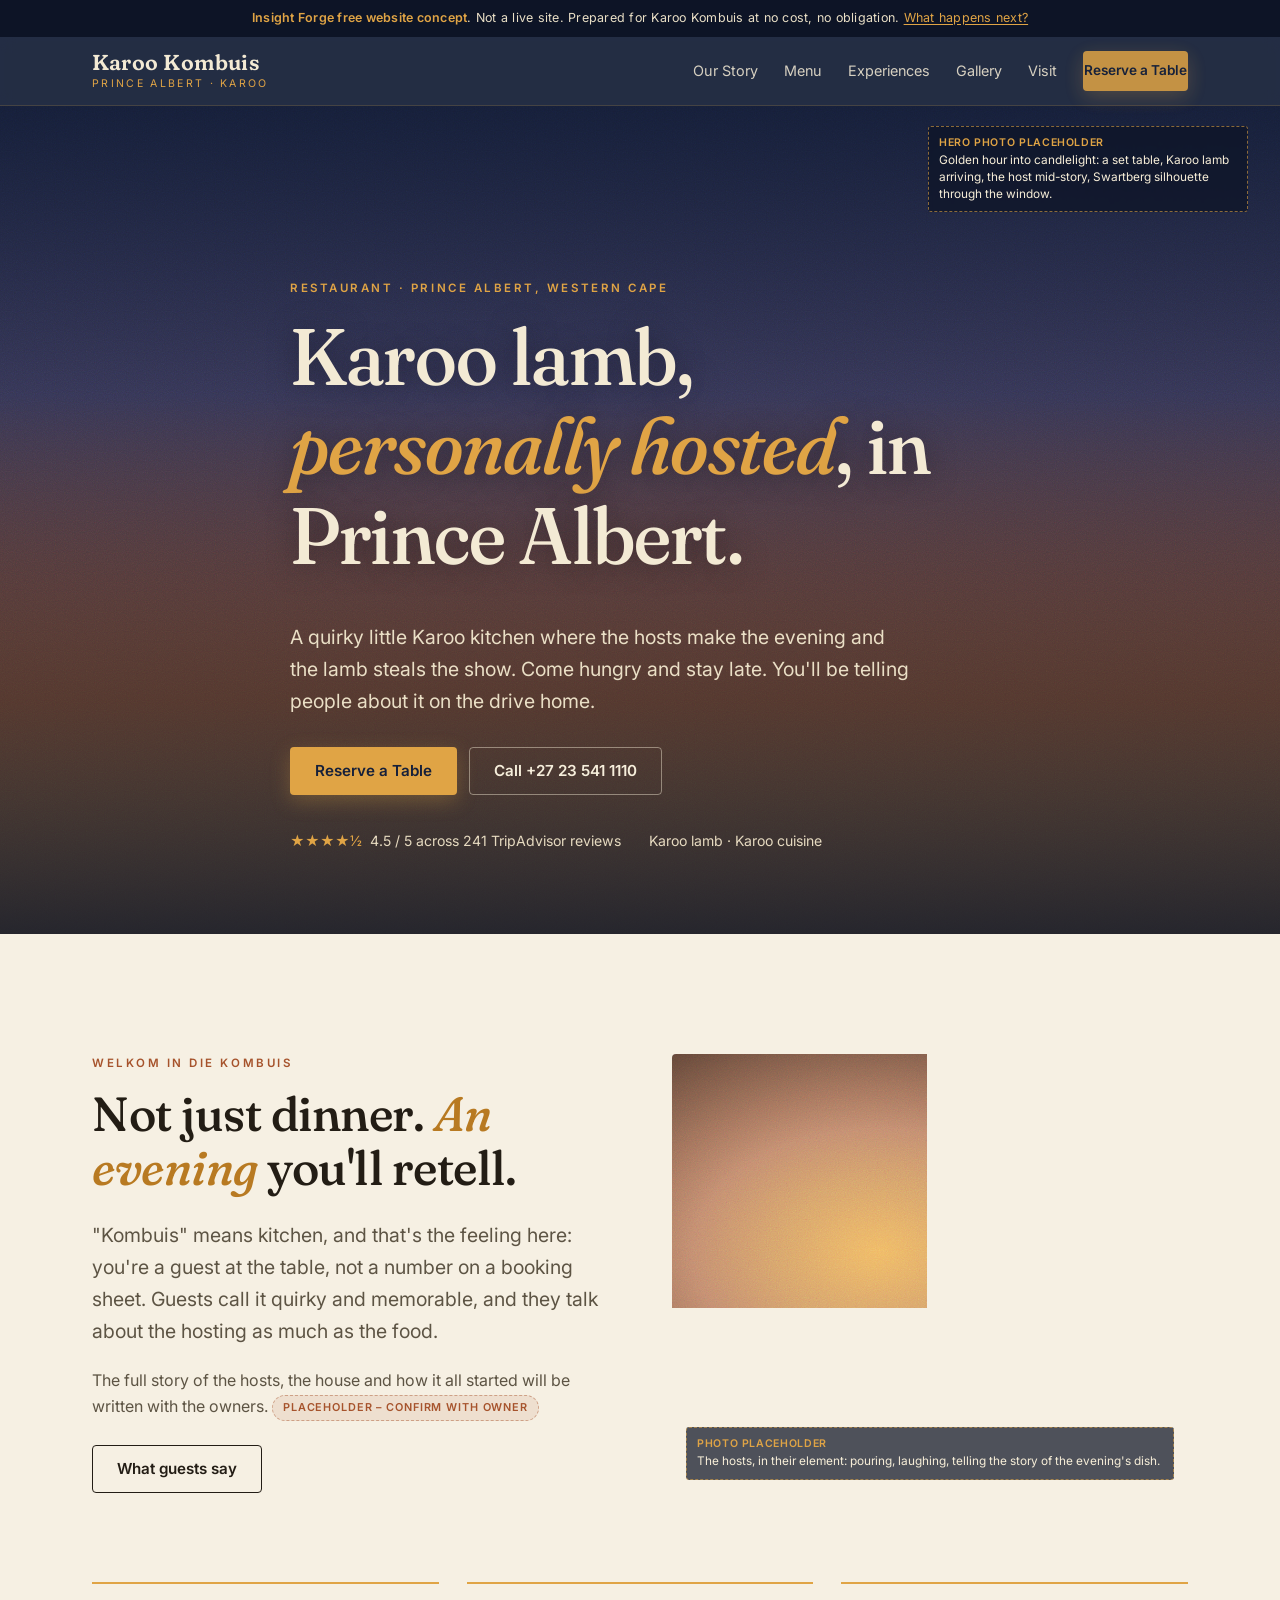
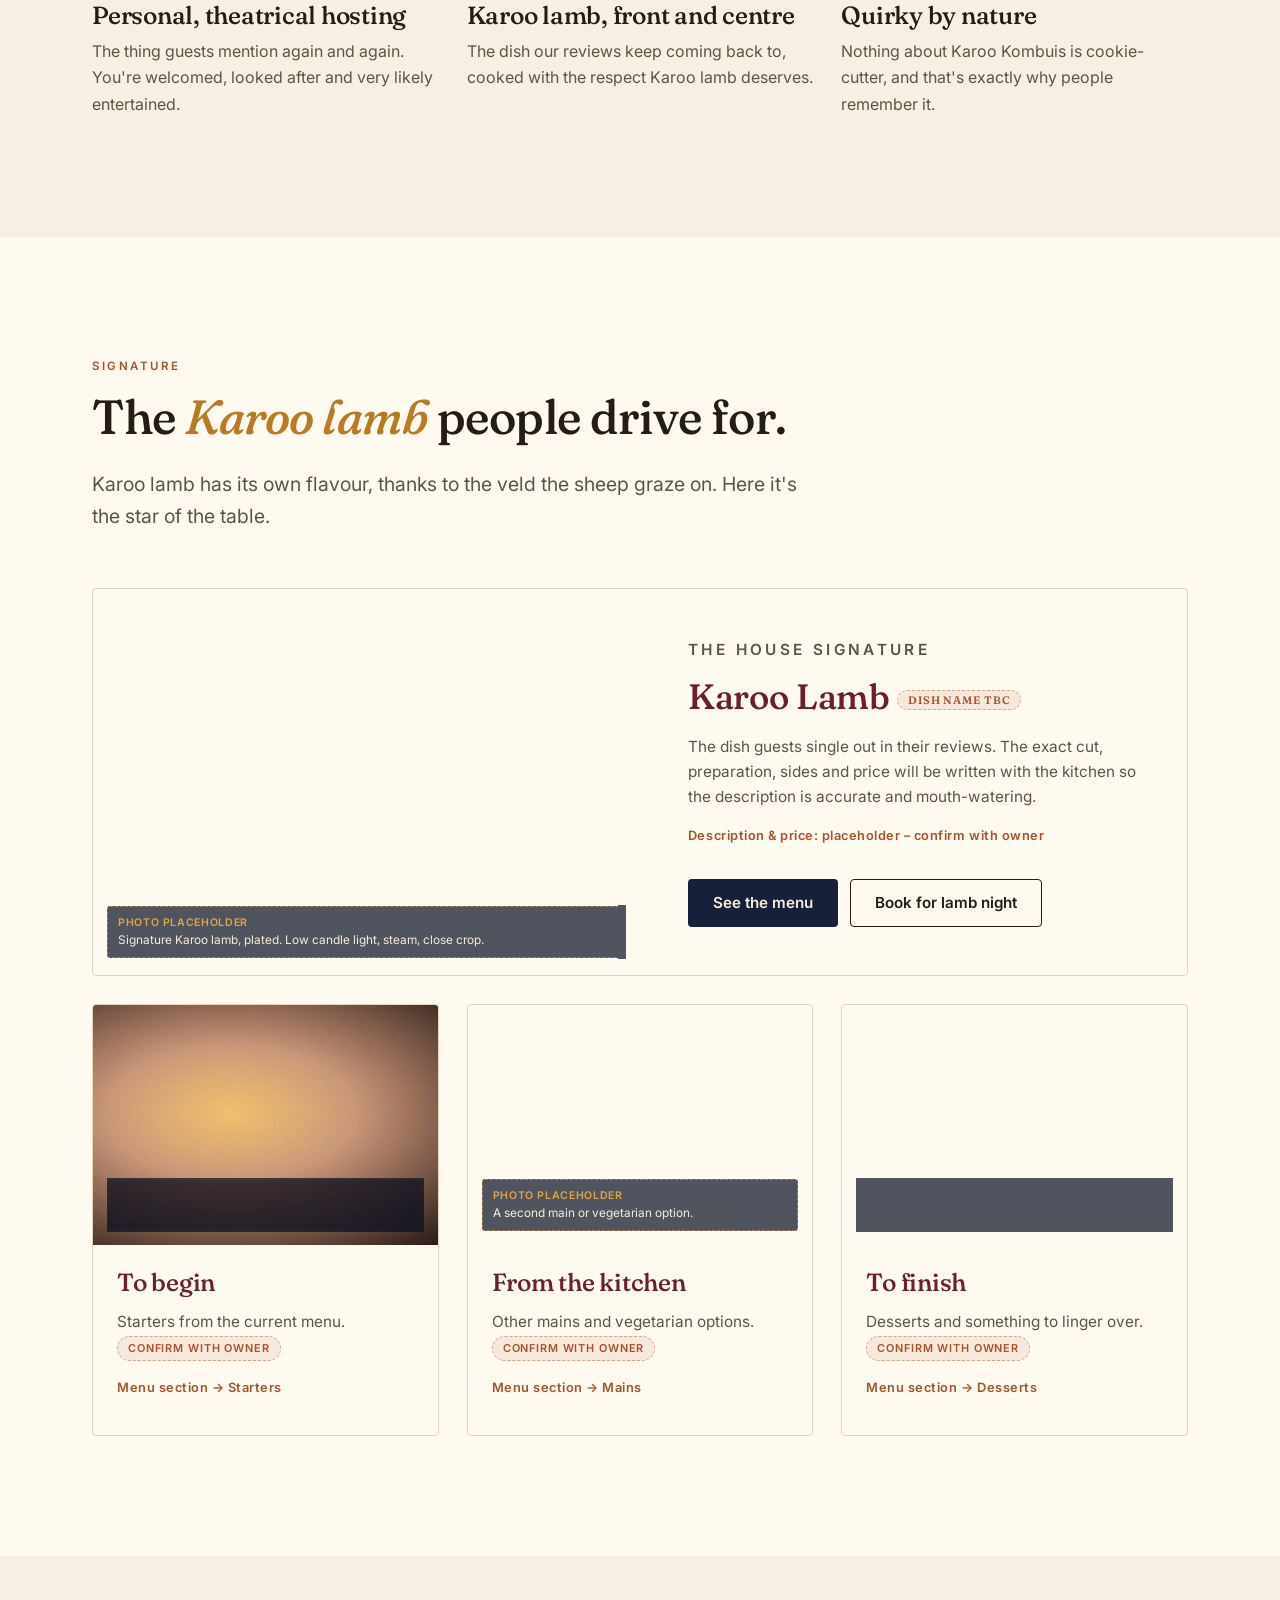
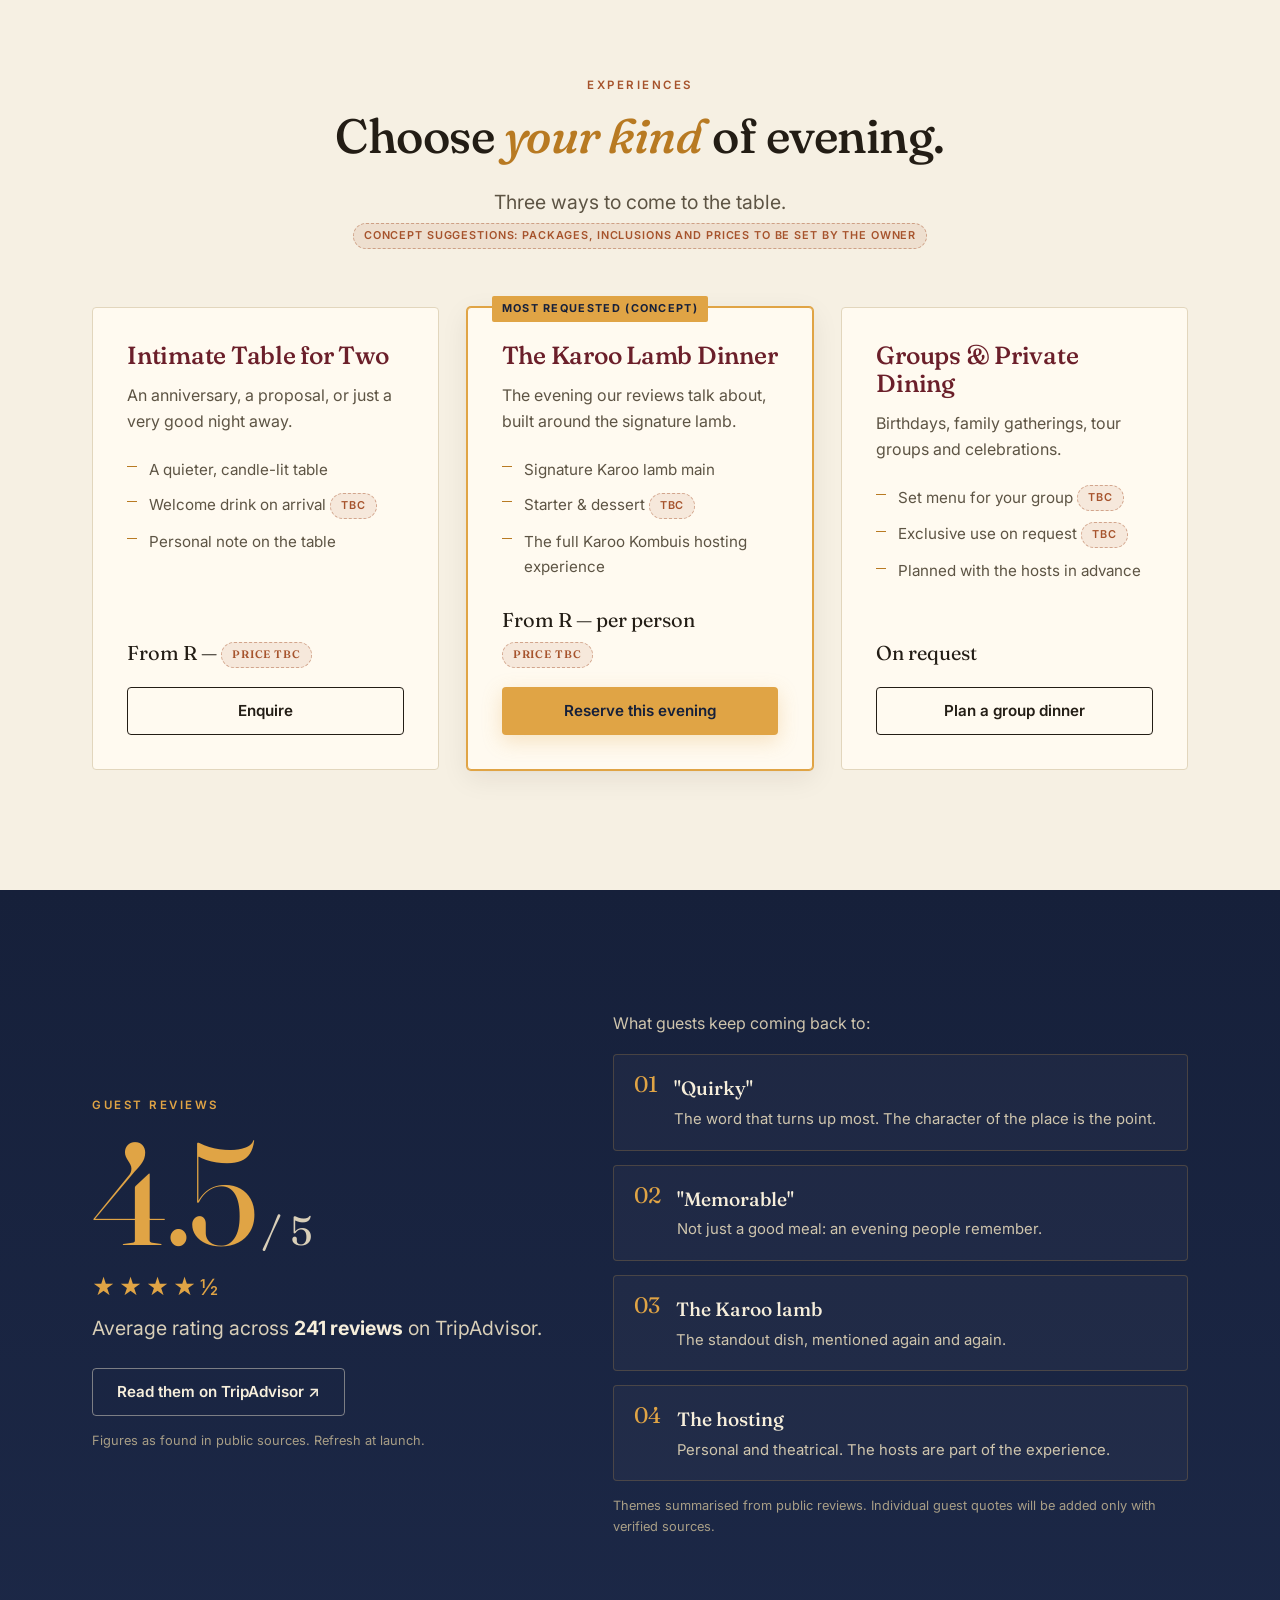
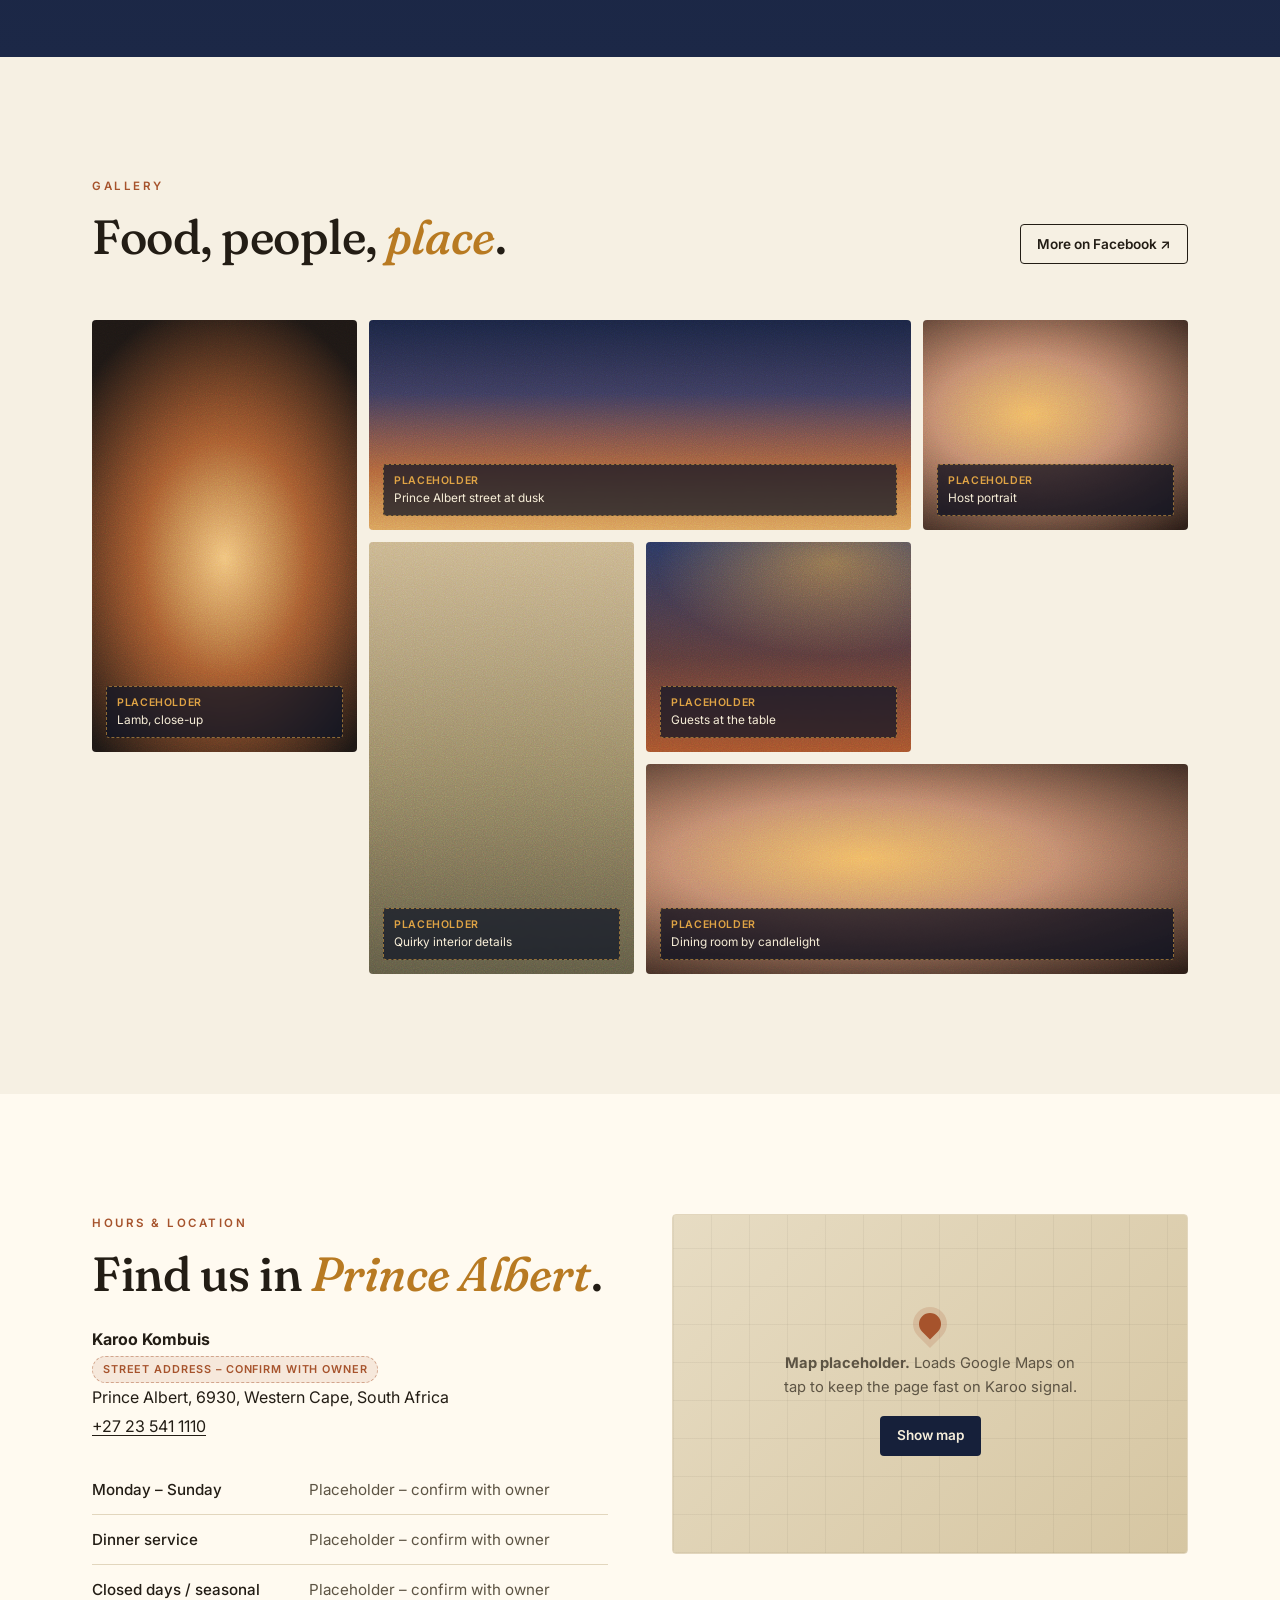
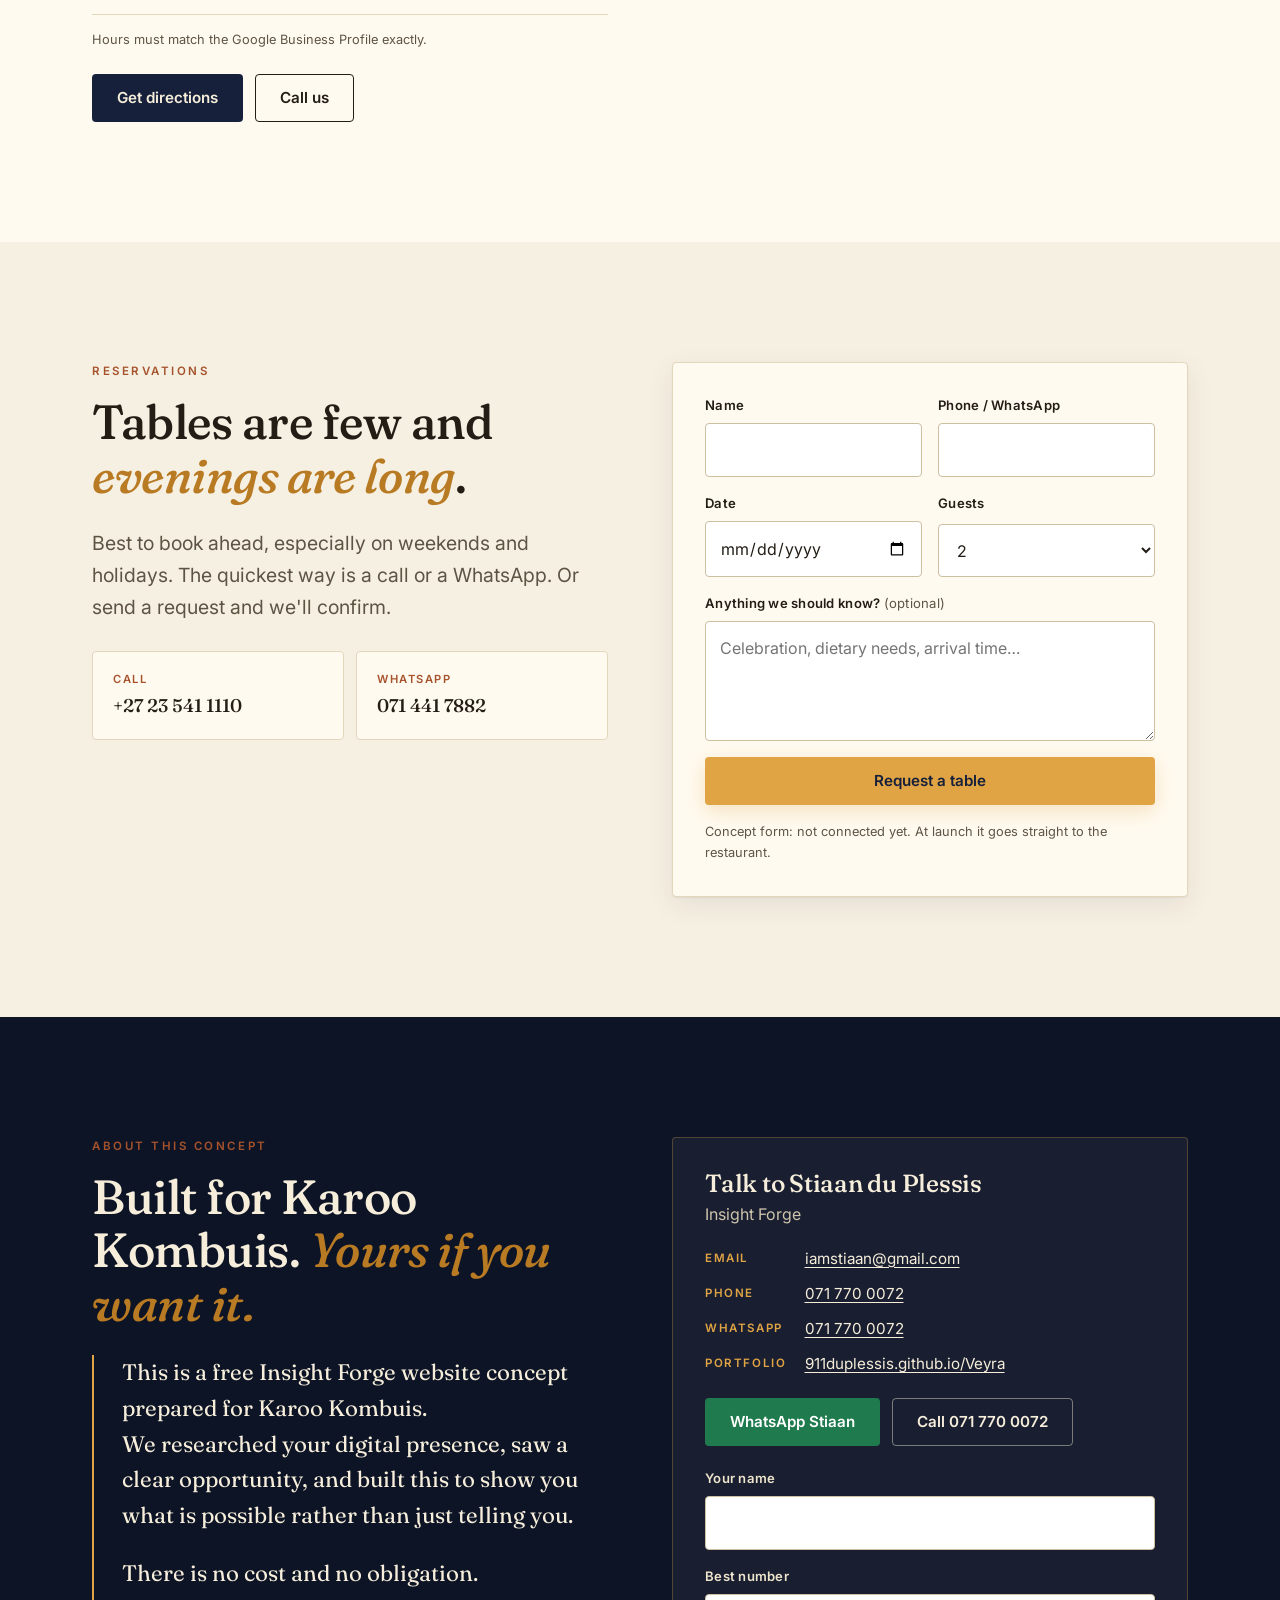
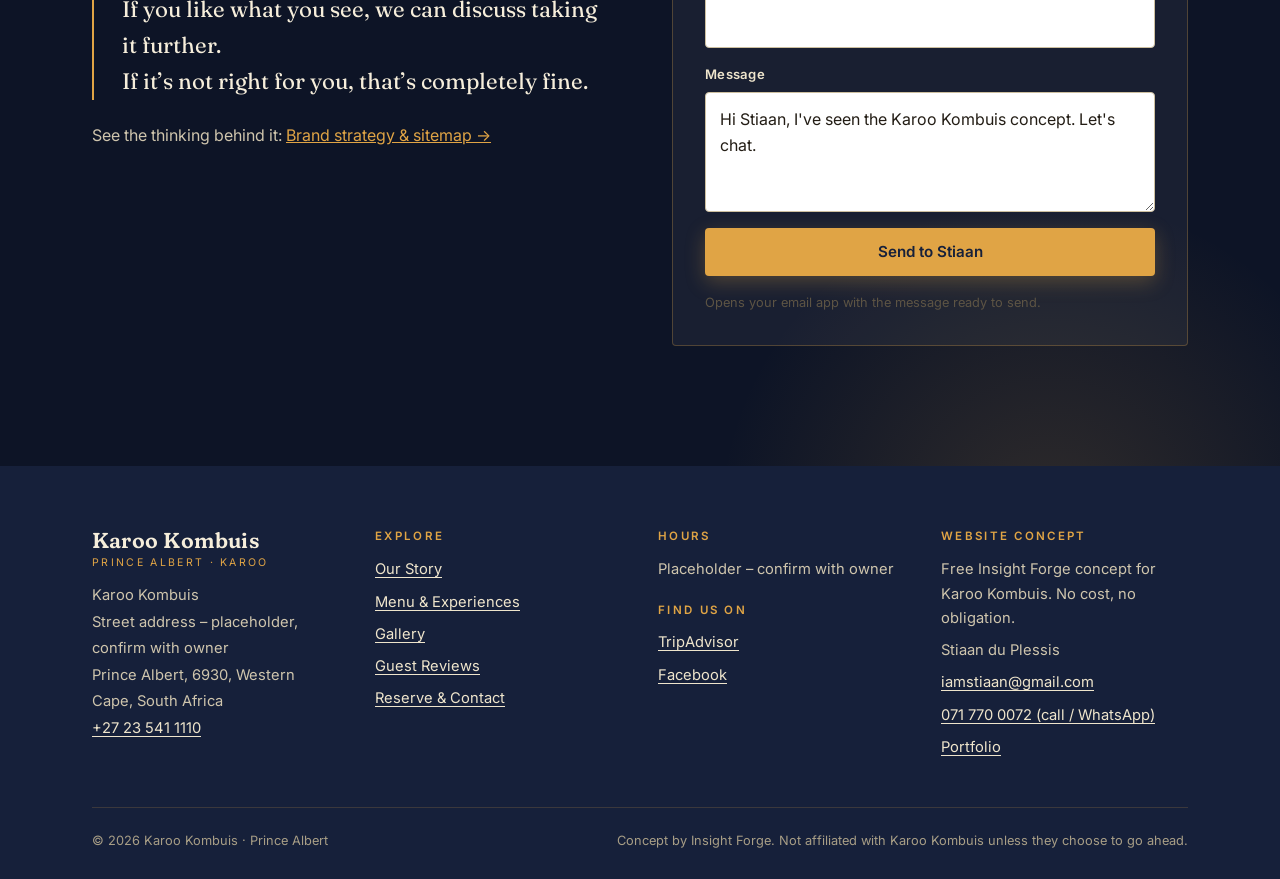
<file: index.html>
<!doctype html>
<html lang="en-ZA" class="no-js">
<head>
<meta charset="utf-8">
<meta name="viewport" content="width=device-width,initial-scale=1,viewport-fit=cover">
<title>Karoo Kombuis | Restaurant in Prince Albert, Karoo Lamb &amp; Karoo Cuisine</title>
<meta name="description" content="Karoo Kombuis is a quirky, personally hosted restaurant in Prince Albert, Western Cape, loved for its Karoo lamb. Rated 4.5/5 across 241 TripAdvisor reviews. Reserve a table.">
<link rel="canonical" href="https://911duplessis.github.io/Karoo-Kombuis-Website/"><!-- Swap to final domain at launch -->
<meta property="og:type" content="restaurant">
<meta property="og:site_name" content="Karoo Kombuis">
<meta property="og:title" content="Karoo Kombuis | Karoo lamb, personally hosted, in Prince Albert">
<meta property="og:description" content="A quirky, memorable Karoo kitchen in Prince Albert. 4.5★ across 241 TripAdvisor reviews. Reserve a table.">
<meta property="og:url" content="https://911duplessis.github.io/Karoo-Kombuis-Website/">
<meta property="og:image" content="https://911duplessis.github.io/Karoo-Kombuis-Website/assets/og-image.jpg"><!-- Concept card; replace with real hero photo at launch -->
<meta property="og:image:width" content="1200">
<meta property="og:image:height" content="630">
<meta property="og:image:alt" content="Karoo Kombuis, personally hosted: Prince Albert, Karoo">
<meta property="og:locale" content="en_ZA">
<meta name="twitter:card" content="summary_large_image">
<meta name="theme-color" content="#16203a">
<meta name="geo.region" content="ZA-WC">
<meta name="geo.placename" content="Prince Albert">
<link rel="preconnect" href="https://fonts.googleapis.com">
<link rel="preconnect" href="https://fonts.gstatic.com" crossorigin>
<link rel="stylesheet" href="https://fonts.googleapis.com/css2?family=Fraunces:ital,opsz,wght,SOFT,WONK@0,9..144,300..700,0..100,0..1;1,9..144,300..700,0..100,0..1&family=Inter:wght@400;500;600;700&display=swap">
<link rel="stylesheet" href="assets/site.css">
<script type="application/ld+json">
{
  "@context": "https://schema.org",
  "@type": "Restaurant",
  "name": "Karoo Kombuis",
  "description": "Quirky, personally hosted restaurant in Prince Albert, Western Cape, known for Karoo lamb.",
  "url": "https://911duplessis.github.io/Karoo-Kombuis-Website/",
  "telephone": "+27 23 541 1110",
  "servesCuisine": ["Karoo", "South African"],
  "priceRange": "PLACEHOLDER – confirm with owner",
  "acceptsReservations": true,
  "menu": "https://911duplessis.github.io/Karoo-Kombuis-Website/menu.html",
  "image": "https://911duplessis.github.io/Karoo-Kombuis-Website/assets/og-image.jpg",
  "address": {
    "@type": "PostalAddress",
    "streetAddress": "PLACEHOLDER – confirm with owner",
    "addressLocality": "Prince Albert",
    "addressRegion": "Western Cape",
    "postalCode": "6930",
    "addressCountry": "ZA"
  },
  "openingHoursSpecification": [],
  "sameAs": []
}
</script>
</head>
<body class="has-mobile-cta">
<a class="skip" href="#main">Skip to content</a>
<div class="concept-bar"><strong>Insight Forge free website concept</strong>. Not a live site. Prepared for Karoo Kombuis at no cost, no obligation. <a href="#next-steps">What happens next?</a></div>

<header class="site-header">
  <nav class="wrap nav" aria-label="Primary">
    <a class="brand" href="index.html" aria-label="Karoo Kombuis home"><b>Karoo Kombuis</b><small>Prince Albert · Karoo</small></a>
    <button class="nav-toggle" aria-expanded="false" aria-controls="nav-links">Menu</button>
    <ul class="nav-links" id="nav-links">
      <li><a href="#story">Our Story</a></li>
      <li><a href="menu.html">Menu</a></li>
      <li><a href="#experiences">Experiences</a></li>
      <li><a href="#gallery">Gallery</a></li>
      <li><a href="#visit">Visit</a></li>
      <li><a class="btn btn-primary btn-sm" href="contact.html">Reserve a Table</a></li>
    </ul>
  </nav>
</header>

<main id="main">

  <!-- HERO -->
  <section class="hero" aria-labelledby="hero-title">
    <div class="ph dusk" role="img" aria-label="Photo placeholder: candle-lit dinner table at dusk in Prince Albert"></div>
    <div class="hero-shade" aria-hidden="true"></div>
    <span class="ph-label hero-label"><b>Hero photo placeholder</b>Golden hour into candlelight: a set table, Karoo lamb arriving, the host mid-story, Swartberg silhouette through the window.</span>
    <div class="wrap hero-inner on-dark">
      <p class="eyebrow">Restaurant · Prince Albert, Western Cape</p>
      <h1 id="hero-title">Karoo lamb, <em>personally hosted</em>, in Prince Albert.</h1>
      <p class="lead">A quirky little Karoo kitchen where the hosts make the evening and the lamb steals the show. Come hungry and stay late. You'll be telling people about it on the drive home.</p>
      <div class="btn-row">
        <a class="btn btn-primary" href="contact.html">Reserve a Table</a>
        <a class="btn btn-ghost" href="tel:+27235411110">Call +27 23 541 1110</a>
      </div>
      <div class="hero-meta">
        <span><span class="star" aria-hidden="true">★★★★½</span> 4.5 / 5 across 241 TripAdvisor reviews</span>
        <span>Karoo lamb · Karoo cuisine</span>
      </div>
    </div>
  </section>

  <!-- STORY / DIFFERENCE -->
  <section id="story" aria-labelledby="story-title">
    <div class="wrap">
      <div class="split">
        <div class="reveal">
          <p class="eyebrow">Welkom in die kombuis</p>
          <h2 id="story-title">Not just dinner. <em>An evening</em> you'll retell.</h2>
          <p class="lead">"Kombuis" means kitchen, and that's the feeling here: you're a guest at the table, not a number on a booking sheet. Guests call it quirky and memorable, and they talk about the hosting as much as the food.</p>
          <p style="color:var(--sub)">The full story of the hosts, the house and how it all started will be written with the owners. <span class="tbc">Placeholder – confirm with owner</span></p>
          <a class="btn btn-outline" href="#reviews" style="margin-top:8px">What guests say</a>
        </div>
        <div class="ph warm reveal" style="min-height:440px" role="img" aria-label="Photo placeholder: the hosts at the table">
          <span class="ph-label"><b>Photo placeholder</b>The hosts, in their element: pouring, laughing, telling the story of the evening's dish.</span>
        </div>
      </div>

      <div class="grid g3" style="margin-top:clamp(48px,7vw,88px)">
        <div class="pillar reveal"><h3>Personal, theatrical hosting</h3><p>The thing guests mention again and again. You're welcomed, looked after and very likely entertained.</p></div>
        <div class="pillar reveal"><h3>Karoo lamb, front and centre</h3><p>The dish our reviews keep coming back to, cooked with the respect Karoo lamb deserves.</p></div>
        <div class="pillar reveal"><h3>Quirky by nature</h3><p>Nothing about Karoo Kombuis is cookie-cutter, and that's exactly why people remember it.</p></div>
      </div>
    </div>
  </section>

  <!-- SIGNATURE -->
  <section id="signature" class="on-paper" aria-labelledby="sig-title">
    <div class="wrap">
      <div class="section-head">
        <p class="eyebrow">Signature</p>
        <h2 id="sig-title">The <em>Karoo lamb</em> people drive for.</h2>
        <p class="lead">Karoo lamb has its own flavour, thanks to the veld the sheep graze on. Here it's the star of the table.</p>
      </div>
      <div class="grid g3">
        <article class="dish reveal" style="grid-column:1/-1">
          <div class="split" style="gap:0">
            <div class="ph table" style="min-height:380px;border-radius:0" role="img" aria-label="Photo placeholder: signature Karoo lamb dish">
              <span class="ph-label"><b>Photo placeholder</b>Signature Karoo lamb, plated. Low candle light, steam, close crop.</span>
            </div>
            <div class="dish-body" style="padding:clamp(24px,4vw,48px)">
              <p class="eyebrow">The house signature</p>
              <h3 style="font-size:clamp(1.6rem,3vw,2.2rem)">Karoo Lamb <span class="tbc">Dish name TBC</span></h3>
              <p>The dish guests single out in their reviews. The exact cut, preparation, sides and price will be written with the kitchen so the description is accurate and mouth-watering.</p>
              <p class="meta">Description &amp; price: placeholder – confirm with owner</p>
              <div class="btn-row" style="margin-top:20px"><a class="btn btn-dark" href="menu.html">See the menu</a><a class="btn btn-outline" href="contact.html">Book for lamb night</a></div>
            </div>
          </div>
        </article>
        <article class="dish reveal">
          <div class="ph warm" role="img" aria-label="Photo placeholder: starter"><span class="ph-label"><b>Photo placeholder</b>A starter from the current menu.</span></div>
          <div class="dish-body"><h3>To begin</h3><p>Starters from the current menu. <span class="tbc">Confirm with owner</span></p><p class="meta">Menu section → Starters</p></div>
        </article>
        <article class="dish reveal">
          <div class="ph veld" role="img" aria-label="Photo placeholder: Karoo main course"><span class="ph-label"><b>Photo placeholder</b>A second main or vegetarian option.</span></div>
          <div class="dish-body"><h3>From the kitchen</h3><p>Other mains and vegetarian options. <span class="tbc">Confirm with owner</span></p><p class="meta">Menu section → Mains</p></div>
        </article>
        <article class="dish reveal">
          <div class="ph dusk" role="img" aria-label="Photo placeholder: dessert"><span class="ph-label"><b>Photo placeholder</b>Dessert by candlelight.</span></div>
          <div class="dish-body"><h3>To finish</h3><p>Desserts and something to linger over. <span class="tbc">Confirm with owner</span></p><p class="meta">Menu section → Desserts</p></div>
        </article>
      </div>
    </div>
  </section>

  <!-- EXPERIENCES / PACKAGES -->
  <section id="experiences" aria-labelledby="exp-title">
    <div class="wrap">
      <div class="section-head center">
        <p class="eyebrow">Experiences</p>
        <h2 id="exp-title">Choose <em>your kind</em> of evening.</h2>
        <p class="lead">Three ways to come to the table. <span class="tbc">Concept suggestions: packages, inclusions and prices to be set by the owner</span></p>
      </div>
      <div class="grid g3">
        <article class="pkg reveal">
          <h3>Intimate Table for Two</h3>
          <p style="color:var(--sub)">An anniversary, a proposal, or just a very good night away.</p>
          <ul><li>A quieter, candle-lit table</li><li>Welcome drink on arrival <span class="tbc">TBC</span></li><li>Personal note on the table</li></ul>
          <p class="price">From R — <span class="tbc">Price TBC</span></p>
          <a class="btn btn-outline" href="contact.html?experience=table-for-two">Enquire</a>
        </article>
        <article class="pkg featured reveal">
          <span class="flag">Most requested (concept)</span>
          <h3>The Karoo Lamb Dinner</h3>
          <p style="color:var(--sub)">The evening our reviews talk about, built around the signature lamb.</p>
          <ul><li>Signature Karoo lamb main</li><li>Starter &amp; dessert <span class="tbc">TBC</span></li><li>The full Karoo Kombuis hosting experience</li></ul>
          <p class="price">From R — per person <span class="tbc">Price TBC</span></p>
          <a class="btn btn-primary" href="contact.html?experience=lamb-dinner">Reserve this evening</a>
        </article>
        <article class="pkg reveal">
          <h3>Groups &amp; Private Dining</h3>
          <p style="color:var(--sub)">Birthdays, family gatherings, tour groups and celebrations.</p>
          <ul><li>Set menu for your group <span class="tbc">TBC</span></li><li>Exclusive use on request <span class="tbc">TBC</span></li><li>Planned with the hosts in advance</li></ul>
          <p class="price">On request</p>
          <a class="btn btn-outline" href="contact.html?experience=group">Plan a group dinner</a>
        </article>
      </div>
    </div>
  </section>

  <!-- REVIEWS -->
  <section id="reviews" class="on-dark-2" aria-labelledby="rev-title">
    <div class="wrap">
      <div class="proof">
        <div class="reveal">
          <p class="eyebrow">Guest reviews</p>
          <h2 id="rev-title" class="sr-only">Guest reviews</h2>
          <div class="score">4.5<small>/ 5</small></div>
          <div class="stars" aria-hidden="true">★★★★½</div>
          <p class="lead" style="margin-bottom:24px">Average rating across <b style="color:#f6eedb">241 reviews</b> on TripAdvisor.</p>
          <a class="btn btn-ghost" href="https://www.tripadvisor.com/Search?q=Karoo%20Kombuis%20Prince%20Albert" target="_blank" rel="noopener">Read them on TripAdvisor ↗</a>
          <p class="form-note" style="margin-top:14px;color:#a89e86">Figures as found in public sources. Refresh at launch.</p>
        </div>
        <div class="reveal">
          <p style="color:#cfc5ad;margin-bottom:18px">What guests keep coming back to:</p>
          <ul class="theme-list">
            <li><i aria-hidden="true">01</i><div><b>"Quirky"</b><span>The word that turns up most. The character of the place is the point.</span></div></li>
            <li><i aria-hidden="true">02</i><div><b>"Memorable"</b><span>Not just a good meal: an evening people remember.</span></div></li>
            <li><i aria-hidden="true">03</i><div><b>The Karoo lamb</b><span>The standout dish, mentioned again and again.</span></div></li>
            <li><i aria-hidden="true">04</i><div><b>The hosting</b><span>Personal and theatrical. The hosts are part of the experience.</span></div></li>
          </ul>
          <p class="form-note" style="margin-top:14px;color:#a89e86">Themes summarised from public reviews. Individual guest quotes will be added only with verified sources.</p>
        </div>
      </div>
    </div>
  </section>

  <!-- GALLERY TEASER -->
  <section id="gallery" aria-labelledby="gal-title">
    <div class="wrap">
      <div class="section-head" style="display:flex;flex-wrap:wrap;justify-content:space-between;align-items:end;gap:16px;max-width:none">
        <div><p class="eyebrow">Gallery</p><h2 id="gal-title" style="margin:0">Food, people, <em>place</em>.</h2></div>
        <a class="btn btn-outline btn-sm" href="https://www.facebook.com/search/top?q=Karoo%20Kombuis" target="_blank" rel="noopener">More on Facebook ↗</a>
      </div>
      <div class="gallery">
        <div class="ph table tall" role="img" aria-label="Photo placeholder: Karoo lamb close-up"><span class="ph-label"><b>Placeholder</b>Lamb, close-up</span></div>
        <div class="ph dusk wide" role="img" aria-label="Photo placeholder: Prince Albert at dusk"><span class="ph-label"><b>Placeholder</b>Prince Albert street at dusk</span></div>
        <div class="ph warm" role="img" aria-label="Photo placeholder: host portrait"><span class="ph-label"><b>Placeholder</b>Host portrait</span></div>
        <div class="ph veld tall" role="img" aria-label="Photo placeholder: interior details"><span class="ph-label"><b>Placeholder</b>Quirky interior details</span></div>
        <div class="ph" role="img" aria-label="Photo placeholder: guests at the table"><span class="ph-label"><b>Placeholder</b>Guests at the table</span></div>
        <div class="ph warm wide" role="img" aria-label="Photo placeholder: candle-lit dining room"><span class="ph-label"><b>Placeholder</b>Dining room by candlelight</span></div>
      </div>
    </div>
  </section>

  <!-- VISIT -->
  <section id="visit" class="on-paper" aria-labelledby="visit-title">
    <div class="wrap">
      <div class="split" style="align-items:start">
        <div>
          <p class="eyebrow">Hours &amp; location</p>
          <h2 id="visit-title">Find us in <em>Prince Albert</em>.</h2>
          <address class="nap" style="margin-bottom:24px">
            <b>Karoo Kombuis</b><br>
            <span class="tbc">Street address – confirm with owner</span><br>
            Prince Albert, 6930, Western Cape, South Africa<br>
            <a href="tel:+27235411110">+27 23 541 1110</a>
          </address>
          <table class="hours">
            <caption class="sr-only">Opening hours</caption>
            <tbody>
              <tr><th scope="row">Monday – Sunday</th><td>Placeholder – confirm with owner</td></tr>
              <tr><th scope="row">Dinner service</th><td>Placeholder – confirm with owner</td></tr>
              <tr><th scope="row">Closed days / seasonal</th><td>Placeholder – confirm with owner</td></tr>
            </tbody>
          </table>
          <p class="form-note" style="margin-top:14px">Hours must match the Google Business Profile exactly.</p>
          <div class="btn-row" style="margin-top:24px">
            <a class="btn btn-dark" href="https://www.google.com/maps/search/?api=1&query=Karoo%20Kombuis%20Prince%20Albert" target="_blank" rel="noopener">Get directions</a>
            <a class="btn btn-outline" href="tel:+27235411110">Call us</a>
          </div>
        </div>
        <div class="map" data-query="Karoo Kombuis, Prince Albert, Western Cape">
          <div>
            <div class="pin" aria-hidden="true"></div>
            <p><b>Map placeholder.</b> Loads Google Maps on tap to keep the page fast on Karoo signal.</p>
            <button class="btn btn-dark btn-sm" type="button" data-map-load>Show map</button>
          </div>
        </div>
      </div>
    </div>
  </section>

  <!-- RESERVE -->
  <section id="reserve" aria-labelledby="res-title">
    <div class="wrap">
      <div class="split" style="align-items:start">
        <div>
          <p class="eyebrow">Reservations</p>
          <h2 id="res-title">Tables are few and <em>evenings are long</em>.</h2>
          <p class="lead">Best to book ahead, especially on weekends and holidays. The quickest way is a call or a WhatsApp. Or send a request and we'll confirm.</p>
          <div class="quick" style="margin-top:28px">
            <a href="tel:+27235411110"><small>Call</small><b>+27 23 541 1110</b></a>
            <a href="https://wa.me/27714417882?text=Hi%2C%20I%27d%20like%20to%20book%20a%20table%20at%20Karoo%20Kombuis." target="_blank" rel="noopener"><small>WhatsApp</small><b>071 441 7882</b></a>
          </div>
        </div>
        <form class="form card lift" data-concept-booking novalidate>
          <div class="row">
            <div class="field"><label for="r-name">Name</label><input id="r-name" name="name" autocomplete="name" required></div>
            <div class="field"><label for="r-phone">Phone / WhatsApp</label><input id="r-phone" name="phone" type="tel" autocomplete="tel" required></div>
          </div>
          <div class="row">
            <div class="field"><label for="r-date">Date</label><input id="r-date" name="date" type="date" required></div>
            <div class="field"><label for="r-guests">Guests</label>
              <select id="r-guests" name="guests" required><option value="">Select</option><option>1</option><option selected>2</option><option>3</option><option>4</option><option>5</option><option>6</option><option>7–10</option><option>10+ (group)</option></select>
            </div>
          </div>
          <div class="field"><label for="r-note">Anything we should know? <span style="font-weight:400;color:var(--sub)">(optional)</span></label><textarea id="r-note" name="note" rows="3" placeholder="Celebration, dietary needs, arrival time…"></textarea></div>
          <button class="btn btn-primary" type="submit">Request a table</button>
          <p class="form-status" role="status" tabindex="-1"></p>
          <p class="form-note">Concept form: not connected yet. At launch it goes straight to the restaurant.</p>
        </form>
      </div>
    </div>
  </section>

  <!-- NEXT STEPS (Insight Forge) -->
  <section id="next-steps" class="next" aria-labelledby="next-title">
    <div class="wrap">
      <div class="split" style="align-items:start">
        <div>
          <p class="eyebrow">About this concept</p>
          <h2 id="next-title" style="color:#f6eedb">Built for Karoo Kombuis. <em>Yours if you want it.</em></h2>
          <blockquote>
            <p>This is a free Insight Forge website concept prepared for Karoo Kombuis.<br>We researched your digital presence, saw a clear opportunity, and built this to show you what is possible rather than just telling you.</p>
            <p>There is no cost and no obligation.<br>If you like what you see, we can discuss taking it further.<br>If it’s not right for you, that’s completely fine.</p>
          </blockquote>
          <p style="margin-top:22px;color:#cfc5ad">See the thinking behind it: <a href="brand-strategy.html" style="color:var(--candle)">Brand strategy &amp; sitemap →</a></p>
        </div>
        <div class="contact-card">
          <h3>Talk to Stiaan du Plessis</h3>
          <p style="color:#cfc5ad;margin:0">Insight Forge</p>
          <dl>
            <dt>Email</dt><dd><a href="mailto:iamstiaan@gmail.com?subject=Karoo%20Kombuis%20website%20concept">iamstiaan@gmail.com</a></dd>
            <dt>Phone</dt><dd><a href="tel:+27717700072">071 770 0072</a></dd>
            <dt>WhatsApp</dt><dd><a href="https://wa.me/27717700072?text=Hi%20Stiaan%2C%20I%20saw%20the%20Karoo%20Kombuis%20website%20concept." target="_blank" rel="noopener">071 770 0072</a></dd>
            <dt>Portfolio</dt><dd><a href="https://911duplessis.github.io/Veyra/" target="_blank" rel="noopener">911duplessis.github.io/Veyra</a></dd>
          </dl>
          <div class="btn-row" style="margin-bottom:22px">
            <a class="btn btn-wa" href="https://wa.me/27717700072?text=Hi%20Stiaan%2C%20I%20saw%20the%20Karoo%20Kombuis%20website%20concept." target="_blank" rel="noopener">WhatsApp Stiaan</a>
            <a class="btn btn-ghost" href="tel:+27717700072">Call 071 770 0072</a>
          </div>
          <form class="form" data-forge-enquiry>
            <div class="field"><label for="f-name" style="color:#efe5cc">Your name</label><input id="f-name" name="name" autocomplete="name" required></div>
            <div class="field"><label for="f-phone" style="color:#efe5cc">Best number</label><input id="f-phone" name="phone" type="tel" autocomplete="tel"></div>
            <div class="field"><label for="f-msg" style="color:#efe5cc">Message</label><textarea id="f-msg" name="message" rows="3">Hi Stiaan, I've seen the Karoo Kombuis concept. Let's chat.</textarea></div>
            <button class="btn btn-primary" type="submit">Send to Stiaan</button>
            <p class="form-note">Opens your email app with the message ready to send.</p>
          </form>
        </div>
      </div>
    </div>
  </section>
</main>

<footer class="site-footer">
  <div class="wrap">
    <div class="foot-grid">
      <div>
        <p class="brand" style="margin:0 0 14px"><b style="color:#f6eedb">Karoo Kombuis</b><small>Prince Albert · Karoo</small></p>
        <address class="nap">
          Karoo Kombuis<br>
          Street address – placeholder, confirm with owner<br>
          Prince Albert, 6930, Western Cape, South Africa<br>
          <a href="tel:+27235411110">+27 23 541 1110</a>
        </address>
      </div>
      <div>
        <h4>Explore</h4>
        <ul><li><a href="#story">Our Story</a></li><li><a href="menu.html">Menu &amp; Experiences</a></li><li><a href="#gallery">Gallery</a></li><li><a href="#reviews">Guest Reviews</a></li><li><a href="contact.html">Reserve &amp; Contact</a></li></ul>
      </div>
      <div>
        <h4>Hours</h4>
        <p style="margin:0">Placeholder – confirm with owner</p>
        <h4 style="margin-top:22px">Find us on</h4>
        <ul><li><a href="https://www.tripadvisor.com/Search?q=Karoo%20Kombuis%20Prince%20Albert" target="_blank" rel="noopener">TripAdvisor</a></li><li><a href="https://www.facebook.com/search/top?q=Karoo%20Kombuis" target="_blank" rel="noopener">Facebook</a></li></ul>
      </div>
      <div>
        <h4>Website concept</h4>
        <p style="margin:0 0 8px">Free Insight Forge concept for Karoo Kombuis. No cost, no obligation.</p>
        <ul><li>Stiaan du Plessis</li><li><a href="mailto:iamstiaan@gmail.com">iamstiaan@gmail.com</a></li><li><a href="https://wa.me/27717700072" target="_blank" rel="noopener">071 770 0072 (call / WhatsApp)</a></li><li><a href="https://911duplessis.github.io/Veyra/" target="_blank" rel="noopener">Portfolio</a></li></ul>
      </div>
    </div>
    <div class="foot-base">
      <p>© <span data-year>2026</span> Karoo Kombuis · Prince Albert</p>
      <p>Concept by Insight Forge. Not affiliated with Karoo Kombuis unless they choose to go ahead.</p>
    </div>
  </div>
</footer>

<div class="mobile-cta" aria-label="Quick actions">
  <a class="btn btn-ghost" href="tel:+27235411110">Call</a><a class="btn btn-wa" href="https://wa.me/27714417882?text=Hi%2C%20I%27d%20like%20to%20book%20a%20table%20at%20Karoo%20Kombuis." target="_blank" rel="noopener">WhatsApp</a>
  <a class="btn btn-primary" href="contact.html">Reserve</a>
</div>
<script src="assets/site.js" defer></script>
</body>
</html>
</file>
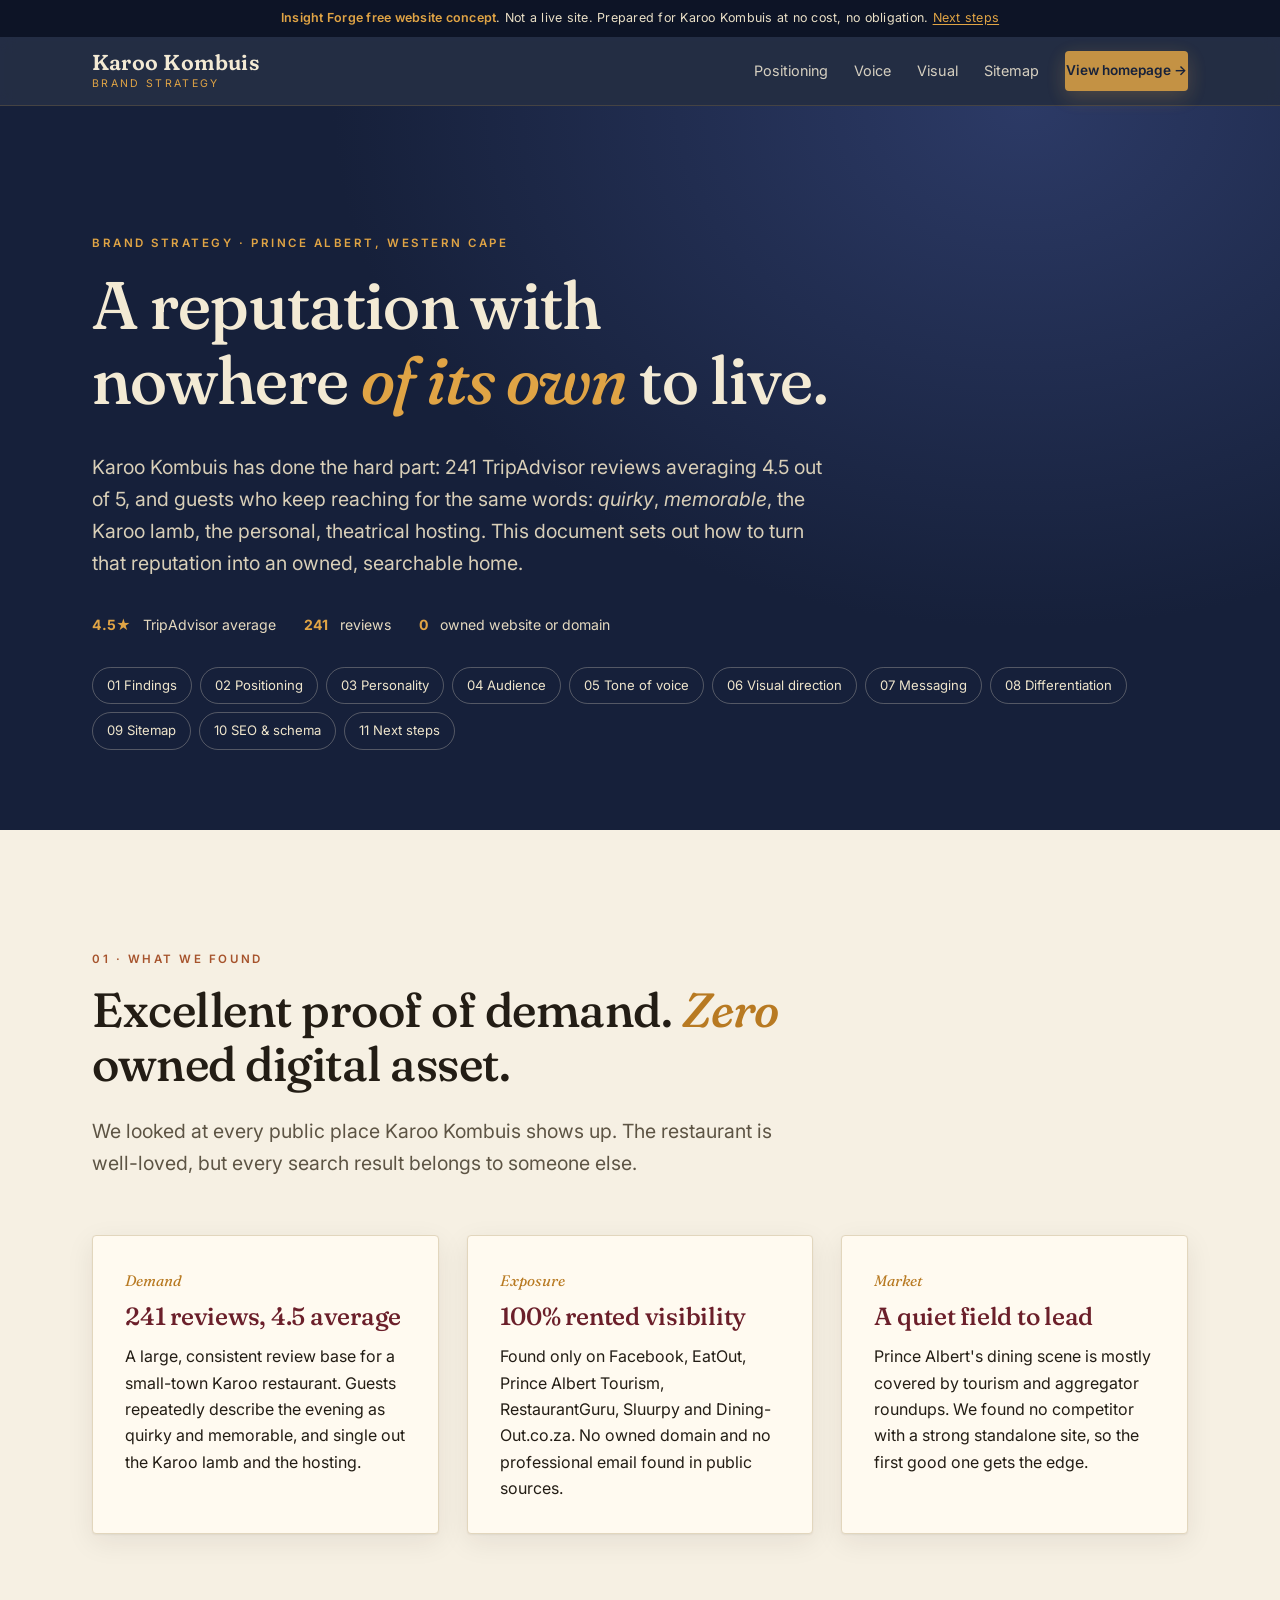
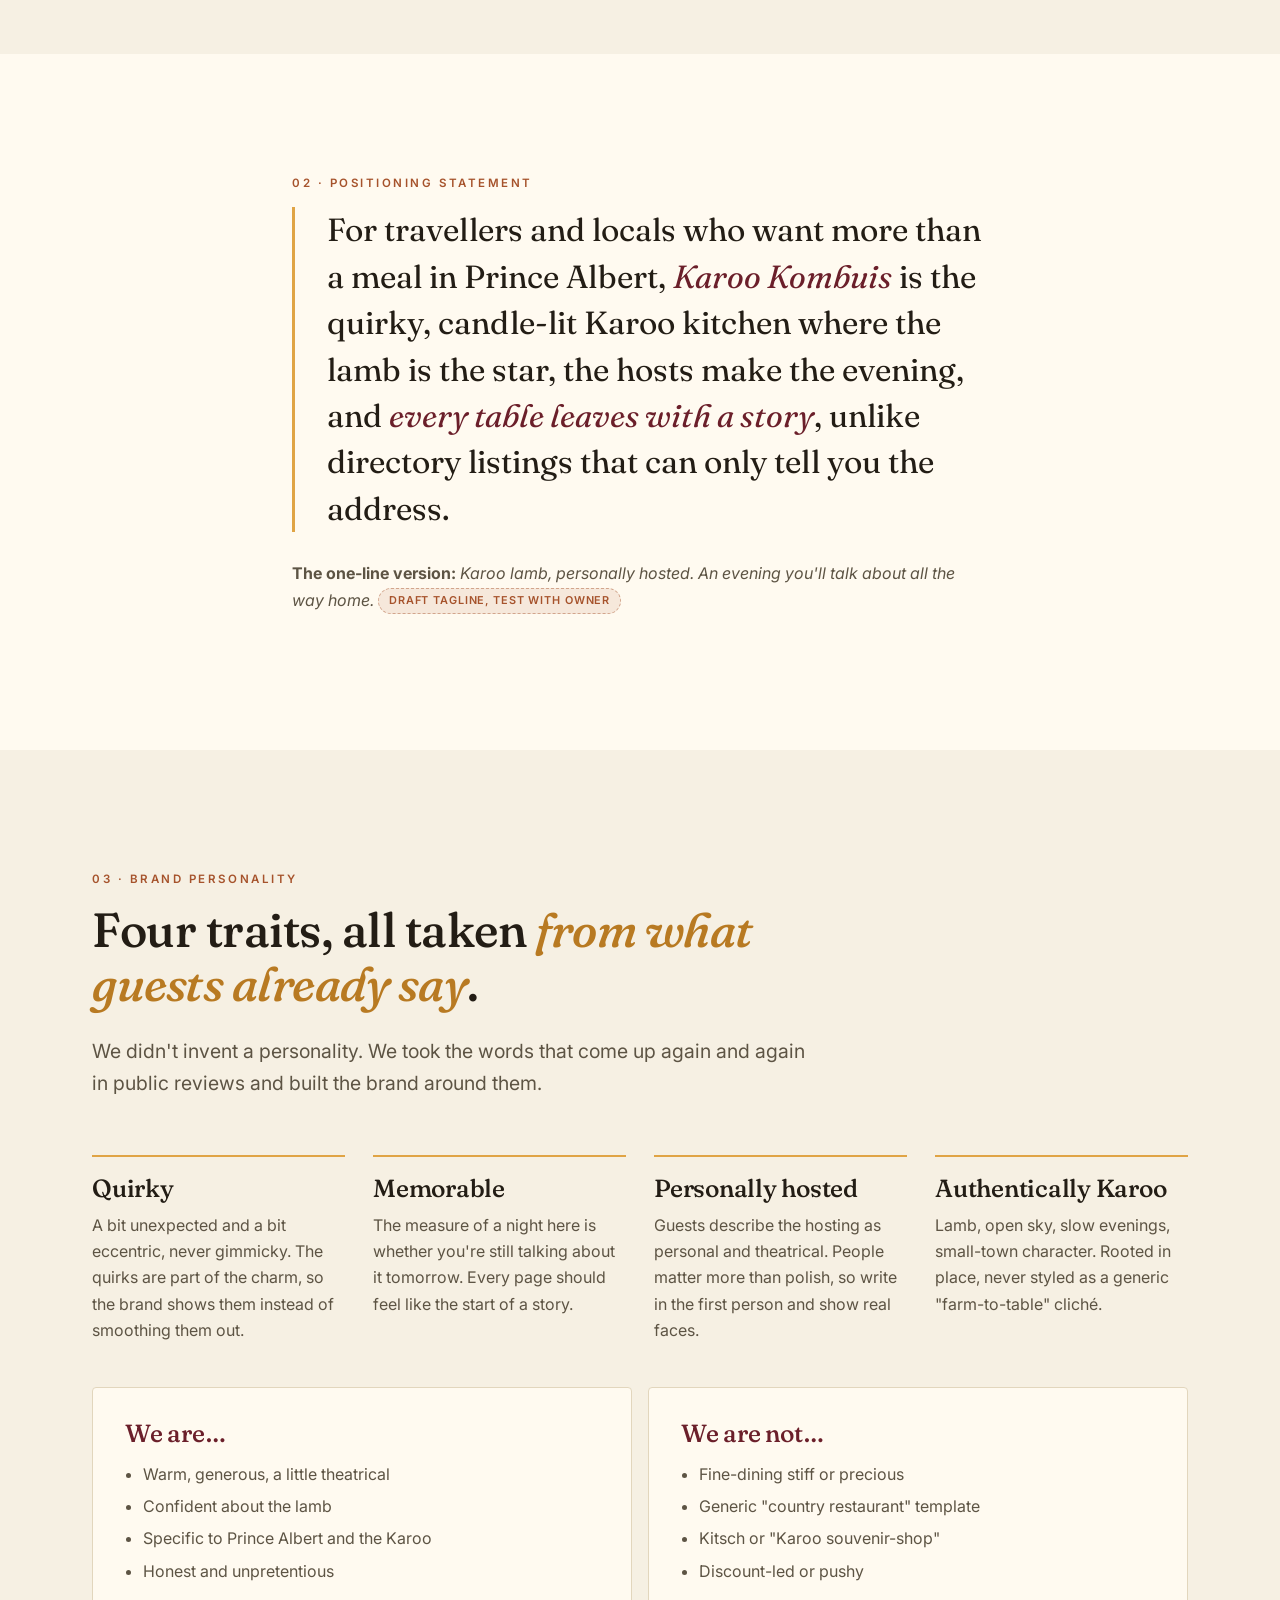
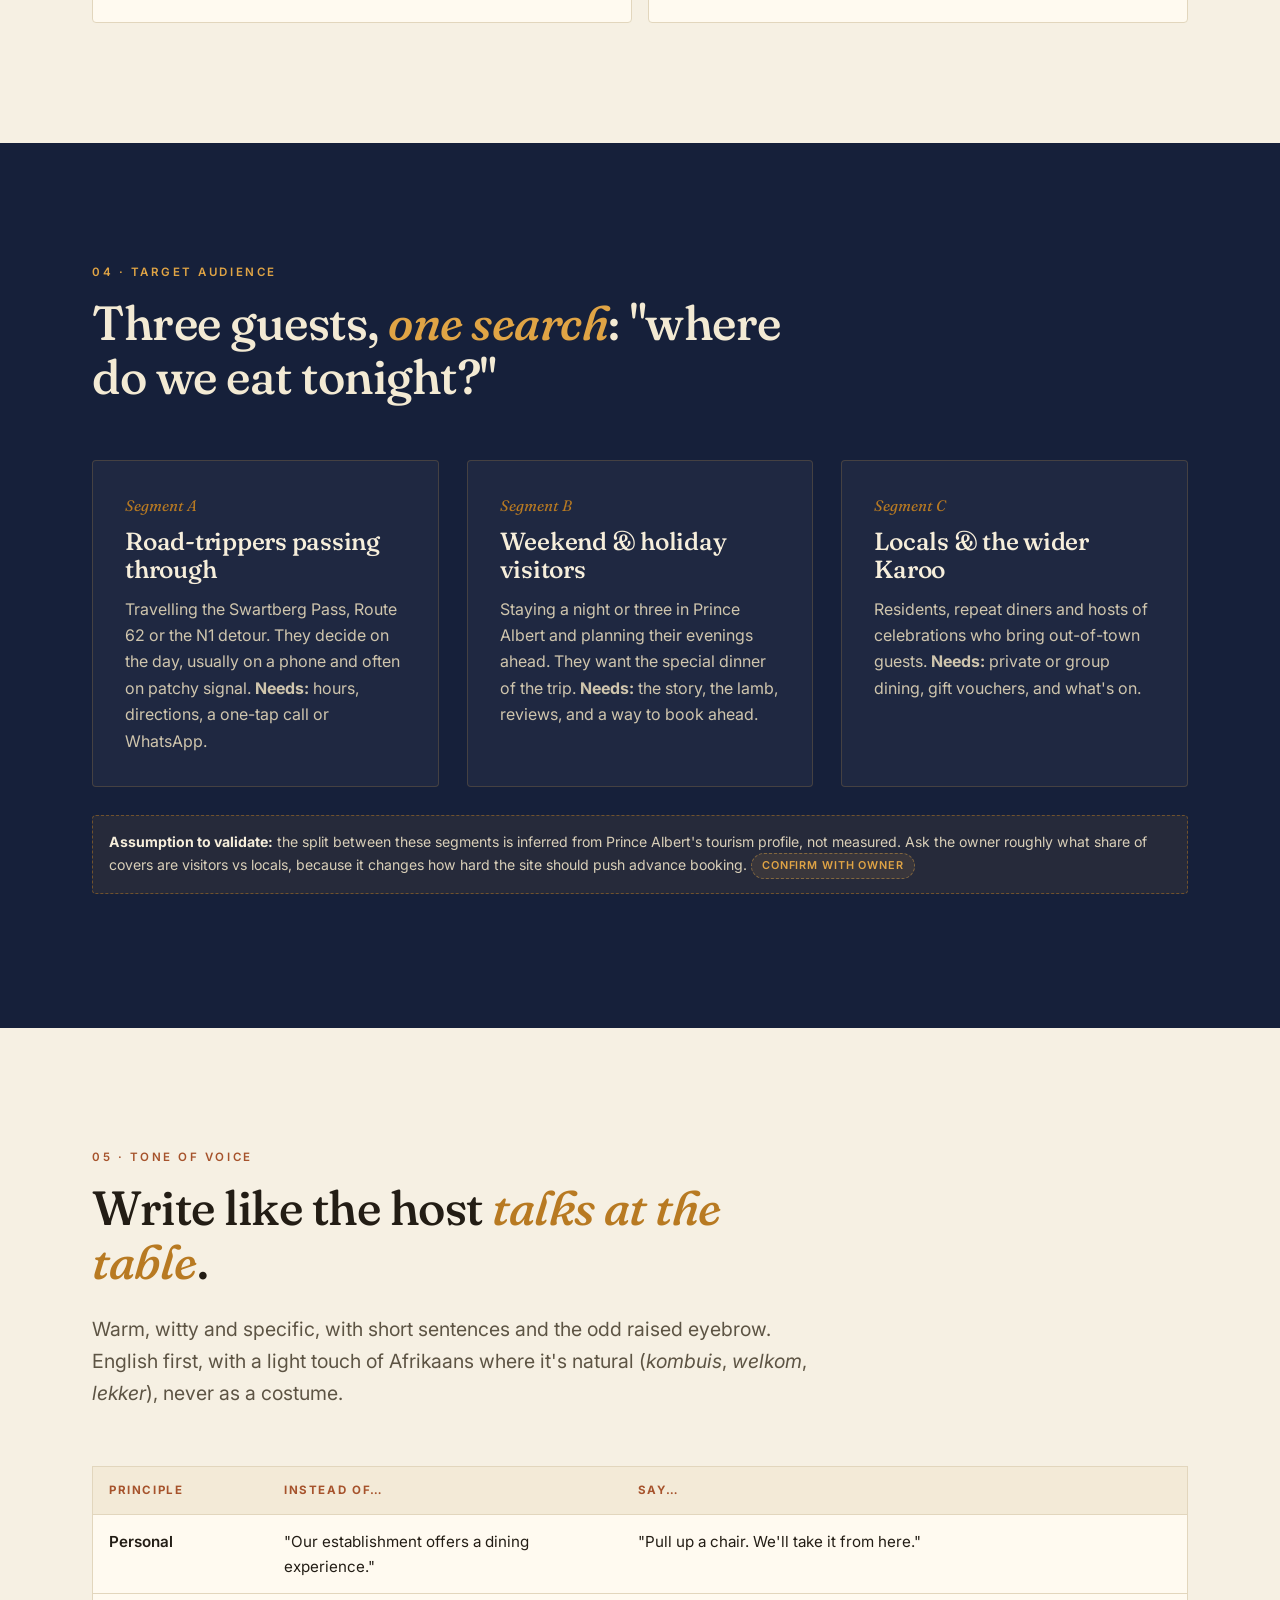
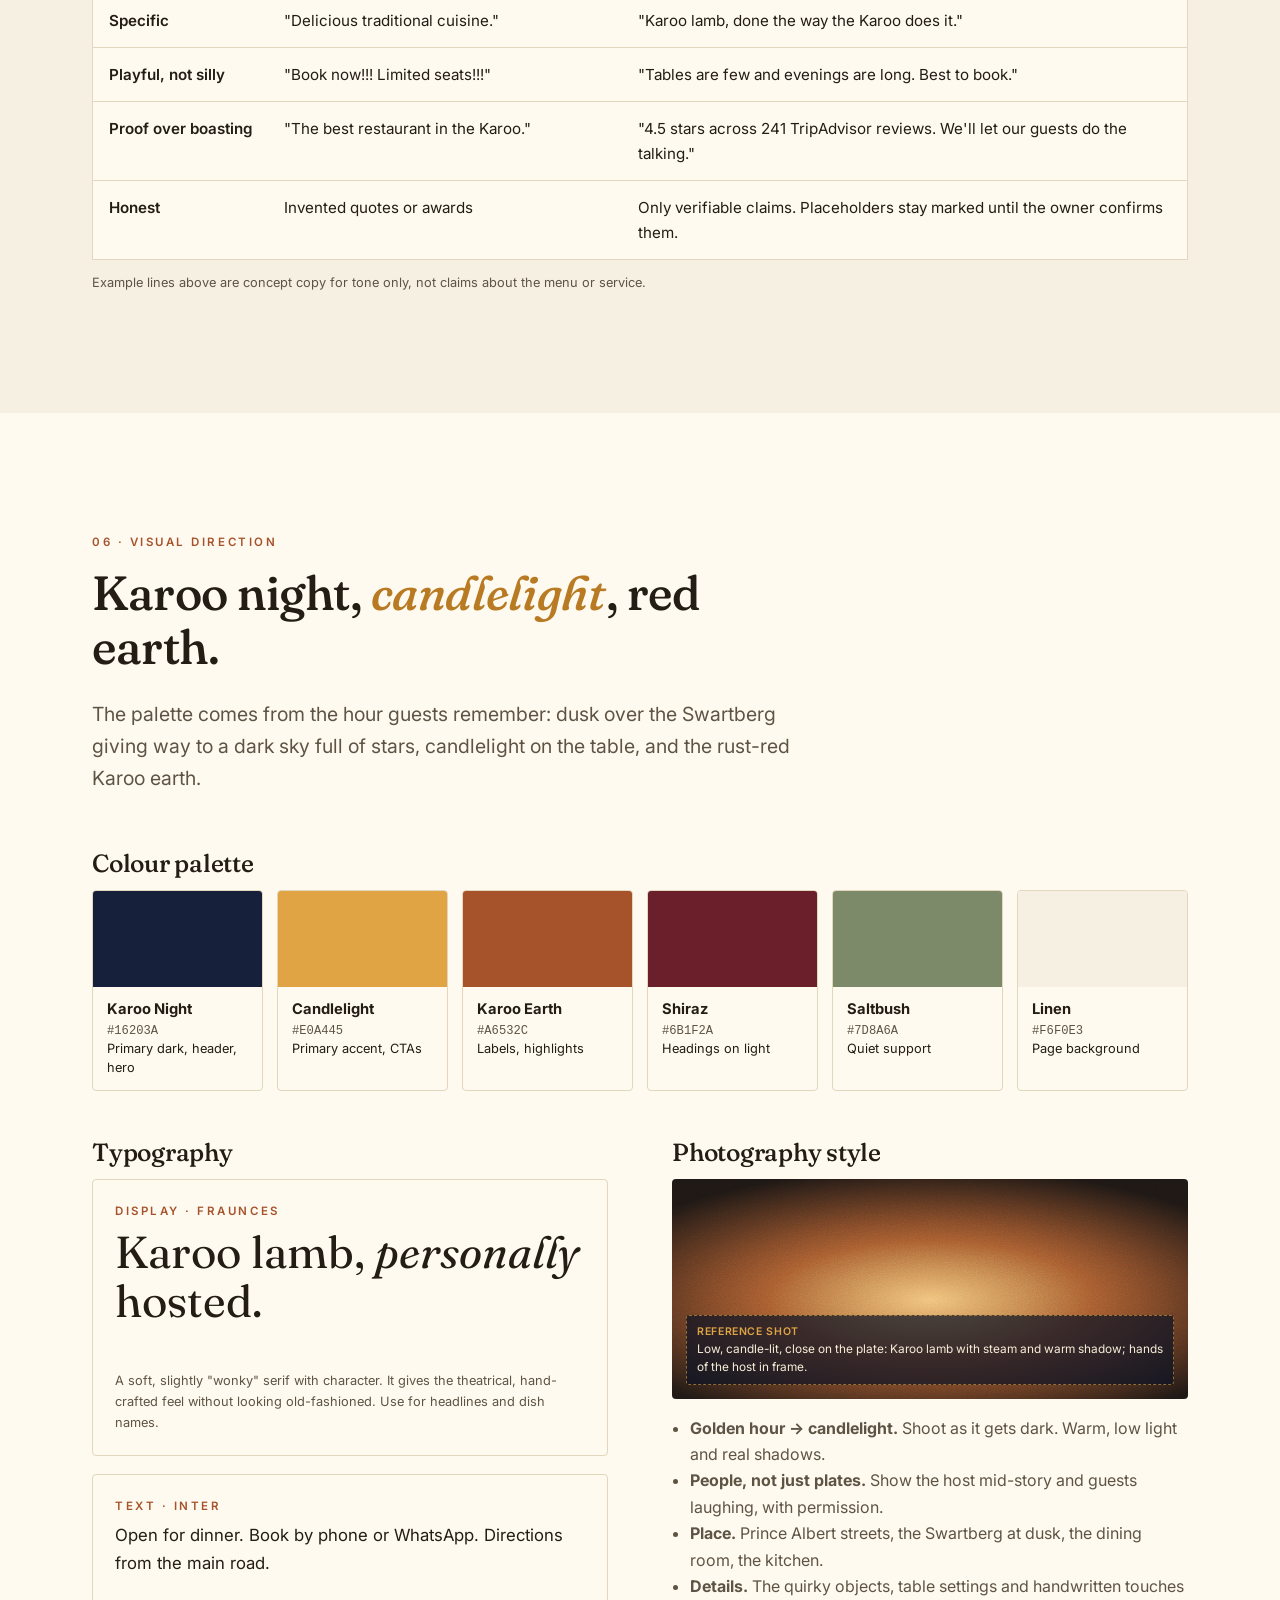
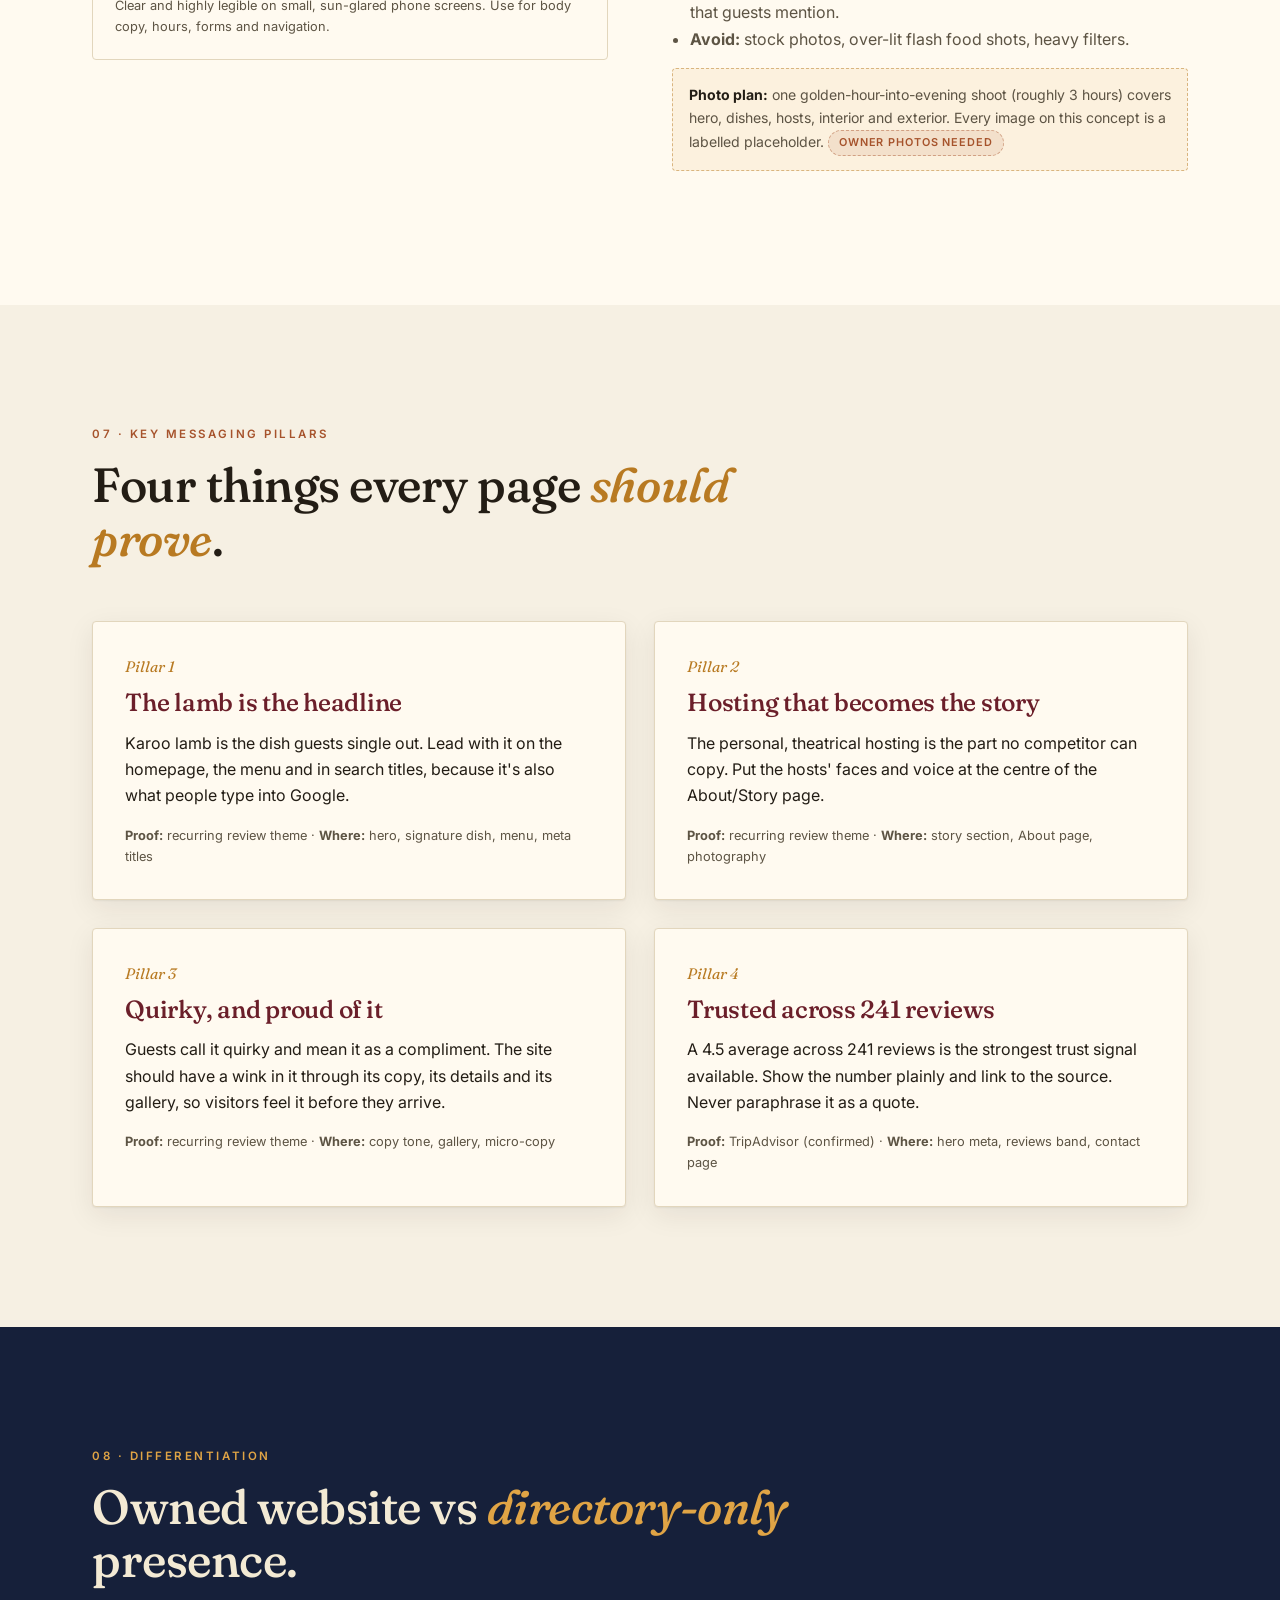
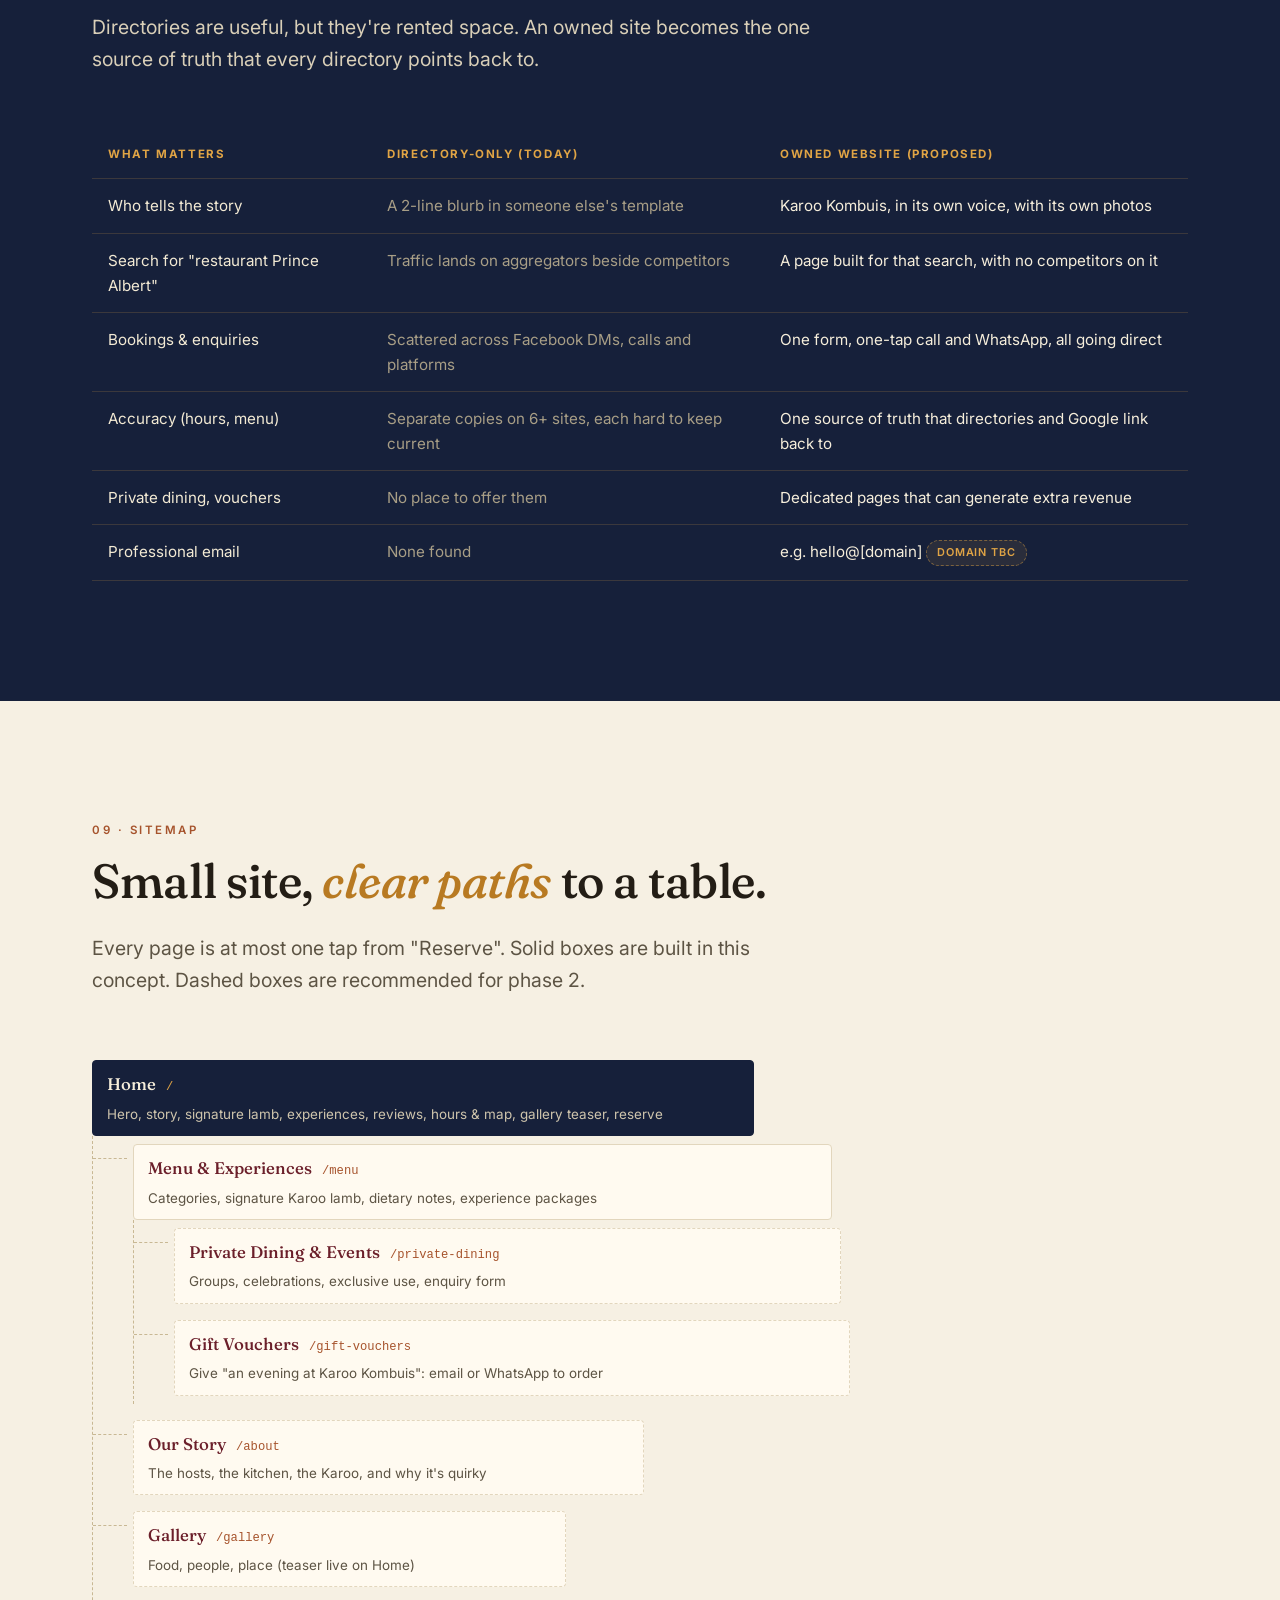
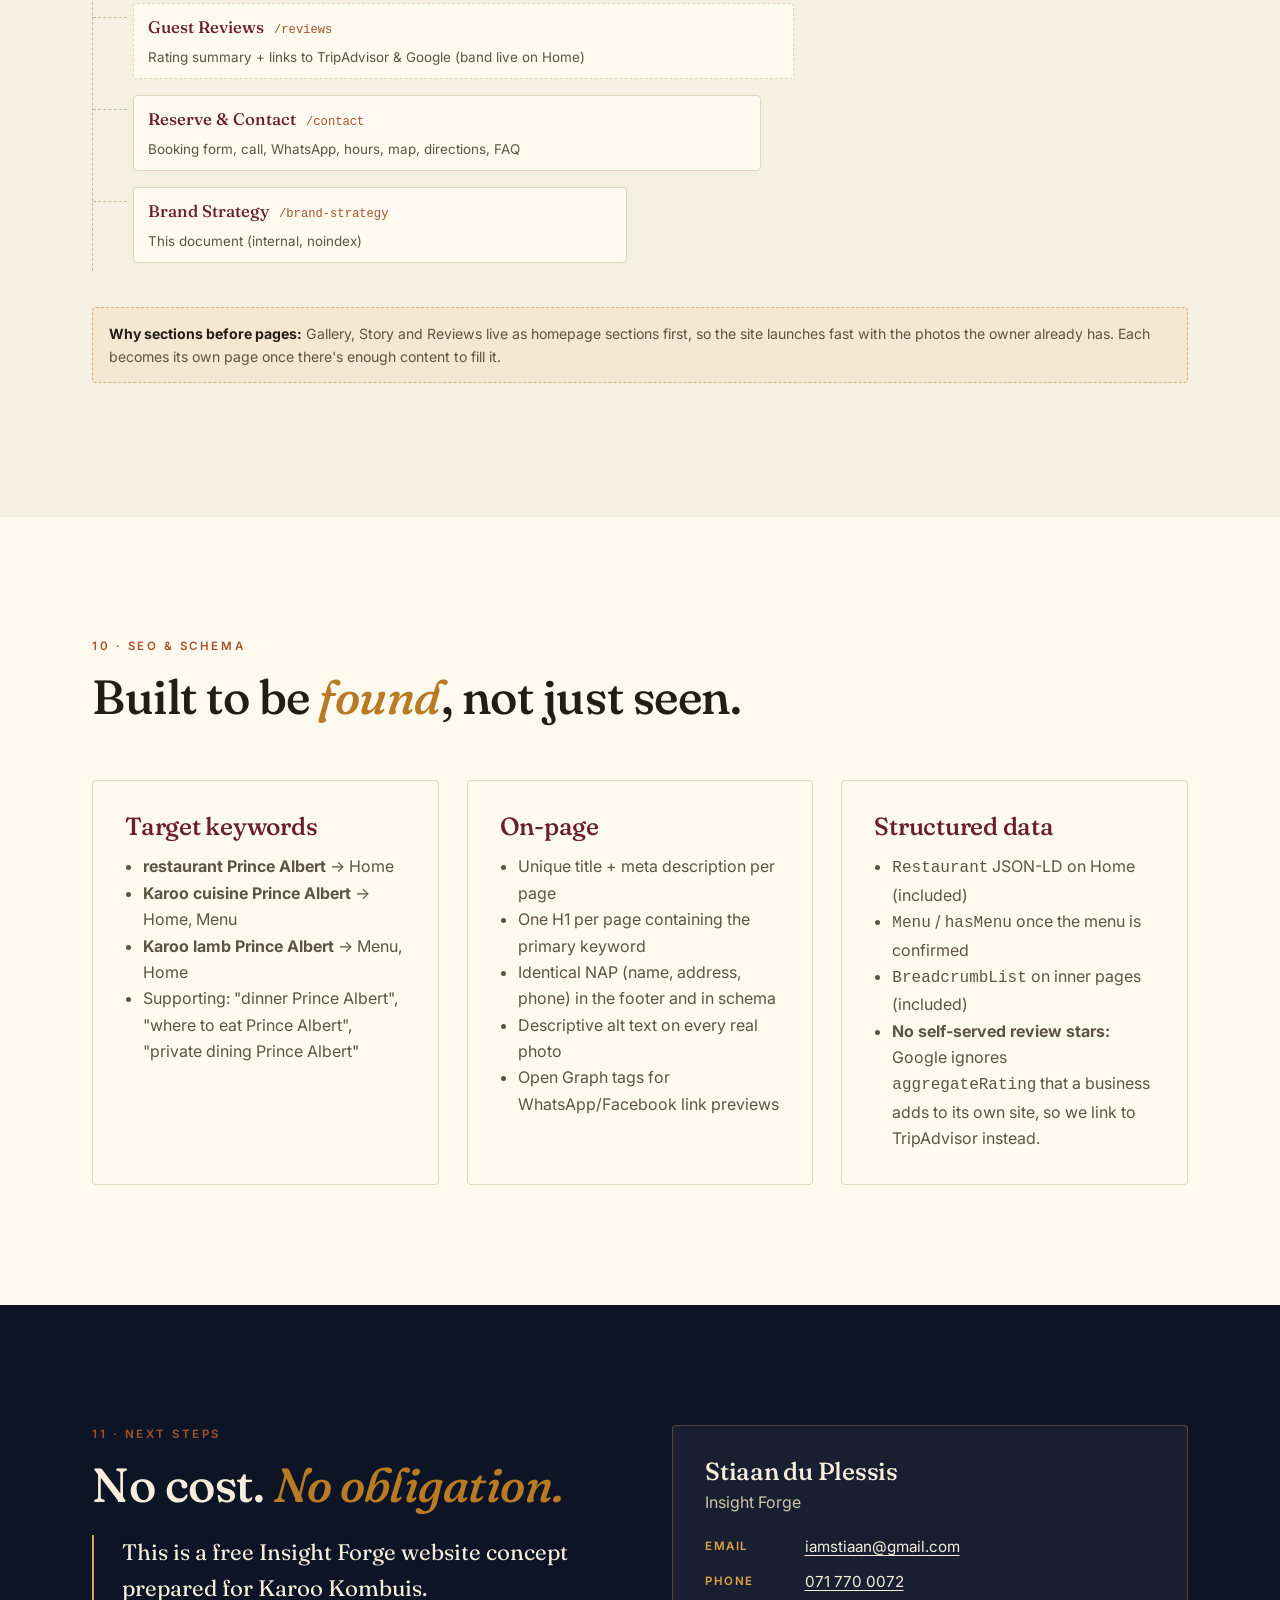
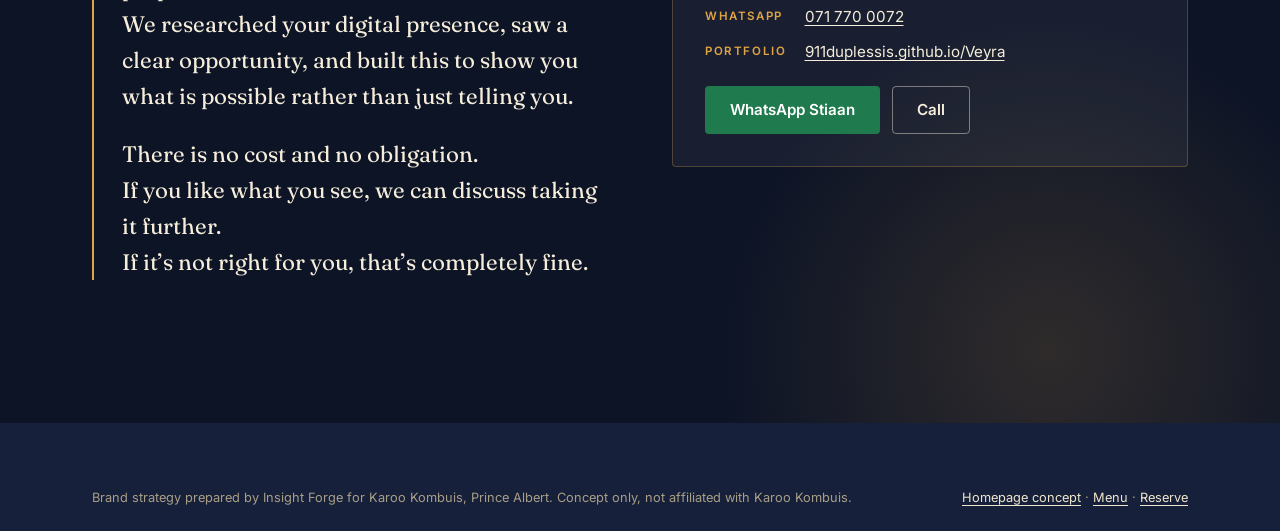
<file: brand-strategy.html>
<!doctype html>
<html lang="en-ZA" class="no-js">
<head>
<meta charset="utf-8">
<meta name="viewport" content="width=device-width,initial-scale=1,viewport-fit=cover">
<title>Brand Strategy — Karoo Kombuis | Insight Forge Concept</title>
<meta name="description" content="Brand strategy for Karoo Kombuis, Prince Albert: positioning, personality, audience, tone of voice, visual direction, messaging pillars and sitemap. A free Insight Forge concept.">
<meta name="robots" content="noindex">
<meta property="og:type" content="article">
<meta property="og:title" content="Karoo Kombuis — Brand Strategy (Insight Forge concept)">
<meta property="og:description" content="How a 4.5★, 241-review Prince Albert restaurant can own its story online.">
<meta property="og:url" content="https://911duplessis.github.io/Karoo-Kombuis-Website/brand-strategy.html">
<meta property="og:image" content="https://911duplessis.github.io/Karoo-Kombuis-Website/assets/og-image.jpg">
<meta property="og:image:width" content="1200">
<meta property="og:image:height" content="630">
<meta name="twitter:card" content="summary_large_image">
<meta name="theme-color" content="#16203a">
<link rel="preconnect" href="https://fonts.googleapis.com">
<link rel="preconnect" href="https://fonts.gstatic.com" crossorigin>
<link rel="stylesheet" href="https://fonts.googleapis.com/css2?family=Fraunces:ital,opsz,wght,SOFT,WONK@0,9..144,300..700,0..100,0..1;1,9..144,300..700,0..100,0..1&family=Inter:wght@400;500;600;700&display=swap">
<link rel="stylesheet" href="assets/site.css">
</head>
<body>
<a class="skip" href="#main">Skip to content</a>
<div class="concept-bar"><strong>Insight Forge free website concept</strong>. Not a live site. Prepared for Karoo Kombuis at no cost, no obligation. <a href="#next-steps">Next steps</a></div>

<header class="site-header">
  <nav class="wrap nav" aria-label="Primary">
    <a class="brand" href="index.html"><b>Karoo Kombuis</b><small>Brand Strategy</small></a>
    <button class="nav-toggle" aria-expanded="false" aria-controls="nav-links">Menu</button>
    <ul class="nav-links" id="nav-links">
      <li><a href="#positioning">Positioning</a></li>
      <li><a href="#voice">Voice</a></li>
      <li><a href="#visual">Visual</a></li>
      <li><a href="#sitemap">Sitemap</a></li>
      <li><a class="btn btn-primary btn-sm" href="index.html">View homepage →</a></li>
    </ul>
  </nav>
</header>

<main id="main">
  <!-- Cover -->
  <section class="page-hero on-dark">
    <div class="wrap">
      <p class="eyebrow">Brand strategy · Prince Albert, Western Cape</p>
      <h1>A reputation with nowhere <em>of its own</em> to live.</h1>
      <p class="lead">Karoo Kombuis has done the hard part: 241 TripAdvisor reviews averaging 4.5 out of 5, and guests who keep reaching for the same words: <em>quirky</em>, <em>memorable</em>, the Karoo lamb, the personal, theatrical hosting. This document sets out how to turn that reputation into an owned, searchable home.</p>
      <div class="hero-meta">
        <span><b class="star">4.5★</b>&nbsp;TripAdvisor average</span>
        <span><b class="star">241</b>&nbsp;reviews</span>
        <span><b class="star">0</b>&nbsp;owned website or domain</span>
      </div>
      <nav class="toc" aria-label="Contents">
        <a href="#findings">01 Findings</a><a href="#positioning">02 Positioning</a><a href="#personality">03 Personality</a><a href="#audience">04 Audience</a><a href="#voice">05 Tone of voice</a><a href="#visual">06 Visual direction</a><a href="#pillars">07 Messaging</a><a href="#difference">08 Differentiation</a><a href="#sitemap">09 Sitemap</a><a href="#seo">10 SEO &amp; schema</a><a href="#next-steps">11 Next steps</a>
      </nav>
    </div>
  </section>

  <!-- 01 Findings -->
  <section id="findings">
    <div class="wrap">
      <div class="section-head">
        <p class="eyebrow">01 · What we found</p>
        <h2>Excellent proof of demand. <em>Zero</em> owned digital asset.</h2>
        <p class="lead">We looked at every public place Karoo Kombuis shows up. The restaurant is well-loved, but every search result belongs to someone else.</p>
      </div>
      <div class="grid g3">
        <div class="card lift reveal"><span class="num">Demand</span><h3>241 reviews, 4.5 average</h3><p>A large, consistent review base for a small-town Karoo restaurant. Guests repeatedly describe the evening as quirky and memorable, and single out the Karoo lamb and the hosting.</p></div>
        <div class="card lift reveal"><span class="num">Exposure</span><h3>100% rented visibility</h3><p>Found only on Facebook, EatOut, Prince Albert Tourism, RestaurantGuru, Sluurpy and Dining-Out.co.za. No owned domain and no professional email found in public sources.</p></div>
        <div class="card lift reveal"><span class="num">Market</span><h3>A quiet field to lead</h3><p>Prince Albert's dining scene is mostly covered by tourism and aggregator roundups. We found no competitor with a strong standalone site, so the first good one gets the edge.</p></div>
      </div>
    </div>
  </section>

  <!-- 02 Positioning -->
  <section id="positioning" class="on-paper">
    <div class="wrap narrow">
      <p class="eyebrow">02 · Positioning statement</p>
      <blockquote class="statement">For travellers and locals who want more than a meal in Prince Albert, <em>Karoo Kombuis</em> is the quirky, candle-lit Karoo kitchen where the lamb is the star, the hosts make the evening, and <em>every table leaves with a story</em>, unlike directory listings that can only tell you the address.</blockquote>
      <p style="margin-top:28px;color:var(--sub)"><b>The one-line version:</b> <i>Karoo lamb, personally hosted. An evening you'll talk about all the way home.</i> <span class="tbc">Draft tagline, test with owner</span></p>
    </div>
  </section>

  <!-- 03 Personality -->
  <section id="personality">
    <div class="wrap">
      <div class="section-head">
        <p class="eyebrow">03 · Brand personality</p>
        <h2>Four traits, all taken <em>from what guests already say</em>.</h2>
        <p class="lead">We didn't invent a personality. We took the words that come up again and again in public reviews and built the brand around them.</p>
      </div>
      <div class="grid g4 pillars">
        <div class="pillar reveal"><h3>Quirky</h3><p>A bit unexpected and a bit eccentric, never gimmicky. The quirks are part of the charm, so the brand shows them instead of smoothing them out.</p></div>
        <div class="pillar reveal"><h3>Memorable</h3><p>The measure of a night here is whether you're still talking about it tomorrow. Every page should feel like the start of a story.</p></div>
        <div class="pillar reveal"><h3>Personally hosted</h3><p>Guests describe the hosting as personal and theatrical. People matter more than polish, so write in the first person and show real faces.</p></div>
        <div class="pillar reveal"><h3>Authentically Karoo</h3><p>Lamb, open sky, slow evenings, small-town character. Rooted in place, never styled as a generic "farm-to-table" cliché.</p></div>
      </div>
      <div class="do-dont" style="margin-top:44px">
        <div class="card"><h3>We are…</h3><ul><li>Warm, generous, a little theatrical</li><li>Confident about the lamb</li><li>Specific to Prince Albert and the Karoo</li><li>Honest and unpretentious</li></ul></div>
        <div class="card"><h3>We are not…</h3><ul><li>Fine-dining stiff or precious</li><li>Generic "country restaurant" template</li><li>Kitsch or "Karoo souvenir-shop"</li><li>Discount-led or pushy</li></ul></div>
      </div>
    </div>
  </section>

  <!-- 04 Audience -->
  <section id="audience" class="on-dark">
    <div class="wrap">
      <div class="section-head">
        <p class="eyebrow">04 · Target audience</p>
        <h2>Three guests, <em>one search</em>: "where do we eat tonight?"</h2>
      </div>
      <div class="grid g3">
        <div class="card reveal"><span class="num">Segment A</span><h3>Road-trippers passing through</h3><p>Travelling the Swartberg Pass, Route 62 or the N1 detour. They decide on the day, usually on a phone and often on patchy signal. <b>Needs:</b> hours, directions, a one-tap call or WhatsApp.</p></div>
        <div class="card reveal"><span class="num">Segment B</span><h3>Weekend &amp; holiday visitors</h3><p>Staying a night or three in Prince Albert and planning their evenings ahead. They want the special dinner of the trip. <b>Needs:</b> the story, the lamb, reviews, and a way to book ahead.</p></div>
        <div class="card reveal"><span class="num">Segment C</span><h3>Locals &amp; the wider Karoo</h3><p>Residents, repeat diners and hosts of celebrations who bring out-of-town guests. <b>Needs:</b> private or group dining, gift vouchers, and what's on.</p></div>
      </div>
      <p class="note" style="margin-top:28px;background:rgba(224,164,69,.08);color:#d9cfb8"><b style="color:#f6eedb">Assumption to validate:</b> the split between these segments is inferred from Prince Albert's tourism profile, not measured. Ask the owner roughly what share of covers are visitors vs locals, because it changes how hard the site should push advance booking. <span class="tbc">Confirm with owner</span></p>
    </div>
  </section>

  <!-- 05 Voice -->
  <section id="voice">
    <div class="wrap">
      <div class="section-head">
        <p class="eyebrow">05 · Tone of voice</p>
        <h2>Write like the host <em>talks at the table</em>.</h2>
        <p class="lead">Warm, witty and specific, with short sentences and the odd raised eyebrow. English first, with a light touch of Afrikaans where it's natural (<i>kombuis</i>, <i>welkom</i>, <i>lekker</i>), never as a costume.</p>
      </div>
      <div class="table-scroll">
      <table class="voice-table">
        <thead><tr><th>Principle</th><th>Instead of…</th><th>Say…</th></tr></thead>
        <tbody>
          <tr><td>Personal</td><td>"Our establishment offers a dining experience."</td><td>"Pull up a chair. We'll take it from here."</td></tr>
          <tr><td>Specific</td><td>"Delicious traditional cuisine."</td><td>"Karoo lamb, done the way the Karoo does it."</td></tr>
          <tr><td>Playful, not silly</td><td>"Book now!!! Limited seats!!!"</td><td>"Tables are few and evenings are long. Best to book."</td></tr>
          <tr><td>Proof over boasting</td><td>"The best restaurant in the Karoo."</td><td>"4.5 stars across 241 TripAdvisor reviews. We'll let our guests do the talking."</td></tr>
          <tr><td>Honest</td><td>Invented quotes or awards</td><td>Only verifiable claims. Placeholders stay marked until the owner confirms them.</td></tr>
        </tbody>
      </table>
      </div>
      <p class="form-note" style="margin-top:12px">Example lines above are concept copy for tone only, not claims about the menu or service.</p>
    </div>
  </section>

  <!-- 06 Visual -->
  <section id="visual" class="on-paper">
    <div class="wrap">
      <div class="section-head">
        <p class="eyebrow">06 · Visual direction</p>
        <h2>Karoo night, <em>candlelight</em>, red earth.</h2>
        <p class="lead">The palette comes from the hour guests remember: dusk over the Swartberg giving way to a dark sky full of stars, candlelight on the table, and the rust-red Karoo earth.</p>
      </div>

      <h3>Colour palette</h3>
      <div class="swatches" style="margin-bottom:48px">
        <div class="swatch"><i style="background:#16203a"></i><div><b>Karoo Night</b><code>#16203A</code><br>Primary dark, header, hero</div></div>
        <div class="swatch"><i style="background:#e0a445"></i><div><b>Candlelight</b><code>#E0A445</code><br>Primary accent, CTAs</div></div>
        <div class="swatch"><i style="background:#a6532c"></i><div><b>Karoo Earth</b><code>#A6532C</code><br>Labels, highlights</div></div>
        <div class="swatch"><i style="background:#6b1f2a"></i><div><b>Shiraz</b><code>#6B1F2A</code><br>Headings on light</div></div>
        <div class="swatch"><i style="background:#7d8a6a"></i><div><b>Saltbush</b><code>#7D8A6A</code><br>Quiet support</div></div>
        <div class="swatch"><i style="background:#f6f0e3"></i><div><b>Linen</b><code>#F6F0E3</code><br>Page background</div></div>
      </div>

      <div class="split" style="align-items:start">
        <div>
          <h3>Typography</h3>
          <div class="type-spec">
            <div><p class="eyebrow" style="margin-bottom:6px">Display · Fraunces</p><p class="sample-serif">Karoo lamb, <i>personally</i> hosted.</p><p class="form-note">A soft, slightly "wonky" serif with character. It gives the theatrical, hand-crafted feel without looking old-fashioned. Use for headlines and dish names.</p></div>
            <div><p class="eyebrow" style="margin-bottom:6px">Text · Inter</p><p class="sample-sans">Open for dinner. Book by phone or WhatsApp. Directions from the main road.</p><p class="form-note">Clear and highly legible on small, sun-glared phone screens. Use for body copy, hours, forms and navigation.</p></div>
          </div>
        </div>
        <div>
          <h3>Photography style</h3>
          <div class="ph table" style="min-height:220px;margin-bottom:16px"><span class="ph-label"><b>Reference shot</b>Low, candle-lit, close on the plate: Karoo lamb with steam and warm shadow; hands of the host in frame.</span></div>
          <ul style="color:var(--sub);padding-left:18px">
            <li><b>Golden hour → candlelight.</b> Shoot as it gets dark. Warm, low light and real shadows.</li>
            <li><b>People, not just plates.</b> Show the host mid-story and guests laughing, with permission.</li>
            <li><b>Place.</b> Prince Albert streets, the Swartberg at dusk, the dining room, the kitchen.</li>
            <li><b>Details.</b> The quirky objects, table settings and handwritten touches that guests mention.</li>
            <li><b>Avoid:</b> stock photos, over-lit flash food shots, heavy filters.</li>
          </ul>
          <p class="note"><b>Photo plan:</b> one golden-hour-into-evening shoot (roughly 3 hours) covers hero, dishes, hosts, interior and exterior. Every image on this concept is a labelled placeholder. <span class="tbc">Owner photos needed</span></p>
        </div>
      </div>
    </div>
  </section>

  <!-- 07 Pillars -->
  <section id="pillars">
    <div class="wrap">
      <div class="section-head">
        <p class="eyebrow">07 · Key messaging pillars</p>
        <h2>Four things every page <em>should prove</em>.</h2>
      </div>
      <div class="grid g2">
        <div class="card lift reveal"><span class="num">Pillar 1</span><h3>The lamb is the headline</h3><p>Karoo lamb is the dish guests single out. Lead with it on the homepage, the menu and in search titles, because it's also what people type into Google.</p><p class="form-note"><b>Proof:</b> recurring review theme · <b>Where:</b> hero, signature dish, menu, meta titles</p></div>
        <div class="card lift reveal"><span class="num">Pillar 2</span><h3>Hosting that becomes the story</h3><p>The personal, theatrical hosting is the part no competitor can copy. Put the hosts' faces and voice at the centre of the About/Story page.</p><p class="form-note"><b>Proof:</b> recurring review theme · <b>Where:</b> story section, About page, photography</p></div>
        <div class="card lift reveal"><span class="num">Pillar 3</span><h3>Quirky, and proud of it</h3><p>Guests call it quirky and mean it as a compliment. The site should have a wink in it through its copy, its details and its gallery, so visitors feel it before they arrive.</p><p class="form-note"><b>Proof:</b> recurring review theme · <b>Where:</b> copy tone, gallery, micro-copy</p></div>
        <div class="card lift reveal"><span class="num">Pillar 4</span><h3>Trusted across 241 reviews</h3><p>A 4.5 average across 241 reviews is the strongest trust signal available. Show the number plainly and link to the source. Never paraphrase it as a quote.</p><p class="form-note"><b>Proof:</b> TripAdvisor (confirmed) · <b>Where:</b> hero meta, reviews band, contact page</p></div>
      </div>
    </div>
  </section>

  <!-- 08 Differentiation -->
  <section id="difference" class="on-dark">
    <div class="wrap">
      <div class="section-head">
        <p class="eyebrow">08 · Differentiation</p>
        <h2>Owned website vs <em>directory-only</em> presence.</h2>
        <p class="lead">Directories are useful, but they're rented space. An owned site becomes the one source of truth that every directory points back to.</p>
      </div>
      <div class="table-scroll">
      <table class="compare">
        <thead><tr><th>What matters</th><th>Directory-only (today)</th><th>Owned website (proposed)</th></tr></thead>
        <tbody>
          <tr><td>Who tells the story</td><td>A 2-line blurb in someone else's template</td><td>Karoo Kombuis, in its own voice, with its own photos</td></tr>
          <tr><td>Search for "restaurant Prince Albert"</td><td>Traffic lands on aggregators beside competitors</td><td>A page built for that search, with no competitors on it</td></tr>
          <tr><td>Bookings &amp; enquiries</td><td>Scattered across Facebook DMs, calls and platforms</td><td>One form, one-tap call and WhatsApp, all going direct</td></tr>
          <tr><td>Accuracy (hours, menu)</td><td>Separate copies on 6+ sites, each hard to keep current</td><td>One source of truth that directories and Google link back to</td></tr>
          <tr><td>Private dining, vouchers</td><td>No place to offer them</td><td>Dedicated pages that can generate extra revenue</td></tr>
          <tr><td>Professional email</td><td>None found</td><td>e.g. hello@[domain] <span class="tbc">Domain TBC</span></td></tr>
        </tbody>
      </table>
      </div>
    </div>
  </section>

  <!-- 09 Sitemap -->
  <section id="sitemap">
    <div class="wrap">
      <div class="section-head">
        <p class="eyebrow">09 · Sitemap</p>
        <h2>Small site, <em>clear paths</em> to a table.</h2>
        <p class="lead">Every page is at most one tap from "Reserve". Solid boxes are built in this concept. Dashed boxes are recommended for phase 2.</p>
      </div>
      <div class="tree">
        <ul>
          <li><a class="node root" href="index.html" style="text-decoration:none"><b>Home</b><code>/</code><span>Hero, story, signature lamb, experiences, reviews, hours &amp; map, gallery teaser, reserve</span></a>
            <ul>
              <li><a class="node" href="menu.html" style="text-decoration:none"><b>Menu &amp; Experiences</b><code>/menu</code><span>Categories, signature Karoo lamb, dietary notes, experience packages</span></a>
                <ul>
                  <li><span class="node phase2"><b>Private Dining &amp; Events</b><code>/private-dining</code><span>Groups, celebrations, exclusive use, enquiry form</span></span></li>
                  <li><span class="node phase2"><b>Gift Vouchers</b><code>/gift-vouchers</code><span>Give "an evening at Karoo Kombuis": email or WhatsApp to order</span></span></li>
                </ul>
              </li>
              <li><span class="node phase2"><b>Our Story</b><code>/about</code><span>The hosts, the kitchen, the Karoo, and why it's quirky</span></span></li>
              <li><span class="node phase2"><b>Gallery</b><code>/gallery</code><span>Food, people, place (teaser live on Home)</span></span></li>
              <li><span class="node phase2"><b>Guest Reviews</b><code>/reviews</code><span>Rating summary + links to TripAdvisor &amp; Google (band live on Home)</span></span></li>
              <li><a class="node" href="contact.html" style="text-decoration:none"><b>Reserve &amp; Contact</b><code>/contact</code><span>Booking form, call, WhatsApp, hours, map, directions, FAQ</span></a></li>
              <li><a class="node" href="brand-strategy.html" style="text-decoration:none"><b>Brand Strategy</b><code>/brand-strategy</code><span>This document (internal, noindex)</span></a></li>
            </ul>
          </li>
        </ul>
      </div>
      <p class="note" style="margin-top:28px"><b>Why sections before pages:</b> Gallery, Story and Reviews live as homepage sections first, so the site launches fast with the photos the owner already has. Each becomes its own page once there's enough content to fill it.</p>
    </div>
  </section>

  <!-- 10 SEO -->
  <section id="seo" class="on-paper">
    <div class="wrap">
      <div class="section-head">
        <p class="eyebrow">10 · SEO &amp; schema</p>
        <h2>Built to be <em>found</em>, not just seen.</h2>
      </div>
      <div class="grid g3">
        <div class="card"><h3>Target keywords</h3><ul style="padding-left:18px;color:var(--sub);margin:0"><li><b>restaurant Prince Albert</b> → Home</li><li><b>Karoo cuisine Prince Albert</b> → Home, Menu</li><li><b>Karoo lamb Prince Albert</b> → Menu, Home</li><li>Supporting: "dinner Prince Albert", "where to eat Prince Albert", "private dining Prince Albert"</li></ul></div>
        <div class="card"><h3>On-page</h3><ul style="padding-left:18px;color:var(--sub);margin:0"><li>Unique title + meta description per page</li><li>One H1 per page containing the primary keyword</li><li>Identical NAP (name, address, phone) in the footer and in schema</li><li>Descriptive alt text on every real photo</li><li>Open Graph tags for WhatsApp/Facebook link previews</li></ul></div>
        <div class="card"><h3>Structured data</h3><ul style="padding-left:18px;color:var(--sub);margin:0"><li><code>Restaurant</code> JSON-LD on Home (included)</li><li><code>Menu</code> / <code>hasMenu</code> once the menu is confirmed</li><li><code>BreadcrumbList</code> on inner pages (included)</li><li><b>No self-served review stars:</b> Google ignores <code>aggregateRating</code> that a business adds to its own site, so we link to TripAdvisor instead.</li></ul></div>
      </div>
    </div>
  </section>

  <!-- 11 Next steps -->
  <section id="next-steps" class="next">
    <div class="wrap">
      <div class="split" style="align-items:start">
        <div>
          <p class="eyebrow">11 · Next steps</p>
          <h2 style="color:#f6eedb">No cost. <em>No obligation.</em></h2>
          <blockquote>
            <p>This is a free Insight Forge website concept prepared for Karoo Kombuis.<br>We researched your digital presence, saw a clear opportunity, and built this to show you what is possible rather than just telling you.</p>
            <p>There is no cost and no obligation.<br>If you like what you see, we can discuss taking it further.<br>If it’s not right for you, that’s completely fine.</p>
          </blockquote>
        </div>
        <div class="contact-card">
          <h3>Stiaan du Plessis</h3>
          <p style="color:#cfc5ad;margin:0">Insight Forge</p>
          <dl>
            <dt>Email</dt><dd><a href="mailto:iamstiaan@gmail.com?subject=Karoo%20Kombuis%20website%20concept">iamstiaan@gmail.com</a></dd>
            <dt>Phone</dt><dd><a href="tel:+27717700072">071 770 0072</a></dd>
            <dt>WhatsApp</dt><dd><a href="https://wa.me/27717700072?text=Hi%20Stiaan%2C%20I%20saw%20the%20Karoo%20Kombuis%20website%20concept." target="_blank" rel="noopener">071 770 0072</a></dd>
            <dt>Portfolio</dt><dd><a href="https://911duplessis.github.io/Veyra/" target="_blank" rel="noopener">911duplessis.github.io/Veyra</a></dd>
          </dl>
          <div class="btn-row">
            <a class="btn btn-wa" href="https://wa.me/27717700072?text=Hi%20Stiaan%2C%20I%20saw%20the%20Karoo%20Kombuis%20website%20concept." target="_blank" rel="noopener">WhatsApp Stiaan</a>
            <a class="btn btn-ghost" href="tel:+27717700072">Call</a>
          </div>
        </div>
      </div>
    </div>
  </section>
</main>

<footer class="site-footer">
  <div class="wrap">
    <div class="foot-base" style="margin-top:0;border-top:0;padding-top:0">
      <p>Brand strategy prepared by Insight Forge for Karoo Kombuis, Prince Albert. Concept only, not affiliated with Karoo Kombuis.</p>
      <p><a href="index.html">Homepage concept</a> · <a href="menu.html">Menu</a> · <a href="contact.html">Reserve</a></p>
    </div>
  </div>
</footer>
<script src="assets/site.js" defer></script>
</body>
</html>
</file>
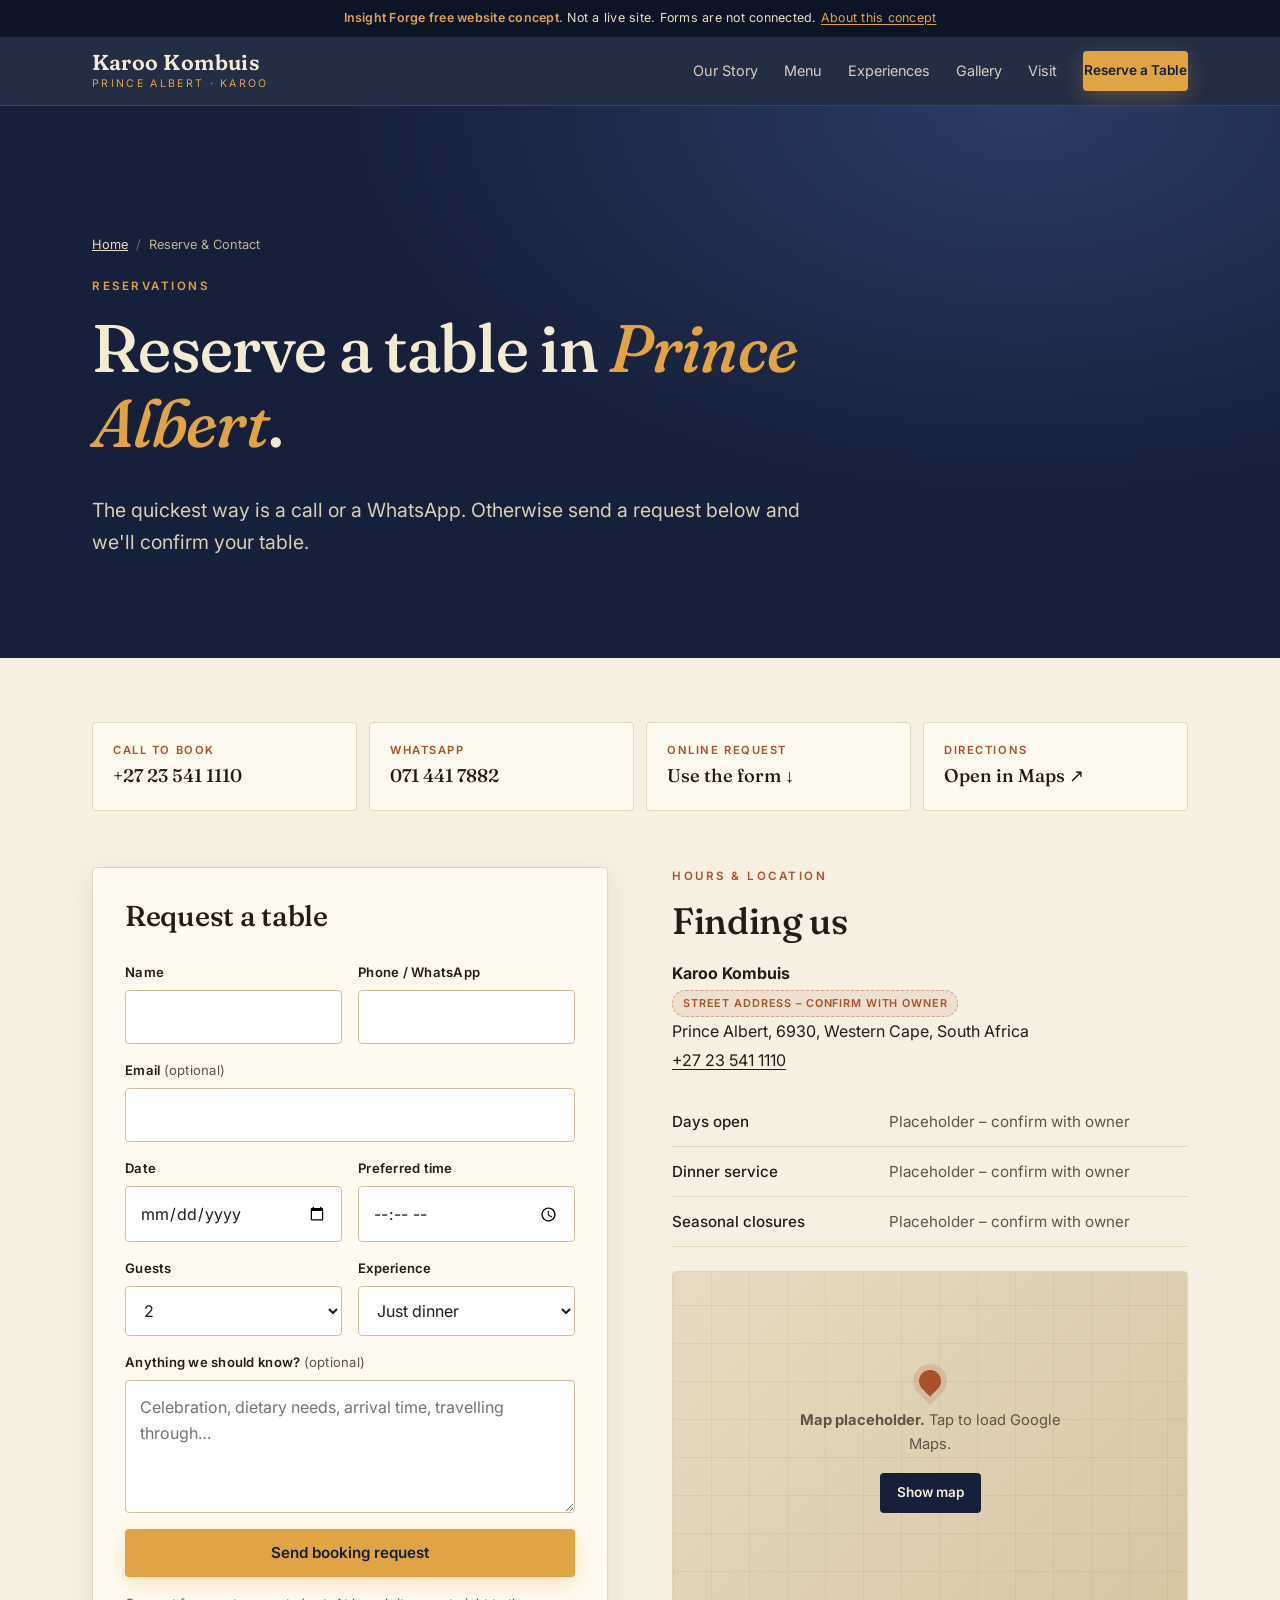
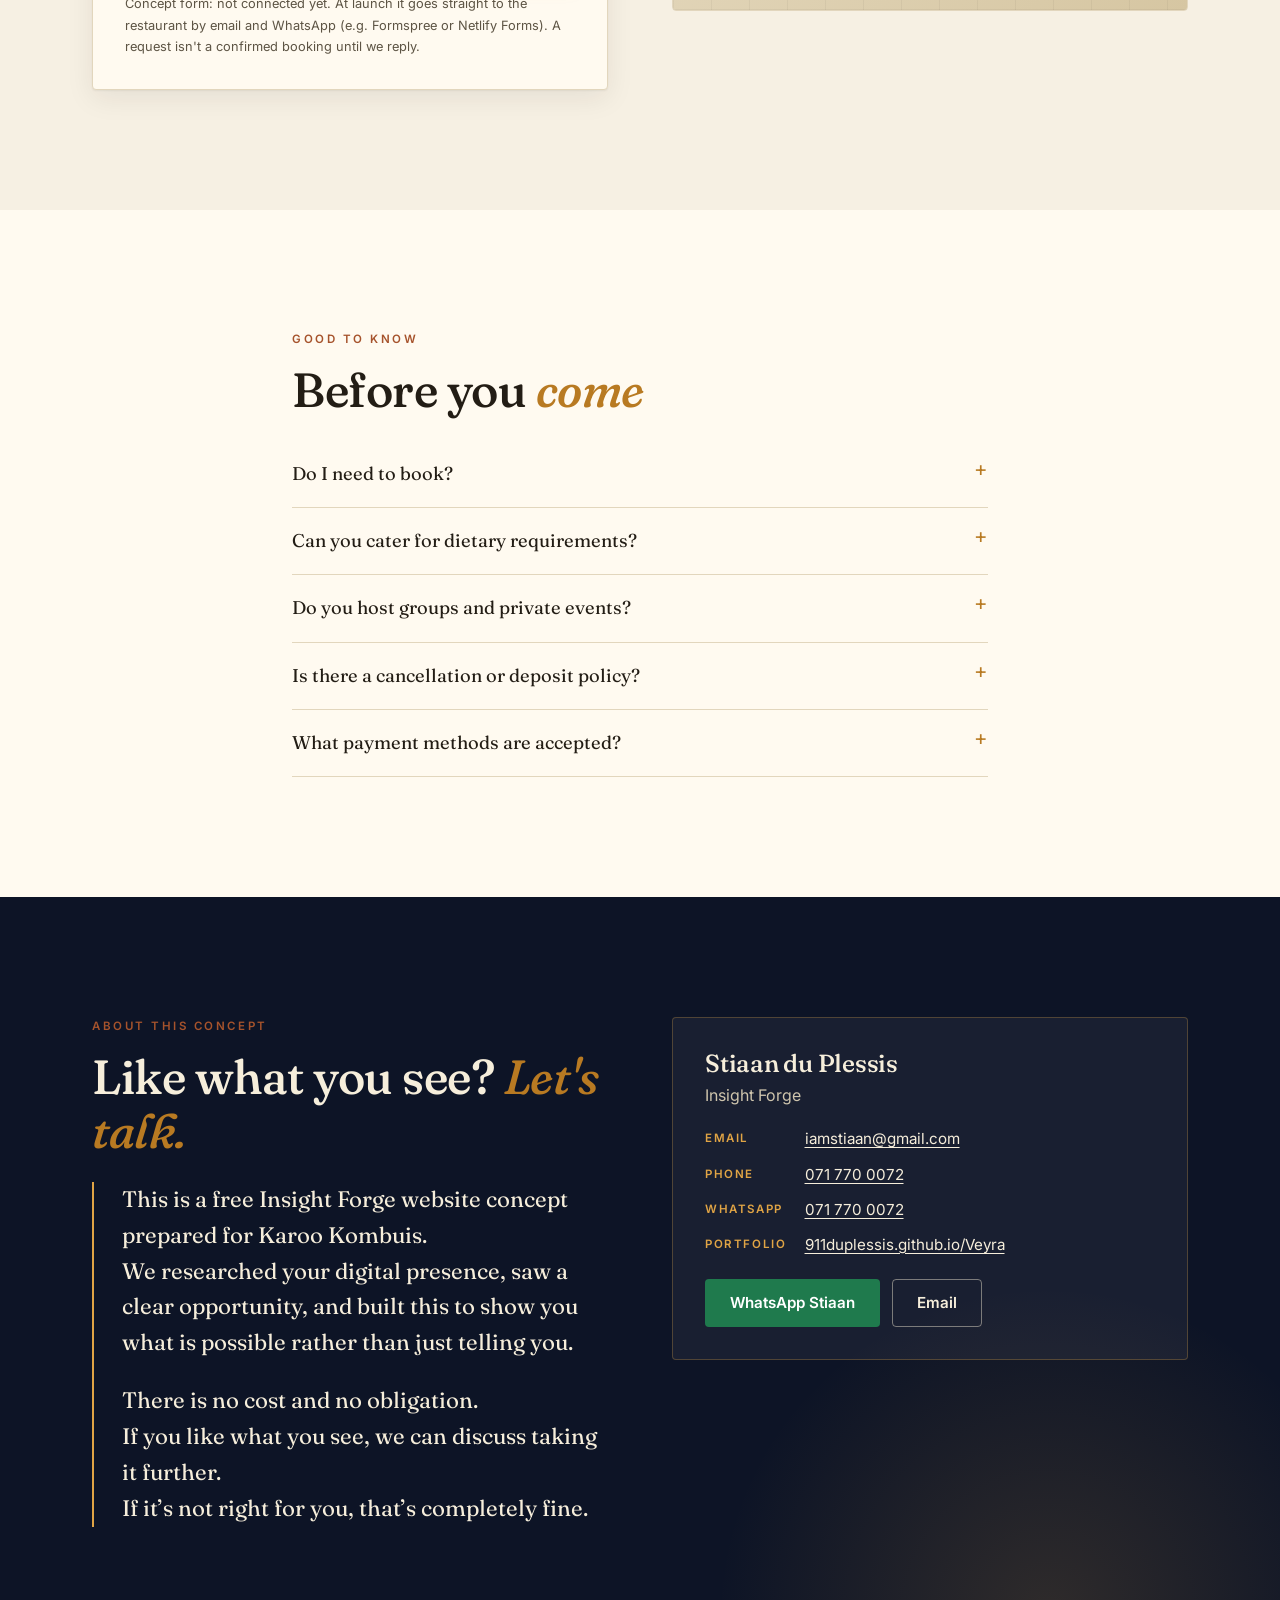
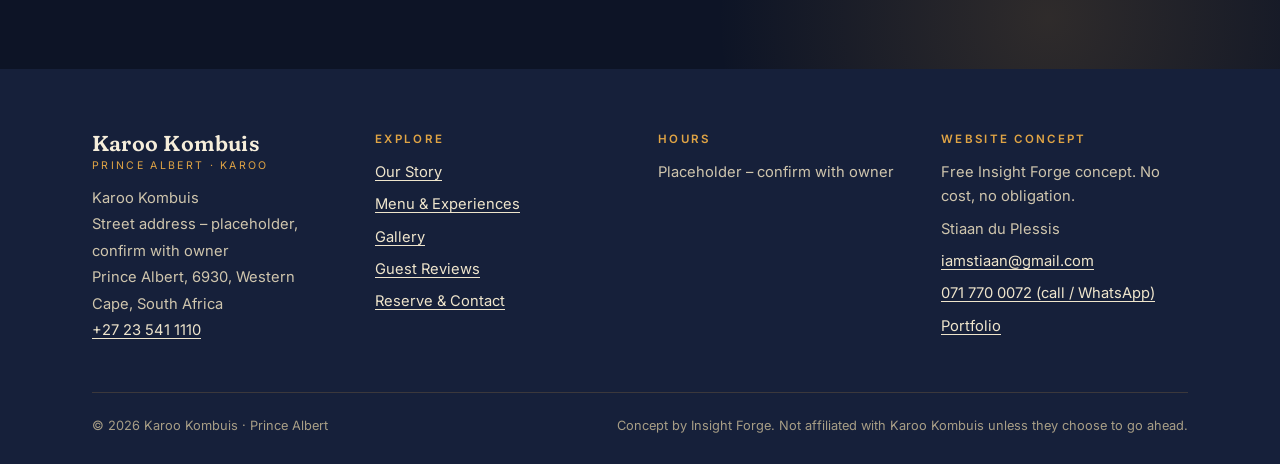
<file: contact.html>
<!doctype html>
<html lang="en-ZA" class="no-js">
<head>
<meta charset="utf-8">
<meta name="viewport" content="width=device-width,initial-scale=1,viewport-fit=cover">
<title>Reserve a Table | Restaurant in Prince Albert | Karoo Kombuis</title>
<meta name="description" content="Book a table at Karoo Kombuis, Prince Albert, Western Cape. Call +27 23 541 1110 or send a reservation request. Hours, map and directions.">
<link rel="canonical" href="https://911duplessis.github.io/Karoo-Kombuis-Website/contact.html"><!-- Swap to final domain at launch -->
<meta property="og:type" content="website">
<meta property="og:site_name" content="Karoo Kombuis">
<meta property="og:title" content="Reserve a Table | Karoo Kombuis, Prince Albert">
<meta property="og:description" content="Call, WhatsApp or send a booking request. Hours, map and directions to Karoo Kombuis in Prince Albert.">
<meta property="og:url" content="https://911duplessis.github.io/Karoo-Kombuis-Website/contact.html">
<meta property="og:image" content="https://911duplessis.github.io/Karoo-Kombuis-Website/assets/og-image.jpg">
<meta property="og:image:width" content="1200">
<meta property="og:image:height" content="630">
<meta property="og:image:alt" content="Karoo Kombuis, personally hosted: Prince Albert, Karoo">
<meta name="theme-color" content="#16203a">
<link rel="preconnect" href="https://fonts.googleapis.com">
<link rel="preconnect" href="https://fonts.gstatic.com" crossorigin>
<link rel="stylesheet" href="https://fonts.googleapis.com/css2?family=Fraunces:ital,opsz,wght,SOFT,WONK@0,9..144,300..700,0..100,0..1;1,9..144,300..700,0..100,0..1&family=Inter:wght@400;500;600;700&display=swap">
<link rel="stylesheet" href="assets/site.css">
<script type="application/ld+json">
{
  "@context": "https://schema.org",
  "@type": "BreadcrumbList",
  "itemListElement": [
    {"@type": "ListItem", "position": 1, "name": "Home", "item": "https://911duplessis.github.io/Karoo-Kombuis-Website/"},
    {"@type": "ListItem", "position": 2, "name": "Reserve & Contact", "item": "https://911duplessis.github.io/Karoo-Kombuis-Website/contact.html"}
  ]
}
</script>
</head>
<body class="has-mobile-cta">
<a class="skip" href="#main">Skip to content</a>
<div class="concept-bar"><strong>Insight Forge free website concept</strong>. Not a live site. Forms are not connected. <a href="#next-steps">About this concept</a></div>

<header class="site-header">
  <nav class="wrap nav" aria-label="Primary">
    <a class="brand" href="index.html" aria-label="Karoo Kombuis home"><b>Karoo Kombuis</b><small>Prince Albert · Karoo</small></a>
    <button class="nav-toggle" aria-expanded="false" aria-controls="nav-links">Menu</button>
    <ul class="nav-links" id="nav-links">
      <li><a href="index.html#story">Our Story</a></li>
      <li><a href="menu.html">Menu</a></li>
      <li><a href="menu.html#experiences">Experiences</a></li>
      <li><a href="index.html#gallery">Gallery</a></li>
      <li><a href="#visit">Visit</a></li>
      <li><a class="btn btn-primary btn-sm" href="contact.html" aria-current="page">Reserve a Table</a></li>
    </ul>
  </nav>
</header>

<main id="main">
  <section class="page-hero on-dark">
    <div class="wrap">
      <nav class="breadcrumb" aria-label="Breadcrumb"><ol><li><a href="index.html">Home</a></li><li aria-current="page">Reserve &amp; Contact</li></ol></nav>
      <p class="eyebrow">Reservations</p>
      <h1>Reserve a table in <em>Prince Albert</em>.</h1>
      <p class="lead">The quickest way is a call or a WhatsApp. Otherwise send a request below and we'll confirm your table.</p>
    </div>
  </section>

  <section style="padding-top:clamp(40px,6vw,64px)">
    <div class="wrap">
      <div class="quick" style="margin-bottom:clamp(36px,5vw,56px)">
        <a href="tel:+27235411110"><small>Call to book</small><b>+27 23 541 1110</b></a>
        <a href="https://wa.me/27714417882?text=Hi%2C%20I%27d%20like%20to%20book%20a%20table%20at%20Karoo%20Kombuis." id="whatsapp" target="_blank" rel="noopener"><small>WhatsApp</small><b>071 441 7882</b></a>
        <a href="#booking"><small>Online request</small><b>Use the form ↓</b></a>
        <a href="https://www.google.com/maps/search/?api=1&query=Karoo%20Kombuis%20Prince%20Albert" target="_blank" rel="noopener"><small>Directions</small><b>Open in Maps ↗</b></a>
      </div>

      <div class="split" style="align-items:start">
        <form id="booking" class="form card lift" data-concept-booking novalidate aria-labelledby="book-title">
          <h2 id="book-title" style="font-size:1.8rem">Request a table</h2>
          <div class="row">
            <div class="field"><label for="c-name">Name</label><input id="c-name" name="name" autocomplete="name" required></div>
            <div class="field"><label for="c-phone">Phone / WhatsApp</label><input id="c-phone" name="phone" type="tel" autocomplete="tel" required></div>
          </div>
          <div class="field"><label for="c-email">Email <span style="font-weight:400;color:var(--sub)">(optional)</span></label><input id="c-email" name="email" type="email" autocomplete="email"></div>
          <div class="row">
            <div class="field"><label for="c-date">Date</label><input id="c-date" name="date" type="date" required></div>
            <div class="field"><label for="c-time">Preferred time</label><input id="c-time" name="time" type="time"></div>
          </div>
          <div class="row">
            <div class="field"><label for="c-guests">Guests</label>
              <select id="c-guests" name="guests" required><option value="">Select</option><option>1</option><option selected>2</option><option>3</option><option>4</option><option>5</option><option>6</option><option>7–10</option><option>10+ (group)</option></select></div>
            <div class="field"><label for="c-exp">Experience</label>
              <select id="c-exp" name="experience">
                <option value="">Just dinner</option>
                <option value="lamb-dinner">The Karoo Lamb Dinner (concept)</option>
                <option value="table-for-two">Intimate Table for Two (concept)</option>
                <option value="group">Groups &amp; Private Dining (concept)</option>
                <option value="voucher">Gift voucher enquiry (concept)</option>
              </select></div>
          </div>
          <div class="field"><label for="c-note">Anything we should know? <span style="font-weight:400;color:var(--sub)">(optional)</span></label><textarea id="c-note" name="note" rows="4" placeholder="Celebration, dietary needs, arrival time, travelling through…"></textarea></div>
          <button class="btn btn-primary" type="submit">Send booking request</button>
          <p class="form-status" role="status" tabindex="-1"></p>
          <p class="form-note">Concept form: not connected yet. At launch it goes straight to the restaurant by email and WhatsApp (e.g. Formspree or Netlify Forms). A request isn't a confirmed booking until we reply.</p>
        </form>

        <div id="visit">
          <p class="eyebrow">Hours &amp; location</p>
          <h2 style="font-size:clamp(1.7rem,3vw,2.3rem)">Finding us</h2>
          <address class="nap" style="margin-bottom:22px">
            <b>Karoo Kombuis</b><br>
            <span class="tbc">Street address – confirm with owner</span><br>
            Prince Albert, 6930, Western Cape, South Africa<br>
            <a href="tel:+27235411110">+27 23 541 1110</a>
          </address>
          <table class="hours" style="margin-bottom:24px">
            <caption class="sr-only">Opening hours</caption>
            <tbody>
              <tr><th scope="row">Days open</th><td>Placeholder – confirm with owner</td></tr>
              <tr><th scope="row">Dinner service</th><td>Placeholder – confirm with owner</td></tr>
              <tr><th scope="row">Seasonal closures</th><td>Placeholder – confirm with owner</td></tr>
            </tbody>
          </table>
          <div class="map" data-query="Karoo Kombuis, Prince Albert, Western Cape">
            <div>
              <div class="pin" aria-hidden="true"></div>
              <p><b>Map placeholder.</b> Tap to load Google Maps.</p>
              <button class="btn btn-dark btn-sm" type="button" data-map-load>Show map</button>
            </div>
          </div>
        </div>
      </div>
    </div>
  </section>

  <section class="on-paper" aria-labelledby="faq-title">
    <div class="wrap narrow">
      <p class="eyebrow">Good to know</p>
      <h2 id="faq-title">Before you <em>come</em></h2>
      <div class="faq">
        <details><summary>Do I need to book?</summary><p>Booking ahead is recommended, especially on weekends and holidays. Walk-in policy: placeholder – confirm with owner.</p></details>
        <details><summary>Can you cater for dietary requirements?</summary><p>Please mention any dietary needs when you book. Policy: placeholder – confirm with owner.</p></details>
        <details><summary>Do you host groups and private events?</summary><p>Group and private dining is suggested as an experience in this concept. Group size limits and terms: placeholder – confirm with owner.</p></details>
        <details><summary>Is there a cancellation or deposit policy?</summary><p>Placeholder – confirm with owner.</p></details>
        <details><summary>What payment methods are accepted?</summary><p>Placeholder – confirm with owner.</p></details>
      </div>
    </div>
  </section>

  <section id="next-steps" class="next" aria-labelledby="next-title">
    <div class="wrap">
      <div class="split" style="align-items:start">
        <div>
          <p class="eyebrow">About this concept</p>
          <h2 id="next-title" style="color:#f6eedb">Like what you see? <em>Let's talk.</em></h2>
          <blockquote>
            <p>This is a free Insight Forge website concept prepared for Karoo Kombuis.<br>We researched your digital presence, saw a clear opportunity, and built this to show you what is possible rather than just telling you.</p>
            <p>There is no cost and no obligation.<br>If you like what you see, we can discuss taking it further.<br>If it’s not right for you, that’s completely fine.</p>
          </blockquote>
        </div>
        <div class="contact-card">
          <h3>Stiaan du Plessis</h3>
          <p style="color:#cfc5ad;margin:0">Insight Forge</p>
          <dl>
            <dt>Email</dt><dd><a href="mailto:iamstiaan@gmail.com?subject=Karoo%20Kombuis%20website%20concept">iamstiaan@gmail.com</a></dd>
            <dt>Phone</dt><dd><a href="tel:+27717700072">071 770 0072</a></dd>
            <dt>WhatsApp</dt><dd><a href="https://wa.me/27717700072?text=Hi%20Stiaan%2C%20I%20saw%20the%20Karoo%20Kombuis%20website%20concept." target="_blank" rel="noopener">071 770 0072</a></dd>
            <dt>Portfolio</dt><dd><a href="https://911duplessis.github.io/Veyra/" target="_blank" rel="noopener">911duplessis.github.io/Veyra</a></dd>
          </dl>
          <div class="btn-row">
            <a class="btn btn-wa" href="https://wa.me/27717700072?text=Hi%20Stiaan%2C%20I%20saw%20the%20Karoo%20Kombuis%20website%20concept." target="_blank" rel="noopener">WhatsApp Stiaan</a>
            <a class="btn btn-ghost" href="mailto:iamstiaan@gmail.com?subject=Karoo%20Kombuis%20website%20concept">Email</a>
          </div>
        </div>
      </div>
    </div>
  </section>
</main>

<footer class="site-footer">
  <div class="wrap">
    <div class="foot-grid">
      <div>
        <p class="brand" style="margin:0 0 14px"><b style="color:#f6eedb">Karoo Kombuis</b><small>Prince Albert · Karoo</small></p>
        <address class="nap">Karoo Kombuis<br>Street address – placeholder, confirm with owner<br>Prince Albert, 6930, Western Cape, South Africa<br><a href="tel:+27235411110">+27 23 541 1110</a></address>
      </div>
      <div><h4>Explore</h4><ul><li><a href="index.html#story">Our Story</a></li><li><a href="menu.html">Menu &amp; Experiences</a></li><li><a href="index.html#gallery">Gallery</a></li><li><a href="index.html#reviews">Guest Reviews</a></li><li><a href="contact.html">Reserve &amp; Contact</a></li></ul></div>
      <div><h4>Hours</h4><p style="margin:0">Placeholder – confirm with owner</p></div>
      <div><h4>Website concept</h4><p style="margin:0 0 8px">Free Insight Forge concept. No cost, no obligation.</p><ul><li>Stiaan du Plessis</li><li><a href="mailto:iamstiaan@gmail.com">iamstiaan@gmail.com</a></li><li><a href="https://wa.me/27717700072" target="_blank" rel="noopener">071 770 0072 (call / WhatsApp)</a></li><li><a href="https://911duplessis.github.io/Veyra/" target="_blank" rel="noopener">Portfolio</a></li></ul></div>
    </div>
    <div class="foot-base"><p>© <span data-year>2026</span> Karoo Kombuis · Prince Albert</p><p>Concept by Insight Forge. Not affiliated with Karoo Kombuis unless they choose to go ahead.</p></div>
  </div>
</footer>
<div class="mobile-cta" aria-label="Quick actions"><a class="btn btn-ghost" href="tel:+27235411110">Call</a><a class="btn btn-wa" href="https://wa.me/27714417882?text=Hi%2C%20I%27d%20like%20to%20book%20a%20table%20at%20Karoo%20Kombuis." target="_blank" rel="noopener">WhatsApp</a><a class="btn btn-primary" href="#booking">Book now</a></div>
<script src="assets/site.js" defer></script>
</body>
</html>
</file>
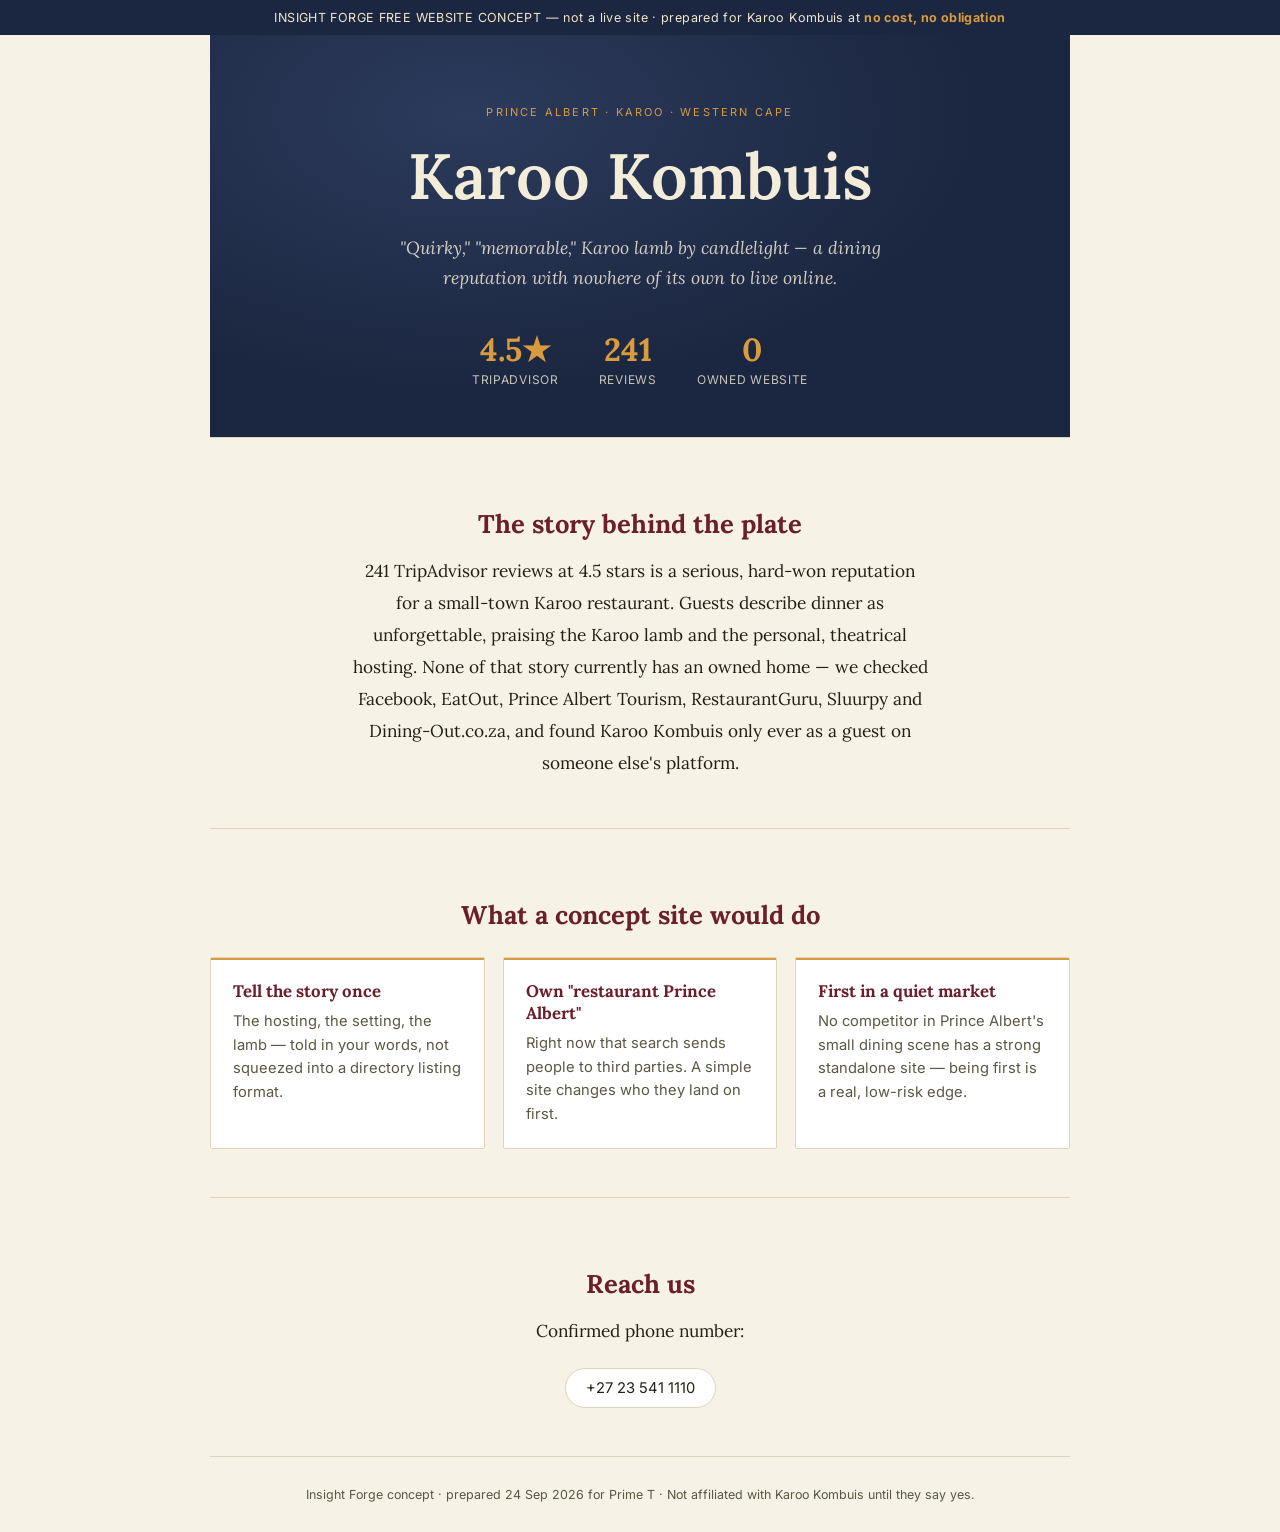
<file: Karoo Kombuis Concept.html>
<!doctype html><html><head><meta charset=utf8><meta name=viewport content="width=device-width,initial-scale=1,viewport-fit=cover"><style>:root{color-scheme:light;box-sizing:border-box;padding-top:env(safe-area-inset-top,0px);padding-bottom:env(safe-area-inset-bottom,0px)}html{scroll-padding-top:env(safe-area-inset-top,0px)}body{margin:0;padding:0;font:14px -apple-system,BlinkMacSystemFont,sans-serif;background:#faf9f5;color:#141413}img{max-width:100%}[hidden]:not([hidden=until-found i]){display:none!important}</style></head><body>
<title>Karoo Kombuis Concept</title>
<style>
  :root{
    --night:#1b2740; --candle:#d99b3f; --linen:#efe7d8; --cream:#f7f2e6;
    --ink:#241f16; --card:#fff; --line:#e0d5ba; --sub:#5c5644; --wine:#6b1f2a;
    color-scheme: light;
  }
  @media (prefers-color-scheme: dark){
    :root:not([data-theme="light"]){ --ink:#efe7d5; --cream:#14110d; --card:#1e1a13; --line:#332c1f; --sub:#b8ad91; color-scheme: dark; }
  }
  :root[data-theme="dark"]{ --ink:#efe7d5; --cream:#14110d; --card:#1e1a13; --line:#332c1f; --sub:#b8ad91; color-scheme: dark; }
  *{box-sizing:border-box}
  body{background:var(--cream); color:var(--ink); font-family:'Lora',Georgia,serif; margin:0}
  .wrap{max-width:900px; margin:0 auto; padding-inline:20px}
  .banner{background:var(--night); color:#f0e6c8; font-size:12.5px; text-align:center; letter-spacing:.03em; padding-block:10px; padding-top:calc(10px + env(safe-area-inset-top,0px)); font-family:'Inter',sans-serif}
  .banner strong{color:var(--candle)}
  .hero{background:radial-gradient(ellipse at 30% 20%, #2c3a5c 0%, var(--night) 60%); color:#f3ecd8; padding-block:70px 50px; text-align:center}
  .kicker{font-family:'Inter',sans-serif; font-size:11px; letter-spacing:.2em; text-transform:uppercase; color:var(--candle); margin-bottom:16px}
  h1.name{font-size:clamp(2.3rem,7vw,4rem); font-weight:600; margin:0}
  .tagline{font-size:1.1rem; opacity:.85; max-width:32rem; margin:16px auto 0; line-height:1.7; font-style:italic}
  .stat-row{display:flex; gap:40px; justify-content:center; margin-top:36px; flex-wrap:wrap; font-family:'Inter',sans-serif}
  .stat b{font-family:'Lora',serif; font-size:2rem; display:block; color:var(--candle)}
  .stat span{font-size:.75rem; text-transform:uppercase; letter-spacing:.06em; opacity:.8}
  section{padding-block:48px; border-top:1px solid var(--line); text-align:center}
  h2.h{font-family:'Lora',serif; font-size:1.6rem; color:var(--wine); margin-bottom:16px}
  .lead{font-size:1.08rem; line-height:1.85; max-width:36rem; margin:0 auto; color:var(--ink)}
  .grid{display:grid; grid-template-columns:repeat(auto-fit,minmax(220px,1fr)); gap:18px; margin-top:26px; text-align:left; font-family:'Inter',sans-serif}
  .card{background:var(--card); border:1px solid var(--line); border-radius:2px; padding:22px; position:relative}
  .card::before{content:''; position:absolute; top:0; left:0; width:100%; height:2px; background:var(--candle)}
  .card h3{font-family:'Lora',serif; margin:0 0 8px; font-size:1.05rem; color:var(--wine)}
  .card p{margin:0; color:var(--sub); font-size:.92rem; line-height:1.6}
  .contact{font-family:'Inter',sans-serif; margin-top:20px}
  .pill{display:inline-block; border:1px solid var(--line); border-radius:999px; padding:10px 20px; font-size:.92rem; background:var(--card)}
  footer{padding-block:30px; text-align:center; font-size:.78rem; color:var(--sub); border-top:1px solid var(--line); font-family:'Inter',sans-serif}
</style>
<link rel="stylesheet" href="https://fonts.googleapis.com/css2?family=Lora:wght@500;600&family=Inter:wght@400;500;600&display=swap">

<div class="banner">INSIGHT FORGE FREE WEBSITE CONCEPT — not a live site · prepared for Karoo Kombuis at <strong>no cost, no obligation</strong></div>

<div class="wrap">
  <div class="hero">
    <div class="kicker">Prince Albert · Karoo · Western Cape</div>
    <h1 class="name">Karoo Kombuis</h1>
    <p class="tagline">"Quirky," "memorable," Karoo lamb by candlelight — a dining reputation with nowhere of its own to live online.</p>
    <div class="stat-row">
      <div class="stat"><b>4.5★</b><span>TripAdvisor</span></div>
      <div class="stat"><b>241</b><span>reviews</span></div>
      <div class="stat"><b>0</b><span>owned website</span></div>
    </div>
  </div>

  <section>
    <h2 class="h">The story behind the plate</h2>
    <p class="lead">241 TripAdvisor reviews at 4.5 stars is a serious, hard-won reputation for a small-town Karoo restaurant. Guests describe dinner as unforgettable, praising the Karoo lamb and the personal, theatrical hosting. None of that story currently has an owned home — we checked Facebook, EatOut, Prince Albert Tourism, RestaurantGuru, Sluurpy and Dining-Out.co.za, and found Karoo Kombuis only ever as a guest on someone else's platform.</p>
  </section>

  <section>
    <h2 class="h">What a concept site would do</h2>
    <div class="grid">
      <div class="card"><h3>Tell the story once</h3><p>The hosting, the setting, the lamb — told in your words, not squeezed into a directory listing format.</p></div>
      <div class="card"><h3>Own "restaurant Prince Albert"</h3><p>Right now that search sends people to third parties. A simple site changes who they land on first.</p></div>
      <div class="card"><h3>First in a quiet market</h3><p>No competitor in Prince Albert's small dining scene has a strong standalone site — being first is a real, low-risk edge.</p></div>
    </div>
  </section>

  <section>
    <h2 class="h">Reach us</h2>
    <p class="lead">Confirmed phone number:</p>
    <div class="contact"><span class="pill">+27 23 541 1110</span></div>
  </section>

  <footer>Insight Forge concept · prepared 24 Sep 2026 for Prime T · Not affiliated with Karoo Kombuis until they say yes.</footer>
</div>

</body></html>
</file>
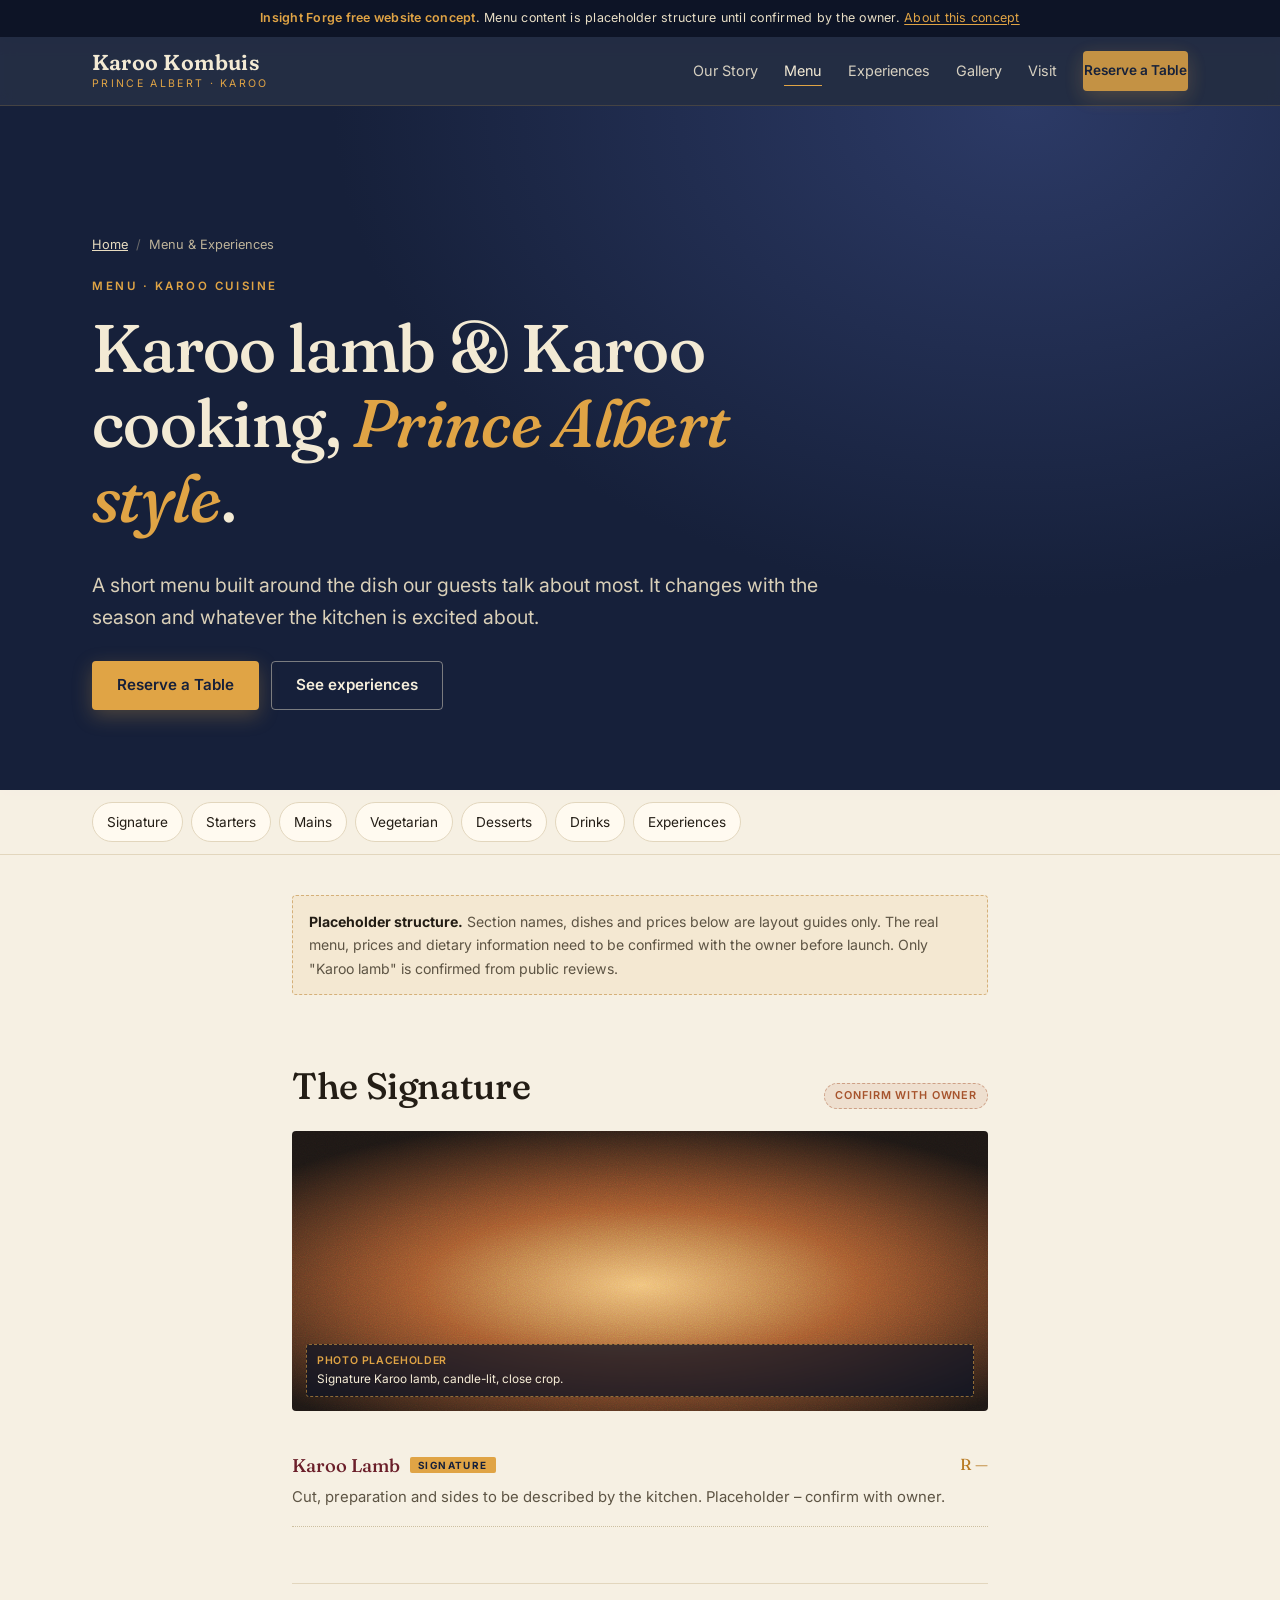
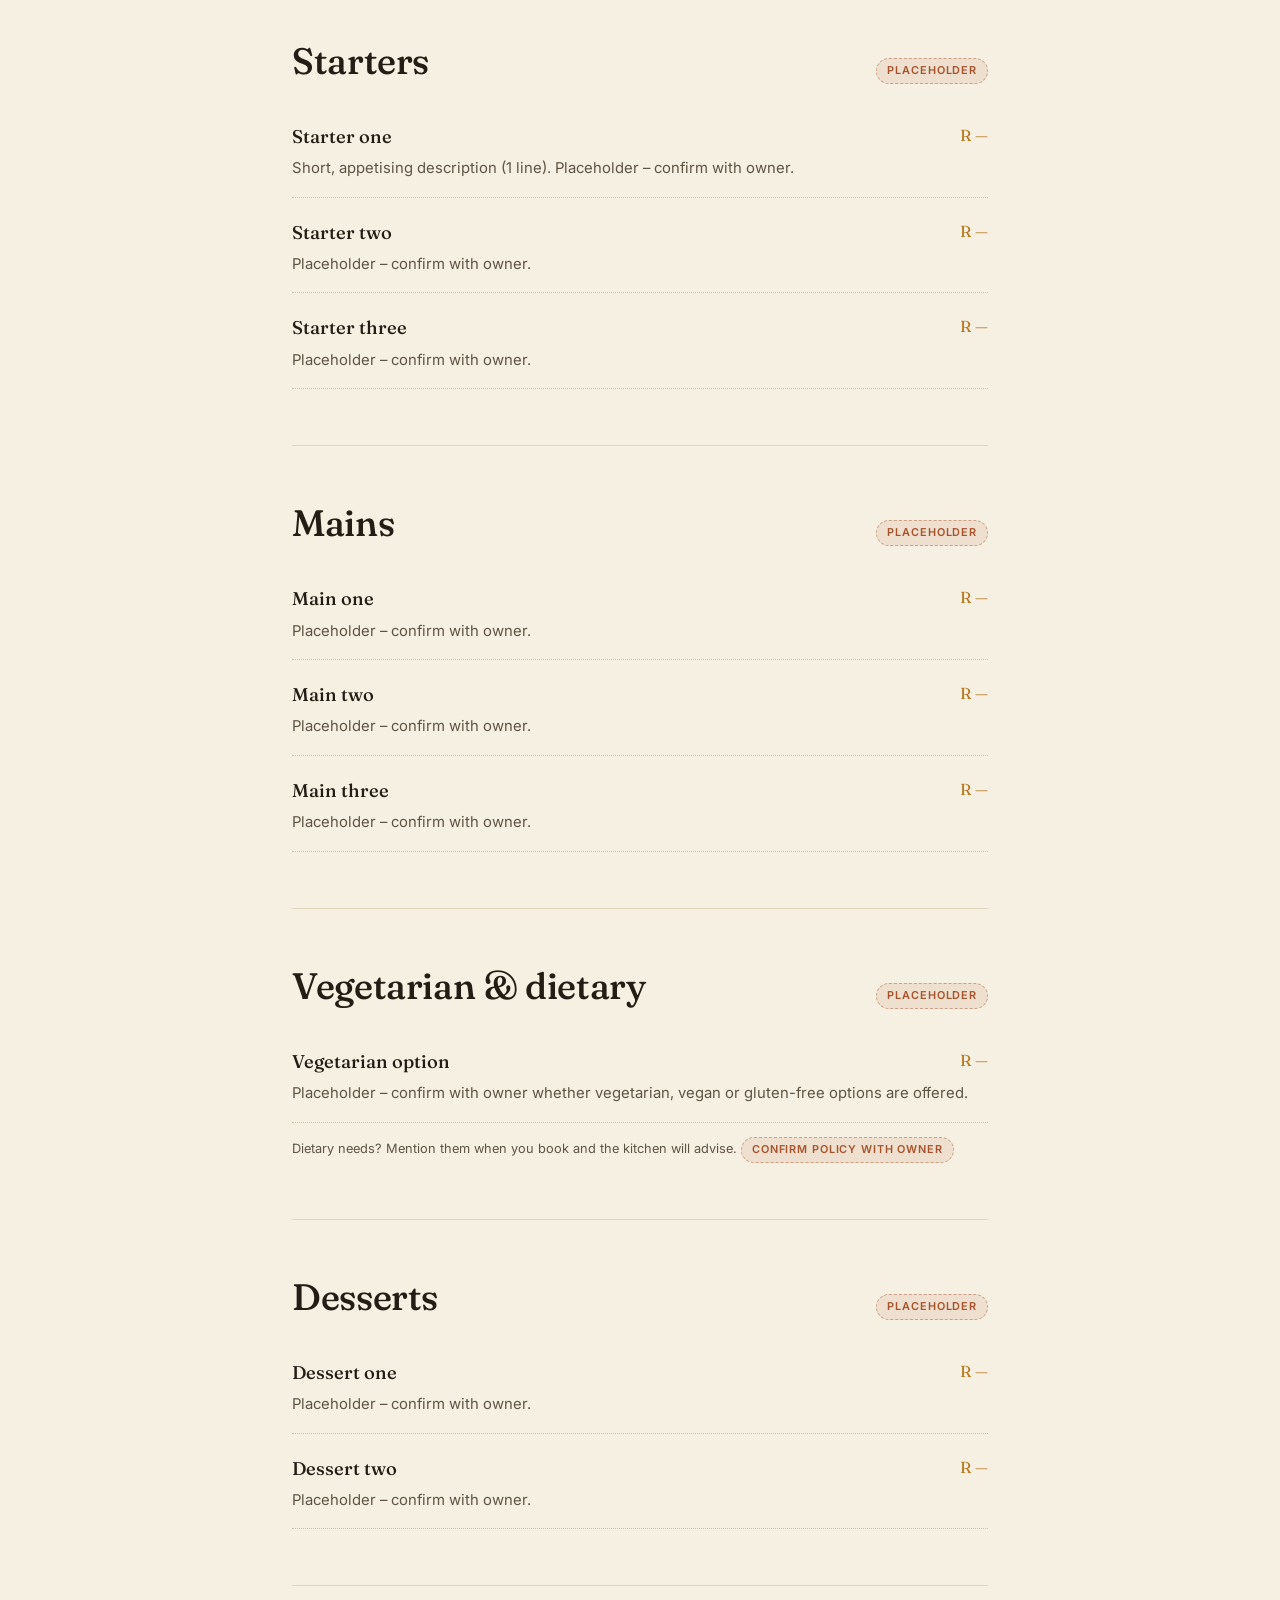
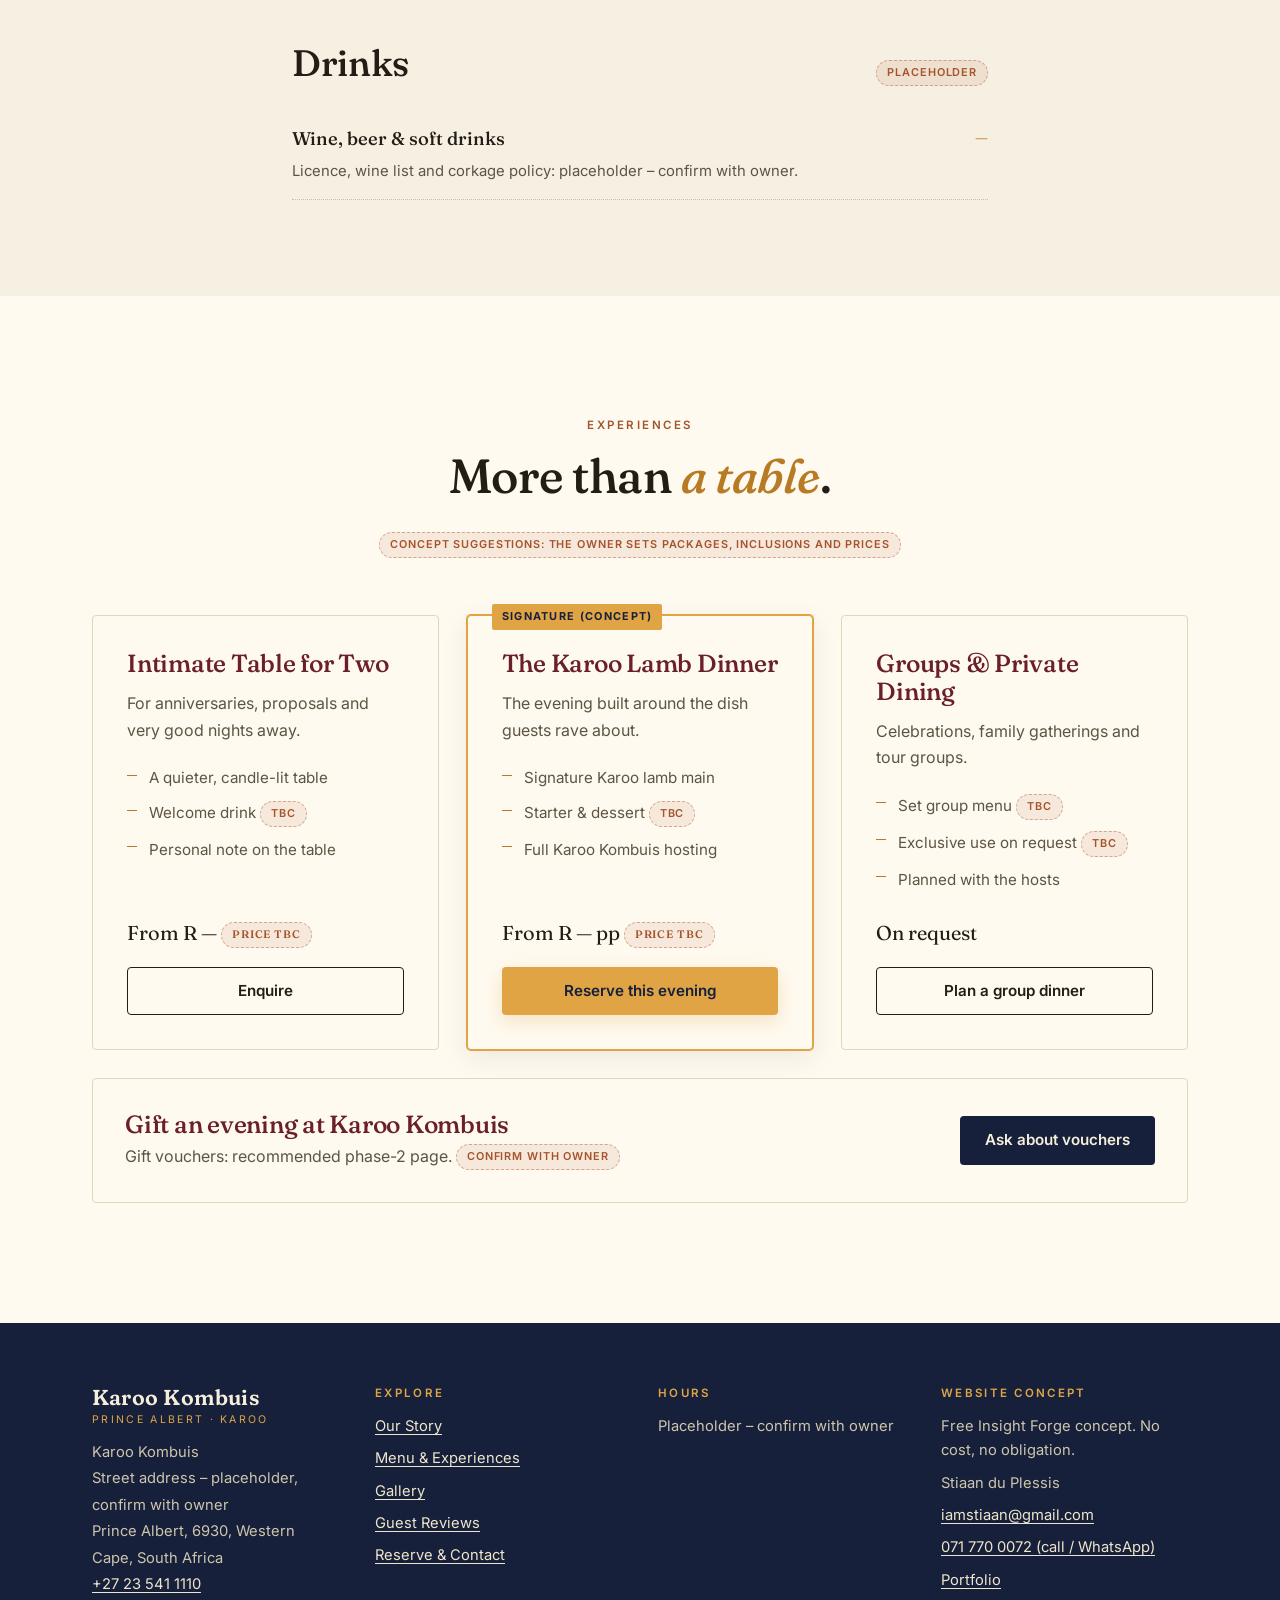
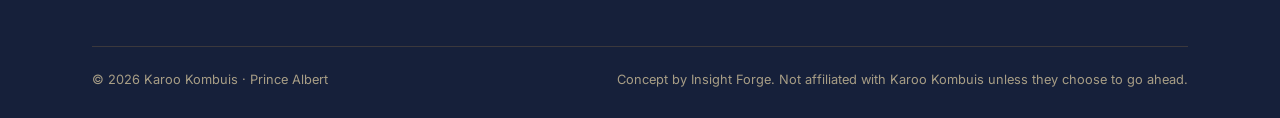
<file: menu.html>
<!doctype html>
<html lang="en-ZA" class="no-js">
<head>
<meta charset="utf-8">
<meta name="viewport" content="width=device-width,initial-scale=1,viewport-fit=cover">
<title>Menu &amp; Experiences | Karoo Lamb in Prince Albert | Karoo Kombuis</title>
<meta name="description" content="The Karoo Kombuis menu: signature Karoo lamb and Karoo cuisine in Prince Albert, Western Cape. Starters, mains, desserts, drinks and dining experiences.">
<link rel="canonical" href="https://911duplessis.github.io/Karoo-Kombuis-Website/menu.html"><!-- Swap to final domain at launch -->
<meta property="og:type" content="website">
<meta property="og:site_name" content="Karoo Kombuis">
<meta property="og:title" content="Menu | Karoo lamb in Prince Albert | Karoo Kombuis">
<meta property="og:description" content="Signature Karoo lamb and Karoo cuisine, personally hosted in Prince Albert.">
<meta property="og:url" content="https://911duplessis.github.io/Karoo-Kombuis-Website/menu.html">
<meta property="og:image" content="https://911duplessis.github.io/Karoo-Kombuis-Website/assets/og-image.jpg">
<meta property="og:image:width" content="1200">
<meta property="og:image:height" content="630">
<meta property="og:image:alt" content="Karoo Kombuis, personally hosted: Prince Albert, Karoo">
<meta name="theme-color" content="#16203a">
<link rel="preconnect" href="https://fonts.googleapis.com">
<link rel="preconnect" href="https://fonts.gstatic.com" crossorigin>
<link rel="stylesheet" href="https://fonts.googleapis.com/css2?family=Fraunces:ital,opsz,wght,SOFT,WONK@0,9..144,300..700,0..100,0..1;1,9..144,300..700,0..100,0..1&family=Inter:wght@400;500;600;700&display=swap">
<link rel="stylesheet" href="assets/site.css">
<script type="application/ld+json">
{
  "@context": "https://schema.org",
  "@type": "BreadcrumbList",
  "itemListElement": [
    {"@type": "ListItem", "position": 1, "name": "Home", "item": "https://911duplessis.github.io/Karoo-Kombuis-Website/"},
    {"@type": "ListItem", "position": 2, "name": "Menu & Experiences", "item": "https://911duplessis.github.io/Karoo-Kombuis-Website/menu.html"}
  ]
}
</script>
</head>
<body class="has-mobile-cta">
<a class="skip" href="#main">Skip to content</a>
<div class="concept-bar"><strong>Insight Forge free website concept</strong>. Menu content is placeholder structure until confirmed by the owner. <a href="index.html#next-steps">About this concept</a></div>

<header class="site-header">
  <nav class="wrap nav" aria-label="Primary">
    <a class="brand" href="index.html" aria-label="Karoo Kombuis home"><b>Karoo Kombuis</b><small>Prince Albert · Karoo</small></a>
    <button class="nav-toggle" aria-expanded="false" aria-controls="nav-links">Menu</button>
    <ul class="nav-links" id="nav-links">
      <li><a href="index.html#story">Our Story</a></li>
      <li><a href="menu.html" aria-current="page">Menu</a></li>
      <li><a href="#experiences">Experiences</a></li>
      <li><a href="index.html#gallery">Gallery</a></li>
      <li><a href="index.html#visit">Visit</a></li>
      <li><a class="btn btn-primary btn-sm" href="contact.html">Reserve a Table</a></li>
    </ul>
  </nav>
</header>

<main id="main">
  <section class="page-hero on-dark">
    <div class="wrap">
      <nav class="breadcrumb" aria-label="Breadcrumb"><ol><li><a href="index.html">Home</a></li><li aria-current="page">Menu &amp; Experiences</li></ol></nav>
      <p class="eyebrow">Menu · Karoo cuisine</p>
      <h1>Karoo lamb &amp; Karoo cooking, <em>Prince Albert style</em>.</h1>
      <p class="lead">A short menu built around the dish our guests talk about most. It changes with the season and whatever the kitchen is excited about.</p>
      <div class="btn-row" style="margin-top:28px"><a class="btn btn-primary" href="contact.html">Reserve a Table</a><a class="btn btn-ghost" href="#experiences">See experiences</a></div>
    </div>
  </section>

  <nav class="menu-nav" aria-label="Menu sections">
    <div class="wrap"><ul>
      <li><a href="#signature">Signature</a></li><li><a href="#starters">Starters</a></li><li><a href="#mains">Mains</a></li><li><a href="#vegetarian">Vegetarian</a></li><li><a href="#desserts">Desserts</a></li><li><a href="#drinks">Drinks</a></li><li><a href="#experiences">Experiences</a></li>
    </ul></div>
  </nav>

  <div class="wrap narrow" style="padding-top:40px">
    <p class="note"><b>Placeholder structure.</b> Section names, dishes and prices below are layout guides only. The real menu, prices and dietary information need to be confirmed with the owner before launch. Only "Karoo lamb" is confirmed from public reviews.</p>
  </div>

  <div class="wrap narrow" style="padding-bottom:40px">
    <section class="menu-cat" id="signature" aria-labelledby="m-sig">
      <div class="menu-cat-head"><h2 id="m-sig">The Signature</h2><span class="tbc">Confirm with owner</span></div>
      <div class="ph table" style="min-height:280px;margin-bottom:24px" role="img" aria-label="Photo placeholder: signature Karoo lamb"><span class="ph-label"><b>Photo placeholder</b>Signature Karoo lamb, candle-lit, close crop.</span></div>
      <ul class="menu-items">
        <li class="menu-item signature"><b>Karoo Lamb</b><span class="price">R —</span><p>Cut, preparation and sides to be described by the kitchen. Placeholder – confirm with owner.</p></li>
      </ul>
    </section>

    <section class="menu-cat" id="starters" aria-labelledby="m-start">
      <div class="menu-cat-head"><h2 id="m-start">Starters</h2><span class="tbc">Placeholder</span></div>
      <ul class="menu-items">
        <li class="menu-item"><b>Starter one</b><span class="price">R —</span><p>Short, appetising description (1 line). Placeholder – confirm with owner.</p></li>
        <li class="menu-item"><b>Starter two</b><span class="price">R —</span><p>Placeholder – confirm with owner.</p></li>
        <li class="menu-item"><b>Starter three</b><span class="price">R —</span><p>Placeholder – confirm with owner.</p></li>
      </ul>
    </section>

    <section class="menu-cat" id="mains" aria-labelledby="m-main">
      <div class="menu-cat-head"><h2 id="m-main">Mains</h2><span class="tbc">Placeholder</span></div>
      <ul class="menu-items">
        <li class="menu-item"><b>Main one</b><span class="price">R —</span><p>Placeholder – confirm with owner.</p></li>
        <li class="menu-item"><b>Main two</b><span class="price">R —</span><p>Placeholder – confirm with owner.</p></li>
        <li class="menu-item"><b>Main three</b><span class="price">R —</span><p>Placeholder – confirm with owner.</p></li>
      </ul>
    </section>

    <section class="menu-cat" id="vegetarian" aria-labelledby="m-veg">
      <div class="menu-cat-head"><h2 id="m-veg">Vegetarian &amp; dietary</h2><span class="tbc">Placeholder</span></div>
      <ul class="menu-items">
        <li class="menu-item"><b>Vegetarian option</b><span class="price">R —</span><p>Placeholder – confirm with owner whether vegetarian, vegan or gluten-free options are offered.</p></li>
      </ul>
      <p class="form-note" style="margin-top:14px">Dietary needs? Mention them when you book and the kitchen will advise. <span class="tbc">Confirm policy with owner</span></p>
    </section>

    <section class="menu-cat" id="desserts" aria-labelledby="m-des">
      <div class="menu-cat-head"><h2 id="m-des">Desserts</h2><span class="tbc">Placeholder</span></div>
      <ul class="menu-items">
        <li class="menu-item"><b>Dessert one</b><span class="price">R —</span><p>Placeholder – confirm with owner.</p></li>
        <li class="menu-item"><b>Dessert two</b><span class="price">R —</span><p>Placeholder – confirm with owner.</p></li>
      </ul>
    </section>

    <section class="menu-cat" id="drinks" aria-labelledby="m-drk">
      <div class="menu-cat-head"><h2 id="m-drk">Drinks</h2><span class="tbc">Placeholder</span></div>
      <ul class="menu-items">
        <li class="menu-item"><b>Wine, beer &amp; soft drinks</b><span class="price">—</span><p>Licence, wine list and corkage policy: placeholder – confirm with owner.</p></li>
      </ul>
    </section>
  </div>

  <section id="experiences" class="on-paper" aria-labelledby="exp-title">
    <div class="wrap">
      <div class="section-head center">
        <p class="eyebrow">Experiences</p>
        <h2 id="exp-title">More than <em>a table</em>.</h2>
        <p class="lead"><span class="tbc">Concept suggestions: the owner sets packages, inclusions and prices</span></p>
      </div>
      <div class="grid g3">
        <article class="pkg">
          <h3>Intimate Table for Two</h3>
          <p style="color:var(--sub)">For anniversaries, proposals and very good nights away.</p>
          <ul><li>A quieter, candle-lit table</li><li>Welcome drink <span class="tbc">TBC</span></li><li>Personal note on the table</li></ul>
          <p class="price">From R — <span class="tbc">Price TBC</span></p>
          <a class="btn btn-outline" href="contact.html?experience=table-for-two">Enquire</a>
        </article>
        <article class="pkg featured">
          <span class="flag">Signature (concept)</span>
          <h3>The Karoo Lamb Dinner</h3>
          <p style="color:var(--sub)">The evening built around the dish guests rave about.</p>
          <ul><li>Signature Karoo lamb main</li><li>Starter &amp; dessert <span class="tbc">TBC</span></li><li>Full Karoo Kombuis hosting</li></ul>
          <p class="price">From R — pp <span class="tbc">Price TBC</span></p>
          <a class="btn btn-primary" href="contact.html?experience=lamb-dinner">Reserve this evening</a>
        </article>
        <article class="pkg">
          <h3>Groups &amp; Private Dining</h3>
          <p style="color:var(--sub)">Celebrations, family gatherings and tour groups.</p>
          <ul><li>Set group menu <span class="tbc">TBC</span></li><li>Exclusive use on request <span class="tbc">TBC</span></li><li>Planned with the hosts</li></ul>
          <p class="price">On request</p>
          <a class="btn btn-outline" href="contact.html?experience=group">Plan a group dinner</a>
        </article>
      </div>
      <div class="card" style="margin-top:28px;display:flex;flex-wrap:wrap;gap:16px;align-items:center;justify-content:space-between">
        <div><h3 style="margin:0 0 4px">Gift an evening at Karoo Kombuis</h3><p style="margin:0;color:var(--sub)">Gift vouchers: recommended phase-2 page. <span class="tbc">Confirm with owner</span></p></div>
        <a class="btn btn-dark" href="contact.html?experience=voucher">Ask about vouchers</a>
      </div>
    </div>
  </section>
</main>

<footer class="site-footer">
  <div class="wrap">
    <div class="foot-grid">
      <div>
        <p class="brand" style="margin:0 0 14px"><b style="color:#f6eedb">Karoo Kombuis</b><small>Prince Albert · Karoo</small></p>
        <address class="nap">Karoo Kombuis<br>Street address – placeholder, confirm with owner<br>Prince Albert, 6930, Western Cape, South Africa<br><a href="tel:+27235411110">+27 23 541 1110</a></address>
      </div>
      <div><h4>Explore</h4><ul><li><a href="index.html#story">Our Story</a></li><li><a href="menu.html">Menu &amp; Experiences</a></li><li><a href="index.html#gallery">Gallery</a></li><li><a href="index.html#reviews">Guest Reviews</a></li><li><a href="contact.html">Reserve &amp; Contact</a></li></ul></div>
      <div><h4>Hours</h4><p style="margin:0">Placeholder – confirm with owner</p></div>
      <div><h4>Website concept</h4><p style="margin:0 0 8px">Free Insight Forge concept. No cost, no obligation.</p><ul><li>Stiaan du Plessis</li><li><a href="mailto:iamstiaan@gmail.com">iamstiaan@gmail.com</a></li><li><a href="https://wa.me/27717700072" target="_blank" rel="noopener">071 770 0072 (call / WhatsApp)</a></li><li><a href="https://911duplessis.github.io/Veyra/" target="_blank" rel="noopener">Portfolio</a></li></ul></div>
    </div>
    <div class="foot-base"><p>© <span data-year>2026</span> Karoo Kombuis · Prince Albert</p><p>Concept by Insight Forge. Not affiliated with Karoo Kombuis unless they choose to go ahead.</p></div>
  </div>
</footer>
<div class="mobile-cta" aria-label="Quick actions"><a class="btn btn-ghost" href="tel:+27235411110">Call</a><a class="btn btn-wa" href="https://wa.me/27714417882?text=Hi%2C%20I%27d%20like%20to%20book%20a%20table%20at%20Karoo%20Kombuis." target="_blank" rel="noopener">WhatsApp</a><a class="btn btn-primary" href="contact.html">Reserve</a></div>
<script src="assets/site.js" defer></script>
</body>
</html>
</file>
<file: assets/site.css>
/* Karoo Kombuis — concept stylesheet (Insight Forge)
   Palette: Karoo night, candlelight, ochre earth, veld sage, linen. */
:root{
  --night:#16203a;      /* Karoo night sky */
  --night-2:#223055;
  --candle:#e0a445;     /* candlelight amber — primary accent */
  --candle-deep:#b87a22;
  --ochre:#a6532c;      /* Karoo earth / rust */
  --wine:#6b1f2a;       /* shiraz — headings on light */
  --sage:#7d8a6a;       /* veld / saltbush */
  --linen:#f6f0e3;      /* page background */
  --paper:#fffaf0;      /* cards */
  --ink:#231d15;
  --sub:#5d5444;
  --line:#e2d6bd;
  --radius:4px;
  --shadow:0 1px 2px rgba(35,29,21,.06),0 8px 28px rgba(35,29,21,.08);
  --serif:'Fraunces',Georgia,'Times New Roman',serif;
  --sans:'Inter',system-ui,-apple-system,'Segoe UI',sans-serif;
  --max:1160px;
  --gutter:clamp(16px,4vw,32px);
  color-scheme:light;
}
*,*::before,*::after{box-sizing:border-box}
html{scroll-behavior:smooth;scroll-padding-top:80px;-webkit-text-size-adjust:100%}
@media (prefers-reduced-motion:reduce){html{scroll-behavior:auto}*{animation:none!important;transition:none!important}}
body{margin:0;background:var(--linen);color:var(--ink);font-family:var(--sans);font-size:1rem;line-height:1.65;-webkit-font-smoothing:antialiased;overflow-x:hidden}
img{max-width:100%;display:block}
a{color:inherit}
:focus-visible{outline:3px solid var(--candle);outline-offset:3px;border-radius:2px}
.skip{position:absolute;left:-9999px;top:0;background:var(--candle);color:var(--night);padding:10px 16px;z-index:100;font-weight:600}
.skip:focus{left:12px;top:12px}
.wrap{max-width:var(--max);margin:0 auto;padding-inline:var(--gutter)}
.narrow{max-width:760px}
.sr-only{position:absolute;width:1px;height:1px;overflow:hidden;clip:rect(0 0 0 0);white-space:nowrap}

/* ---------- Concept banner ---------- */
.concept-bar{background:#0d1426;color:#e9dfc6;font-size:.78rem;letter-spacing:.02em;text-align:center;padding:8px var(--gutter)}
.concept-bar strong{color:var(--candle);font-weight:600}
.concept-bar a{color:var(--candle);text-underline-offset:2px}

/* ---------- Header / nav ---------- */
.site-header{position:sticky;top:0;z-index:50;background:rgba(22,32,58,.94);backdrop-filter:saturate(140%) blur(8px);-webkit-backdrop-filter:saturate(140%) blur(8px);color:#f3ead4;border-bottom:1px solid rgba(224,164,69,.18)}
.nav{display:flex;align-items:center;justify-content:space-between;gap:16px;min-height:68px}
.brand{display:flex;flex-direction:column;text-decoration:none;line-height:1.05}
.brand b{font-family:var(--serif);font-weight:600;font-size:1.35rem;letter-spacing:.01em;font-variation-settings:"SOFT" 100,"WONK" 1}
.brand small{font-size:.66rem;letter-spacing:.22em;text-transform:uppercase;color:var(--candle);margin-top:4px}
.nav-links{display:flex;align-items:center;gap:26px;list-style:none;margin:0;padding:0;font-size:.9rem}
.nav-links a{text-decoration:none;opacity:.86;padding:6px 0;border-bottom:1px solid transparent}
.nav-links a:hover,.nav-links a[aria-current="page"]{opacity:1;border-bottom-color:var(--candle)}
.nav-toggle{display:none;background:none;border:1px solid rgba(243,234,212,.3);color:inherit;border-radius:var(--radius);padding:8px 12px;font:inherit;font-size:.85rem;cursor:pointer}
@media (max-width:900px){
  .nav-toggle{display:inline-flex}
  .nav-links{position:absolute;left:0;right:0;top:100%;flex-direction:column;align-items:stretch;gap:0;background:var(--night);padding:8px var(--gutter) 20px;border-bottom:1px solid rgba(224,164,69,.25);display:none}
  .nav-links.open{display:flex}
  .nav-links a{display:block;padding:14px 0;border-bottom:1px solid rgba(243,234,212,.08)}
  .nav-links .btn{margin-top:14px;text-align:center}
}

/* ---------- Buttons ---------- */
.btn{display:inline-flex;align-items:center;justify-content:center;gap:8px;font-family:var(--sans);font-weight:600;font-size:.95rem;text-decoration:none;border-radius:var(--radius);padding:14px 24px;border:1px solid transparent;cursor:pointer;transition:transform .15s ease,background .15s ease,box-shadow .15s ease;min-height:48px;line-height:1.2}
.btn:hover{transform:translateY(-1px)}
.btn-primary{background:var(--candle);color:var(--night);box-shadow:0 6px 20px rgba(224,164,69,.28)}
.btn-primary:hover{background:#ebb35a}
.btn-ghost{border-color:rgba(243,234,212,.45);color:#f6eedb;background:transparent}
.btn-ghost:hover{background:rgba(243,234,212,.08)}
.btn-dark{background:var(--night);color:#f6eedb}
.btn-outline{border-color:var(--ink);color:var(--ink);background:transparent}
.btn-wa{background:#1f7a4d;color:#fff}
.btn-sm{padding:10px 16px;min-height:40px;font-size:.85rem}
.btn-row{display:flex;flex-wrap:wrap;gap:12px}

/* ---------- Type ---------- */
.eyebrow{font-size:.72rem;font-weight:600;letter-spacing:.22em;text-transform:uppercase;color:var(--ochre);margin:0 0 14px}
.on-dark .eyebrow{color:var(--candle)}
h1,h2,h3,h4{font-family:var(--serif);font-weight:500;line-height:1.12;margin:0 0 .5em;letter-spacing:-.01em;font-variation-settings:"SOFT" 50}
h1{font-size:clamp(2.5rem,7vw,5rem)}
h2{font-size:clamp(1.9rem,4.4vw,3rem)}
h3{font-size:clamp(1.25rem,2.2vw,1.55rem)}
h2 em,h1 em{font-style:italic;color:var(--candle-deep)}
.on-dark h1 em,.on-dark h2 em{color:var(--candle)}
.lead{font-size:clamp(1.05rem,1.6vw,1.22rem);color:var(--sub);max-width:62ch}
.on-dark .lead,.on-dark-2 .lead{color:#d9cfb8}
.on-dark-2 .eyebrow{color:var(--candle)}
p{margin:0 0 1em}

/* ---------- Sections ---------- */
section{padding-block:clamp(64px,10vw,120px)}
.on-dark{background:var(--night);color:#f3ead4}
.on-dark-2{background:linear-gradient(180deg,var(--night) 0%,#1c2847 100%);color:#f3ead4}
.on-paper{background:var(--paper)}
.section-head{max-width:720px;margin-bottom:clamp(36px,5vw,56px)}
.section-head.center{margin-inline:auto;text-align:center}
.section-head.center .lead{margin-inline:auto}
.rule{display:flex;align-items:center;gap:14px;color:var(--candle-deep);margin:0 0 18px}
.rule::before,.rule::after{content:"";height:1px;flex:1;background:currentColor;opacity:.35}

/* ---------- Photo placeholders ---------- */
.ph{position:relative;overflow:hidden;border-radius:var(--radius);background:
  radial-gradient(120% 80% at 70% 10%,rgba(224,164,69,.55) 0%,rgba(224,164,69,0) 55%),
  linear-gradient(180deg,#2a3760 0%,#5b3b3a 55%,#a6532c 100%);
  color:#f7eed8;min-height:260px;isolation:isolate}
.ph::before{content:"";position:absolute;inset:0;z-index:-1;opacity:.35;mix-blend-mode:overlay;background-image:url("data:image/svg+xml,%3Csvg xmlns='http://www.w3.org/2000/svg' width='160' height='160'%3E%3Cfilter id='n'%3E%3CfeTurbulence type='fractalNoise' baseFrequency='.9' numOctaves='3' stitchTiles='stitch'/%3E%3C/filter%3E%3Crect width='100%25' height='100%25' filter='url(%23n)'/%3E%3C/svg%3E")}
.ph.warm{background:radial-gradient(90% 70% at 40% 45%,rgba(240,176,80,.85) 0%,rgba(166,83,44,.6) 40%,#2b1d17 100%)}
.ph.dusk{background:linear-gradient(180deg,#1a2442 0%,#3c3b5c 35%,#b0643a 72%,#d9a05a 100%)}
.ph.veld{background:linear-gradient(180deg,#c9b48c 0%,#9a8a66 50%,#5f5a44 100%)}
.ph.table{background:radial-gradient(70% 60% at 50% 55%,#f0c27a 0%,#a55b2f 45%,#1d1714 100%)}
.ph-label{position:absolute;left:14px;right:14px;bottom:14px;font-size:.74rem;line-height:1.45;background:rgba(13,20,38,.72);border:1px dashed rgba(224,164,69,.6);padding:8px 10px;border-radius:3px;backdrop-filter:blur(2px)}
.ph-label b{color:var(--candle);font-weight:600;letter-spacing:.06em;text-transform:uppercase;font-size:.66rem;display:block;margin-bottom:2px}

/* ---------- Hero ---------- */
.hero{position:relative;min-height:min(92vh,860px);display:flex;align-items:flex-end;color:#f7eed8;padding:0;background:var(--night)}
.hero .ph{position:absolute;inset:0;border-radius:0;min-height:0}
.hero-label{position:absolute;z-index:2;top:20px;right:var(--gutter);left:auto;bottom:auto;max-width:320px;color:#f7eed8}
@media (max-width:760px){.hero-label{left:var(--gutter);max-width:none}}
.hero-shade{position:absolute;inset:0;background:linear-gradient(180deg,rgba(13,20,38,.35) 0%,rgba(13,20,38,.15) 35%,rgba(13,20,38,.88) 100%)}
.hero-inner{background:transparent;position:relative;padding-block:clamp(120px,18vh,200px) clamp(56px,9vh,96px)}
.hero h1{max-width:14ch;text-shadow:0 2px 30px rgba(0,0,0,.35)}
.hero .lead{color:#eadfc6;max-width:52ch;margin-bottom:30px}
.hero-meta{display:flex;flex-wrap:wrap;gap:10px 28px;margin-top:34px;font-size:.88rem;color:#e6dac0}
.hero-meta span{display:inline-flex;align-items:center;gap:8px}
.star{color:var(--candle)}

/* ---------- Page hero (inner pages) ---------- */
.page-hero{background:radial-gradient(90% 120% at 80% 0%,#2c3a66 0%,var(--night) 60%);color:#f3ead4;padding-block:clamp(72px,11vw,128px) clamp(48px,7vw,80px)}
.page-hero h1{font-size:clamp(2.3rem,6vw,4.2rem);max-width:18ch}
.breadcrumb{font-size:.8rem;color:#bdb299;margin-bottom:22px}
.breadcrumb a{color:#e8dcc0}
.breadcrumb ol{list-style:none;margin:0;padding:0;display:flex;gap:8px;flex-wrap:wrap}
.breadcrumb li+li::before{content:"/";margin-right:8px;opacity:.5}

/* ---------- Grids & cards ---------- */
.grid{display:grid;gap:clamp(16px,2.4vw,28px)}
.g2{grid-template-columns:repeat(auto-fit,minmax(min(100%,420px),1fr))}
.g3{grid-template-columns:repeat(auto-fit,minmax(min(100%,280px),1fr))}
.g4{grid-template-columns:repeat(auto-fit,minmax(min(100%,220px),1fr))}
.split{display:grid;gap:clamp(28px,5vw,72px);align-items:center;grid-template-columns:1fr}
@media (min-width:900px){.split{grid-template-columns:1fr 1fr}.split.reverse>:first-child{order:2}}
.card{background:var(--paper);border:1px solid var(--line);border-radius:var(--radius);padding:clamp(22px,3vw,32px);position:relative}
.card.lift{box-shadow:var(--shadow)}
.card h3{color:var(--wine)}
.card p:last-child{margin-bottom:0}
.card .num{font-family:var(--serif);font-size:.95rem;color:var(--candle-deep);font-style:italic;display:block;margin-bottom:10px}
.on-dark .card{background:rgba(255,250,240,.04);border-color:rgba(224,164,69,.2)}
.on-dark .card h3{color:#f6eedb}
.on-dark .card p{color:#cfc5ad}

.pillars{counter-reset:p}
.pillar{border-top:2px solid var(--candle);padding-top:18px}
.pillar h3{margin-bottom:.35em}
.pillar p{color:var(--sub);margin:0}
.on-dark .pillar p{color:#cfc5ad}

/* Dish / experience cards */
.dish{display:flex;flex-direction:column;background:var(--paper);border:1px solid var(--line);border-radius:var(--radius);overflow:hidden}
.dish .ph{min-height:240px;border-radius:0}
.dish-body{padding:24px;display:flex;flex-direction:column;flex:1}
.dish-body h3{color:var(--wine)}
.dish-body p{color:var(--sub);font-size:.96rem}
.dish-body .meta{margin-top:auto;font-size:.8rem;color:var(--ochre);font-weight:600;letter-spacing:.04em}

/* Tag / placeholder chip */
.tbc{display:inline-block;font-size:.68rem;font-weight:600;letter-spacing:.08em;text-transform:uppercase;background:rgba(166,83,44,.1);color:var(--ochre);border:1px dashed rgba(166,83,44,.45);border-radius:999px;padding:3px 10px;vertical-align:middle}
.on-dark .tbc{background:rgba(224,164,69,.1);color:var(--candle);border-color:rgba(224,164,69,.45)}

/* ---------- Proof ---------- */
.proof{display:grid;gap:clamp(24px,4vw,56px);grid-template-columns:1fr;align-items:center}
@media (min-width:860px){.proof{grid-template-columns:.9fr 1.1fr}}
.score{font-family:var(--serif);font-size:clamp(5rem,14vw,9rem);line-height:.9;color:var(--candle);font-weight:400;letter-spacing:-.03em}
.score small{font-size:.28em;color:#d9cfb8;letter-spacing:0;margin-left:6px}
.stars{font-size:1.4rem;letter-spacing:4px;color:var(--candle);margin:10px 0 6px}
.theme-list{list-style:none;margin:0;padding:0;display:grid;gap:14px}
.theme-list li{display:flex;gap:16px;align-items:flex-start;padding:18px 20px;border:1px solid rgba(224,164,69,.22);border-radius:var(--radius);background:rgba(255,250,240,.03)}
.theme-list b{font-family:var(--serif);font-weight:500;font-size:1.2rem;color:#f6eedb;display:block}
.theme-list span{color:#cfc5ad;font-size:.93rem}
.theme-list i{font-style:normal;color:var(--candle);font-family:var(--serif);font-size:1.4rem;line-height:1}

/* ---------- Packages ---------- */
.pkg{display:flex;flex-direction:column;background:var(--paper);border:1px solid var(--line);border-radius:var(--radius);padding:clamp(24px,3vw,34px);position:relative}
.pkg.featured{border-color:var(--candle);box-shadow:0 0 0 1px var(--candle),var(--shadow)}
.pkg .flag{position:absolute;top:-12px;left:24px;background:var(--candle);color:var(--night);font-size:.68rem;font-weight:700;letter-spacing:.12em;text-transform:uppercase;padding:4px 10px;border-radius:2px}
.pkg h3{color:var(--wine)}
.pkg ul{margin:6px 0 24px;padding:0;list-style:none;display:grid;gap:10px;color:var(--sub);font-size:.95rem}
.pkg li{padding-left:22px;position:relative}
.pkg li::before{content:"";position:absolute;left:0;top:.62em;width:10px;height:1px;background:var(--candle-deep)}
.pkg .price{font-family:var(--serif);font-size:1.25rem;margin:auto 0 18px;color:var(--ink)}

/* ---------- Gallery ---------- */
.gallery{display:grid;gap:12px;grid-template-columns:repeat(2,1fr);grid-auto-rows:170px}
@media (min-width:760px){.gallery{grid-template-columns:repeat(4,1fr);grid-auto-rows:210px}}
.gallery .ph{min-height:0}
.gallery .tall{grid-row:span 2}
.gallery .wide{grid-column:span 2}

/* ---------- Visit / hours ---------- */
.hours{width:100%;border-collapse:collapse;font-size:.95rem}
.hours th,.hours td{text-align:left;padding:12px 0;border-bottom:1px solid var(--line);vertical-align:top}
.hours th{font-weight:500;width:42%}
.hours td{color:var(--sub)}
.nap{font-style:normal;line-height:1.8}
.nap a{text-underline-offset:3px}
.map{position:relative;border-radius:var(--radius);overflow:hidden;min-height:340px;background:
  repeating-linear-gradient(0deg,rgba(35,29,21,.05) 0 1px,transparent 1px 38px),
  repeating-linear-gradient(90deg,rgba(35,29,21,.05) 0 1px,transparent 1px 38px),
  linear-gradient(135deg,#e7dcc3,#d6c6a2);border:1px solid var(--line);display:flex;align-items:center;justify-content:center;text-align:center;padding:24px}
.map iframe{position:absolute;inset:0;width:100%;height:100%;border:0}
.map .pin{width:22px;height:22px;border-radius:50% 50% 50% 0;transform:rotate(-45deg);background:var(--ochre);margin:0 auto 16px;box-shadow:0 0 0 6px rgba(166,83,44,.18)}
.map p{max-width:34ch;margin:0 auto 16px;color:var(--sub);font-size:.92rem}

/* ---------- Forms ---------- */
.form{display:grid;gap:16px}
.form .row{display:grid;gap:16px;grid-template-columns:1fr}
@media (min-width:620px){.form .row{grid-template-columns:1fr 1fr}}
.field{display:grid;gap:6px}
.field label{font-size:.82rem;font-weight:600;letter-spacing:.02em}
.field input,.field select,.field textarea{font:inherit;font-size:1rem;padding:13px 14px;border:1px solid #cdbf9f;border-radius:var(--radius);background:#fff;color:var(--ink);min-height:48px;width:100%}
.field textarea{min-height:120px;resize:vertical}
.field input:focus,.field select:focus,.field textarea:focus{outline:none;border-color:var(--candle-deep);box-shadow:0 0 0 3px rgba(224,164,69,.3)}
.form-note{font-size:.8rem;color:var(--sub);margin:0}
.form-status{font-size:.92rem;padding:12px 14px;border-radius:var(--radius);background:rgba(125,138,106,.15);border:1px solid rgba(125,138,106,.4);display:none}
.form-status.show{display:block}
.on-dark .field input,.on-dark .field select,.on-dark .field textarea{background:rgba(255,250,240,.96)}
.on-dark .form-note{color:#bdb299}

/* ---------- Quick contact strip ---------- */
.quick{display:grid;gap:12px;grid-template-columns:repeat(auto-fit,minmax(min(100%,220px),1fr))}
.quick a{display:flex;flex-direction:column;gap:2px;padding:18px 20px;border:1px solid var(--line);border-radius:var(--radius);background:var(--paper);text-decoration:none;transition:border-color .15s}
.quick a:hover{border-color:var(--candle-deep)}
.quick small{font-size:.7rem;letter-spacing:.14em;text-transform:uppercase;color:var(--ochre);font-weight:600}
.quick b{font-family:var(--serif);font-weight:500;font-size:1.15rem}

/* ---------- Next steps (Insight Forge) ---------- */
.next{background:#0d1426;color:#efe5cc;position:relative;overflow:hidden}
.next::before{content:"";position:absolute;inset:auto -10% -40% auto;width:60vw;height:60vw;max-width:720px;max-height:720px;background:radial-gradient(circle,rgba(224,164,69,.16),transparent 65%);pointer-events:none}
.next .wrap{position:relative}
.next blockquote{margin:0;font-family:var(--serif);font-size:clamp(1.15rem,2vw,1.4rem);line-height:1.6;color:#f6eedb;border-left:2px solid var(--candle);padding-left:clamp(16px,3vw,28px)}
.next blockquote p{margin:0 0 1em}
.next .contact-card{background:rgba(255,250,240,.05);border:1px solid rgba(224,164,69,.28);border-radius:var(--radius);padding:clamp(22px,3vw,32px)}
.next .contact-card h3{color:#f6eedb;margin-bottom:4px}
.next dl{margin:18px 0 22px;display:grid;grid-template-columns:auto 1fr;gap:10px 18px;font-size:.95rem}
.next dt{color:var(--candle);font-size:.72rem;letter-spacing:.14em;text-transform:uppercase;font-weight:600;padding-top:3px}
.next dd{margin:0;word-break:break-word}
.next dd a{color:#f6eedb;text-underline-offset:3px}

/* ---------- Footer ---------- */
.site-footer{background:var(--night);color:#cfc5ad;padding-block:64px 28px;font-size:.92rem}
.site-footer h4{font-family:var(--sans);font-size:.72rem;letter-spacing:.2em;text-transform:uppercase;color:var(--candle);font-weight:600;margin-bottom:14px}
.site-footer a{color:#efe5cc;text-underline-offset:3px}
.site-footer ul{list-style:none;margin:0;padding:0;display:grid;gap:8px}
.foot-grid{display:grid;gap:36px;grid-template-columns:repeat(auto-fit,minmax(min(100%,200px),1fr))}
.foot-base{margin-top:48px;padding-top:22px;border-top:1px solid rgba(224,164,69,.18);font-size:.8rem;color:#a89e86;display:flex;flex-wrap:wrap;gap:10px 24px;justify-content:space-between}
.foot-base p{margin:0}

/* ---------- Sticky mobile CTA ---------- */
.mobile-cta{position:fixed;left:0;right:0;bottom:0;z-index:60;display:none;gap:8px;padding:10px 12px calc(10px + env(safe-area-inset-bottom,0px));background:rgba(13,20,38,.96);border-top:1px solid rgba(224,164,69,.3)}
.mobile-cta .btn{flex:1;padding:12px 8px;font-size:.88rem;white-space:nowrap}
@media (max-width:360px){.mobile-cta .btn{font-size:.8rem;padding:12px 4px}}
@media (max-width:760px){.mobile-cta{display:flex}body.has-mobile-cta{padding-bottom:76px}}

/* ---------- Strategy doc specifics ---------- */
.toc{display:flex;flex-wrap:wrap;gap:8px;margin-top:30px}
.toc a{font-size:.82rem;text-decoration:none;border:1px solid rgba(243,234,212,.28);border-radius:999px;padding:7px 14px;color:#efe5cc}
.toc a:hover{border-color:var(--candle);color:var(--candle)}
.statement{font-family:var(--serif);font-size:clamp(1.35rem,2.8vw,2rem);line-height:1.45;color:var(--ink);border-left:3px solid var(--candle);padding-left:clamp(18px,3vw,32px);margin:0;font-weight:400}
.statement em{color:var(--wine)}
.swatches{display:grid;gap:14px;grid-template-columns:repeat(auto-fit,minmax(min(100%,150px),1fr))}
.swatch{border:1px solid var(--line);border-radius:var(--radius);overflow:hidden;background:var(--paper)}
.swatch i{display:block;height:96px}
.swatch div{padding:12px 14px;font-size:.8rem;line-height:1.45}
.swatch b{display:block;font-size:.92rem}
.swatch code{font-size:.76rem;color:var(--sub)}
.type-spec{display:grid;gap:18px}
.type-spec>div{border:1px solid var(--line);background:var(--paper);border-radius:var(--radius);padding:22px}
.type-spec .sample-serif{font-family:var(--serif);font-size:clamp(2rem,4vw,2.8rem);line-height:1.1}
.type-spec .sample-sans{font-family:var(--sans);font-size:1.05rem}
.do-dont{display:grid;gap:16px;grid-template-columns:repeat(auto-fit,minmax(min(100%,300px),1fr))}
.do-dont .card ul{margin:0;padding-left:18px;color:var(--sub)}
.do-dont .card li{margin-bottom:6px}
.voice-table{width:100%;border-collapse:collapse;font-size:.95rem;background:var(--paper);border:1px solid var(--line)}
.voice-table th,.voice-table td{padding:14px 16px;border-bottom:1px solid var(--line);text-align:left;vertical-align:top}
.voice-table th{font-size:.72rem;letter-spacing:.14em;text-transform:uppercase;color:var(--ochre);background:#f3ead7}
.voice-table td:first-child{font-weight:600;white-space:nowrap}
.table-scroll{overflow-x:auto;-webkit-overflow-scrolling:touch}
.compare{width:100%;border-collapse:collapse;font-size:.95rem;min-width:560px}
.compare th,.compare td{padding:14px 16px;border-bottom:1px solid rgba(224,164,69,.18);text-align:left;vertical-align:top}
.compare th{font-size:.72rem;letter-spacing:.14em;text-transform:uppercase;color:var(--candle)}
.compare td:nth-child(2){color:#a89e86}
.compare td:nth-child(3){color:#f6eedb}

/* Sitemap tree */
.tree{font-size:.95rem}
.tree ul{list-style:none;margin:0;padding-left:22px;border-left:1px dashed #c8b894}
.tree>ul{padding-left:0;border-left:0}
.tree li{position:relative;padding:8px 0 8px 18px}
.tree>ul>li{padding-left:0}
.tree ul ul li::before{content:"";position:absolute;left:-22px;top:22px;width:34px;border-top:1px dashed #c8b894}
.node{display:inline-flex;flex-wrap:wrap;align-items:baseline;gap:4px 10px;background:var(--paper);border:1px solid var(--line);border-radius:var(--radius);padding:10px 14px;position:relative;z-index:1}
.node b{font-family:var(--serif);font-weight:500;font-size:1.05rem;color:var(--wine)}
.node code{font-size:.76rem;color:var(--ochre)}
.node span{font-size:.84rem;color:var(--sub);flex-basis:100%}
.node.root{background:var(--night);border-color:var(--night)}
.node.root b{color:#f6eedb}.node.root span{color:#cfc5ad}.node.root code{color:var(--candle)}
.node.phase2{border-style:dashed}

/* Menu page */
.menu-cat{padding-block:clamp(36px,5vw,56px);border-top:1px solid var(--line)}
.menu-cat:first-of-type{border-top:0}
.menu-cat-head{display:flex;flex-wrap:wrap;align-items:baseline;justify-content:space-between;gap:8px 20px;margin-bottom:22px}
.menu-cat-head h2{font-size:clamp(1.6rem,3.4vw,2.3rem);margin:0}
.menu-items{list-style:none;margin:0;padding:0;display:grid;gap:4px}
.menu-item{display:grid;grid-template-columns:1fr auto;gap:4px 18px;padding:16px 0;border-bottom:1px dotted #cdbf9f}
.menu-item b{font-family:var(--serif);font-weight:500;font-size:1.15rem}
.menu-item .price{font-family:var(--serif);color:var(--candle-deep);white-space:nowrap}
.menu-item p{grid-column:1/-1;margin:0;color:var(--sub);font-size:.93rem}
.menu-item.signature b{color:var(--wine)}
.menu-item.signature b::after{content:"Signature";font-family:var(--sans);font-size:.62rem;letter-spacing:.14em;text-transform:uppercase;background:var(--candle);color:var(--night);padding:2px 8px;border-radius:2px;margin-left:10px;vertical-align:3px;font-weight:700}
.menu-nav{position:sticky;top:68px;z-index:20;background:rgba(246,240,227,.96);backdrop-filter:blur(6px);border-bottom:1px solid var(--line)}
.menu-nav ul{list-style:none;margin:0;padding:12px 0;display:flex;gap:8px;overflow-x:auto;scrollbar-width:none}
.menu-nav a{display:block;white-space:nowrap;text-decoration:none;font-size:.85rem;padding:8px 14px;border:1px solid var(--line);border-radius:999px;background:var(--paper)}
.menu-nav a:hover{border-color:var(--candle-deep)}

.note{font-size:.88rem;background:rgba(224,164,69,.1);border:1px dashed rgba(184,122,34,.5);border-radius:var(--radius);padding:14px 16px;color:var(--sub)}
.note b{color:var(--ink)}
.faq details{border-bottom:1px solid var(--line);padding:18px 0}
.faq summary{cursor:pointer;font-family:var(--serif);font-size:1.15rem;list-style:none;display:flex;justify-content:space-between;gap:16px}
.faq summary::-webkit-details-marker{display:none}
.faq summary::after{content:"+";color:var(--candle-deep);font-family:var(--sans);font-size:1.3rem;line-height:1}
.faq details[open] summary::after{content:"–"}
.faq details p{margin:12px 0 0;color:var(--sub)}

/* Reveal */
.reveal{opacity:0;transform:translateY(14px);transition:opacity .7s ease,transform .7s ease}
.reveal.in{opacity:1;transform:none}
.no-js .reveal{opacity:1;transform:none}
</file>
